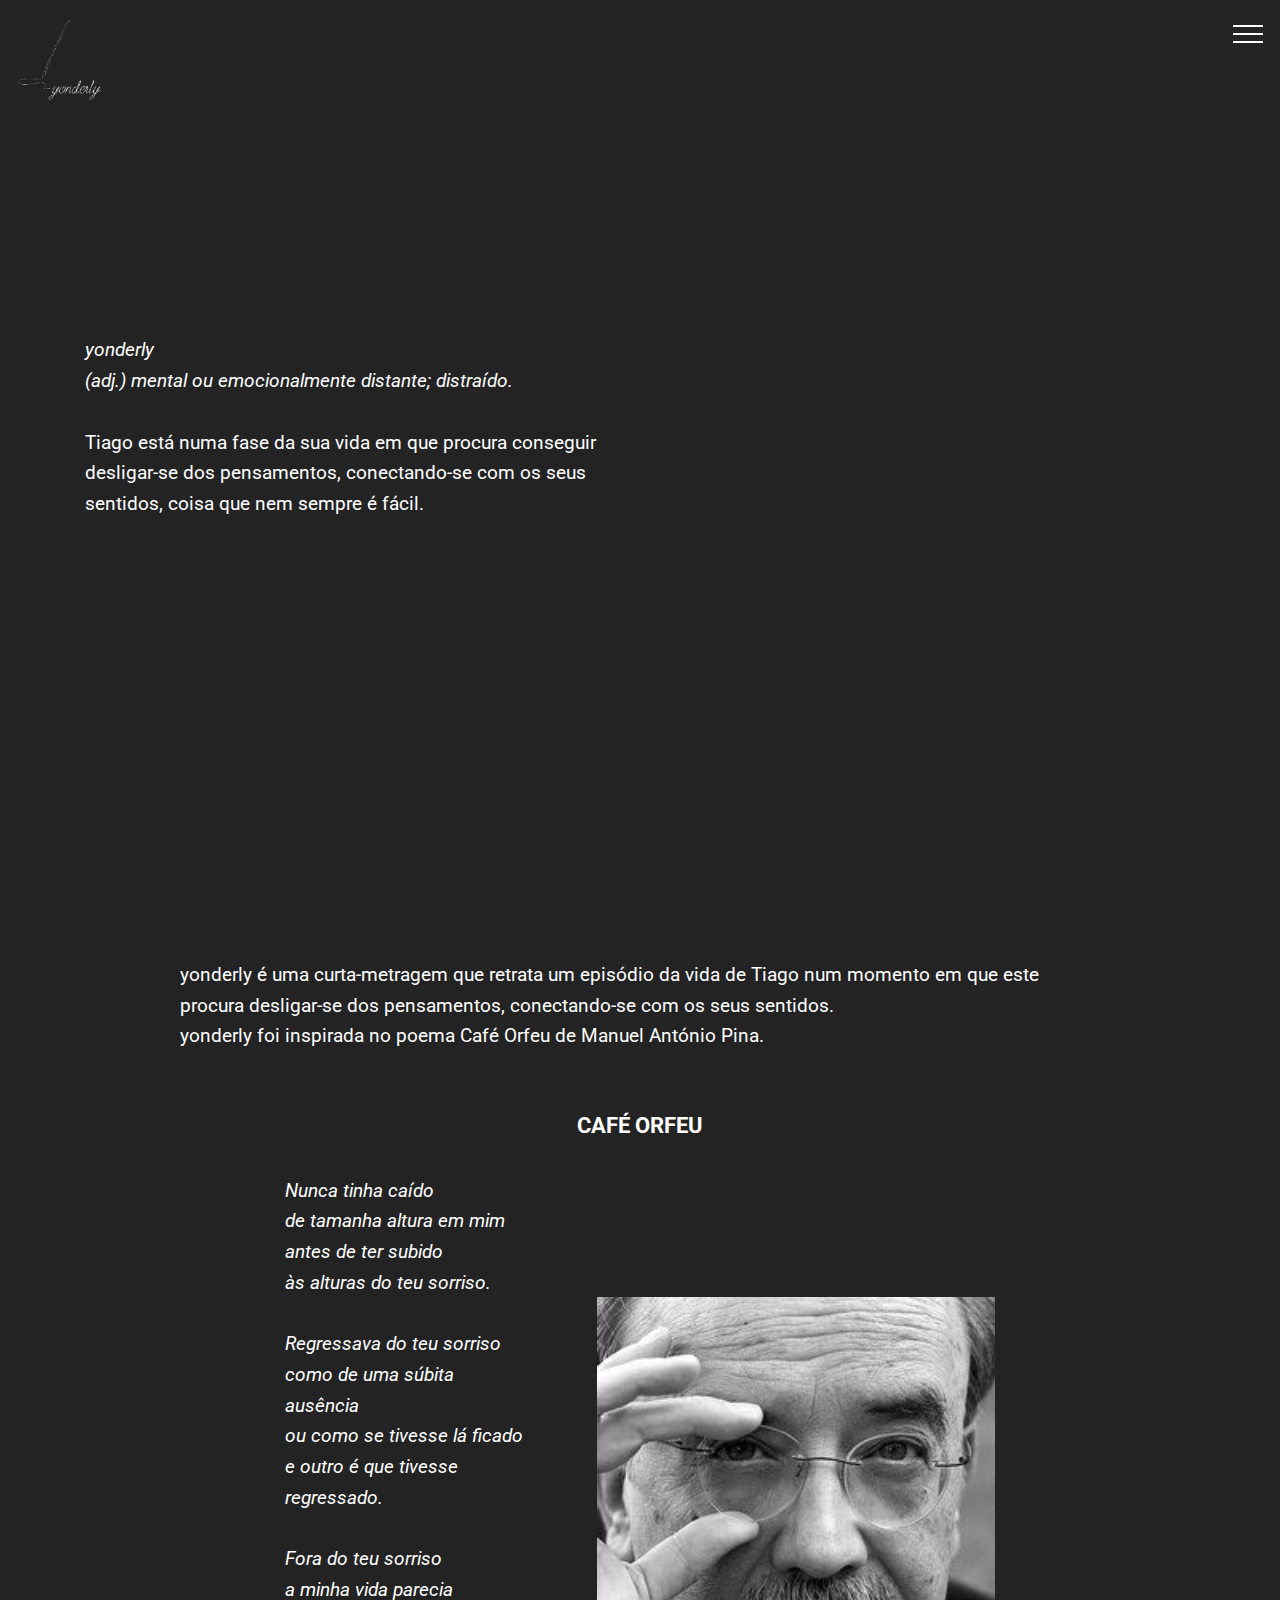
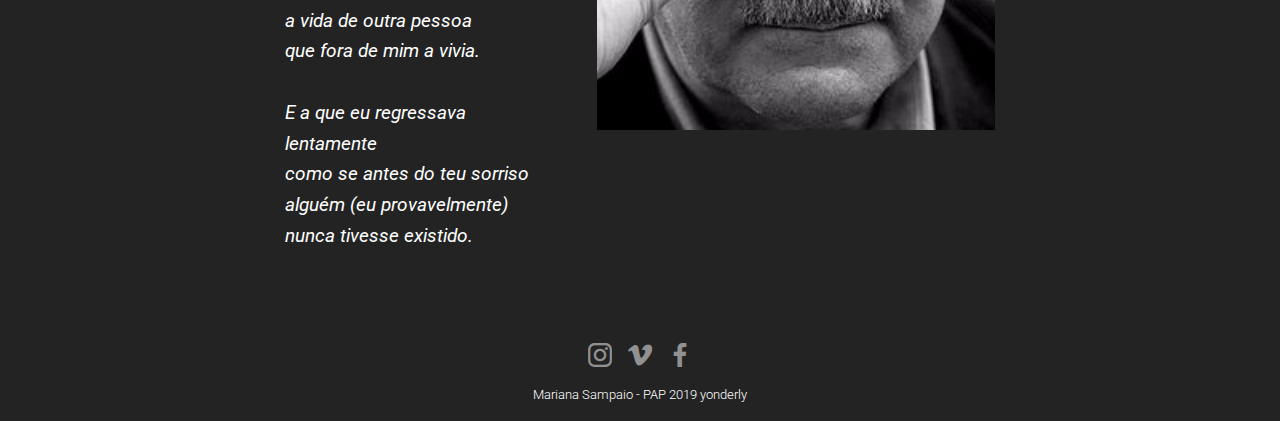
<file: index.html>
<!DOCTYPE html>
<html>
<head>
  <!-- Site made with Mobirise Website Builder v4.4.1, https://mobirise.com -->
  <meta charset="UTF-8">
  <meta http-equiv="X-UA-Compatible" content="IE=edge">
  <meta name="generator" content="Mobirise v4.4.1, mobirise.com">
  <meta name="viewport" content="width=device-width, initial-scale=1">
  <link rel="shortcut icon" href="assets/images/logo-branco-png-prancheta-1-596x842.png" type="image/x-icon">
  <meta name="description" content="">
  <title>Home</title>
  <link rel="stylesheet" href="assets/web/assets/mobirise-icons/mobirise-icons.css">
  <link rel="stylesheet" href="assets/tether/tether.min.css">
  <link rel="stylesheet" href="assets/bootstrap/css/bootstrap.min.css">
  <link rel="stylesheet" href="assets/bootstrap/css/bootstrap-grid.min.css">
  <link rel="stylesheet" href="assets/bootstrap/css/bootstrap-reboot.min.css">
  <link rel="stylesheet" href="assets/dropdown/css/style.css">
  <link rel="stylesheet" href="assets/socicon/css/styles.css">
  <link rel="stylesheet" href="assets/theme/css/style.css">
  <link rel="stylesheet" href="assets/mobirise/css/mbr-additional.css" type="text/css">
  
  
  
</head>
<body>
<section class="menu cid-qNJfAu4Q3C" once="menu" id="menu1-0" data-rv-view="244">

    

    <nav class="navbar navbar-expand beta-menu navbar-dropdown align-items-center navbar-fixed-top collapsed bg-color transparent">
        <button class="navbar-toggler navbar-toggler-right" type="button" data-toggle="collapse" data-target="#navbarSupportedContent" aria-controls="navbarSupportedContent" aria-expanded="false" aria-label="Toggle navigation">
            <div class="hamburger">
                <span></span>
                <span></span>
                <span></span>
                <span></span>
            </div>
        </button>
        <div class="menu-logo">
            <div class="navbar-brand">
                <span class="navbar-logo">
                    <a href="index.html#header7-1t">
                         <img src="assets/images/logo-branco-png-prancheta-1-596x842.png" alt="Mobirise" title="" media-simple="true" style="height: 8rem;">
                    </a>
                </span>
                
            </div>
        </div>
        <div class="collapse navbar-collapse" id="navbarSupportedContent">
            <ul class="navbar-nav nav-dropdown nav-right" data-app-modern-menu="true"><li class="nav-item">
                    <a class="nav-link link text-primary display-4" href="index.html#header7-1t">
                        
                        Home</a>
                </li><li class="nav-item"><a class="nav-link link text-primary display-4" href="index.html#header2-22">
                        
                        Sobre</a></li>
                <li class="nav-item">
                    <a class="nav-link link text-primary display-4" href="index.filme.html#content5-w">
                        
                        Filme</a>
                </li><li class="nav-item"><a class="nav-link link text-primary display-4" href="index.galeria.html#gallery2-11">
                        
                        Galeria</a></li><li class="nav-item"><a class="nav-link link text-primary display-4" href="index.contactos.html#form4-23">
                        
                        Contactos</a></li></ul>
            
        </div>
    </nav>
</section>

<section class="engine"><a href="https://mobirise.co/q">bootstrap slider</a></section><section class="header7 cid-rggSbc477L mbr-fullscreen" id="header7-1t" data-rv-view="246">

    

    

    <div class="container">
        <div class="media-container-row">

            <div class="media-content align-right">
                <h1 class="mbr-section-title mbr-white pb-3 mbr-fonts-style display-1"></h1>
                <div class="mbr-section-text mbr-white pb-3">
                    <p class="mbr-text mbr-fonts-style display-7"><em>yonderly
<br>(adj.) mental ou emocionalmente distante; distraído.<br></em><br>Tiago está numa fase da sua vida em que procura conseguir desligar-se dos pensamentos, conectando-se com os seus sentidos, coisa que nem sempre é fácil.<br></p>
                </div>
                
            </div>

            <div class="mbr-figure" style="width: 95%;"><iframe class="mbr-embedded-video" src="https://player.vimeo.com/video/315316952?autoplay=0&amp;loop=0" width="1280" height="720" frameborder="0" allowfullscreen></iframe></div>

        </div>
    </div>
</section>

<section class="cid-rgWdvjtxSi" id="header2-22" data-rv-view="249">

    

    

    <div class="container align-center">
        <div class="row justify-content-md-center">
            <div class="mbr-white col-md-10">
                
                
                <p class="mbr-text pb-3 mbr-fonts-style display-7">
                    yonderly é uma curta-metragem que retrata um episódio da vida de Tiago num momento em que este procura desligar-se dos pensamentos, conectando-se com os seus sentidos. <br>yonderly foi inspirada no poema Café Orfeu de Manuel António Pina.<br></p>
                
            </div>
        </div>
    </div>
    
</section>

<section class="mbr-section content5 cid-rgX4TigwBe" id="content5-27" data-rv-view="252">

    

    

    <div class="container">
        <div class="media-container-row">
            <div class="title col-12 col-md-8">
                <h2 class="align-center mbr-bold mbr-white pb-3 mbr-fonts-style display-5">
                    CAFÉ ORFEU</h2>
                
                
                
            </div>
        </div>
    </div>
</section>

<section class="mbr-section content7 cid-rgX4iLHGo5" id="content7-26" data-rv-view="255">
          
    

    <div class="container">
        <div class="media-container-row">
            <div class="col-12 col-md-8">
                <div class="media-container-row">
                    <div class="media-content">
                        <div class="mbr-section-text">
                            <p class="mbr-text align-right mb-0 mbr-fonts-style display-7"><em>Nunca tinha caído 
<br>de tamanha altura em mim 
<br>antes de ter subido 
<br>às alturas do teu sorriso. 
</em><br>
<br><em>Regressava do teu sorriso 
<br>como de uma súbita ausência 
<br>ou como se tivesse lá ficado 
<br>e outro é que tivesse regressado. 
</em><br>
<br><em>Fora do teu sorriso 
<br>a minha vida parecia 
<br>a vida de outra pessoa 
<br>que fora de mim a vivia.</em> 
<br>
<br><em>E a que eu regressava lentamente 
<br>como se antes do teu sorriso 
<br>alguém (eu provavelmente) 
<br>nunca tivesse existido.</em></p>
                        </div>
                    </div>
                    <div class="mbr-figure" style="width: 170%;">
                     <img src="assets/images/manuel-antonio-pina-250x296.jpg" alt="Mobirise" title="" media-simple="true">  
                    </div>
                </div>
            </div>
        </div>
    </div>
</section>

<section once="" class="cid-qNOqQypjq7" id="footer7-m" data-rv-view="257">

    

    

    <div class="container">
        <div class="media-container-row align-center mbr-white">
            
            <div class="row social-row">
                <div class="social-list align-right pb-2">
                    
                    
                    
                    
                    
                    
                <div class="soc-item">
                        <a href="https://www.instagram.com/yonderlypap/?hl=pt" target="_blank">
                            <span class="mbr-iconfont mbr-iconfont-social socicon-instagram socicon" style="color: rgb(255, 255, 255);" media-simple="true"></span>
                        </a>
                    </div><div class="soc-item">
                        <a href="https://vimeo.com/yonderlypap" target="_blank">
                            <span class="mbr-iconfont mbr-iconfont-social socicon-vimeo socicon" style="color: rgb(255, 255, 255);" media-simple="true"></span>
                        </a>
                    </div><div class="soc-item">
                        <a href="https://www.facebook.com/yonderlyPAP/?modal=admin_todo_tour" target="_blank">
                            <span class="mbr-iconfont mbr-iconfont-social socicon-facebook socicon" style="color: rgb(255, 255, 255);" media-simple="true"></span>
                        </a>
                    </div></div>
            </div>
            <div class="row row-copirayt">
                <p class="mbr-text mb-0 mbr-fonts-style mbr-white align-center display-7"></p>
            </div>
        </div>
    </div>
</section>

<section once="" class="cid-qUk933iMBi" id="footer6-13" data-rv-view="270">

    

    

    <div class="container">
        <div class="media-container-row align-center mbr-white">
            <div class="col-12">
                <p class="mbr-text mb-0 mbr-fonts-style display-1">
                    Mariana Sampaio - PAP 2019 yonderly</p>
            </div>
        </div>
    </div>
</section>


  <script src="assets/web/assets/jquery/jquery.min.js"></script>
  <script src="assets/popper/popper.min.js"></script>
  <script src="assets/tether/tether.min.js"></script>
  <script src="assets/bootstrap/js/bootstrap.min.js"></script>
  <script src="assets/smooth-scroll/smooth-scroll.js"></script>
  <script src="assets/dropdown/js/script.min.js"></script>
  <script src="assets/touch-swipe/jquery.touch-swipe.min.js"></script>
  <script src="assets/theme/js/script.js"></script>
  
  
</body>
</html>
</file>
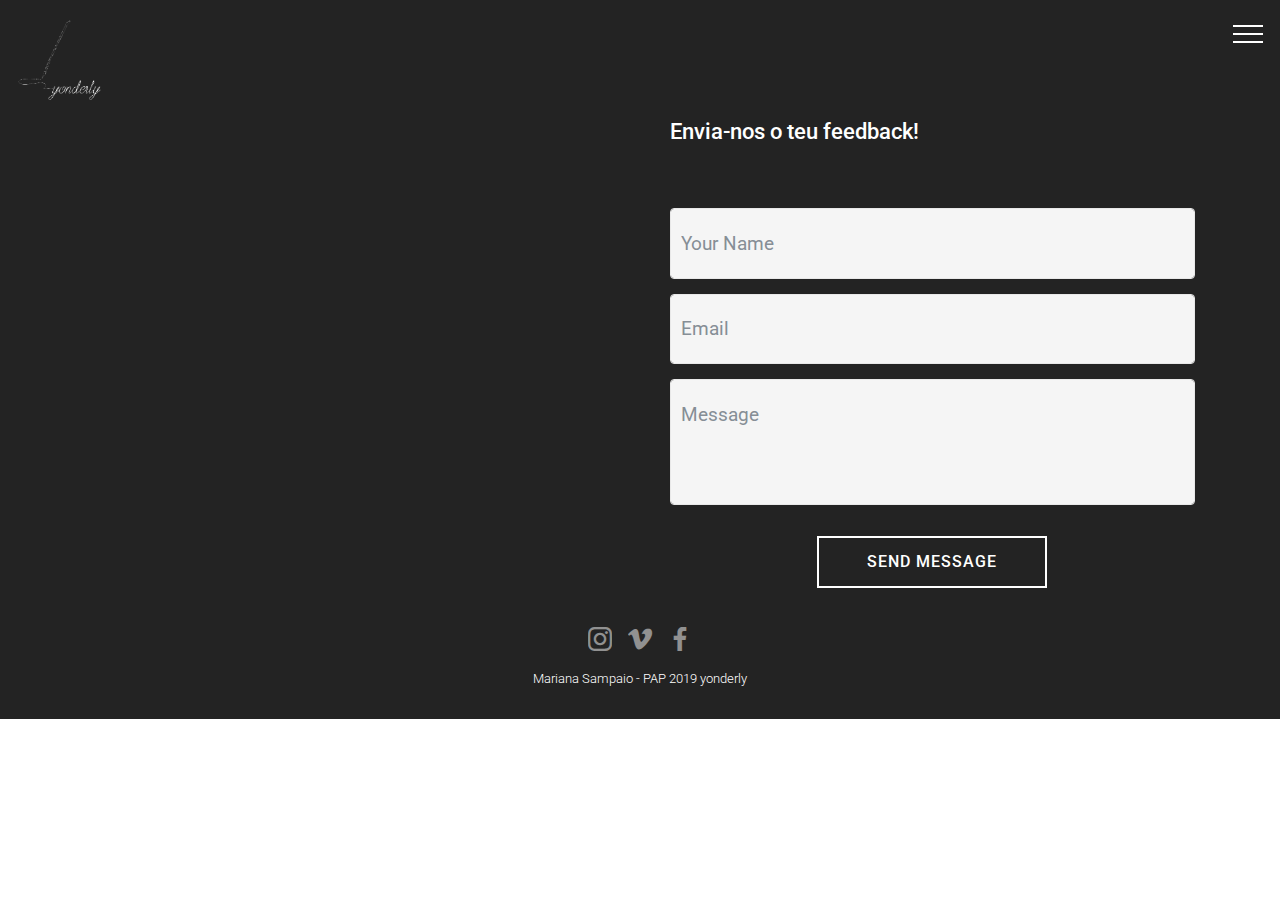
<file: index.contactos.html>
<!DOCTYPE html>
<html>
<head>
  <!-- Site made with Mobirise Website Builder v4.4.1, https://mobirise.com -->
  <meta charset="UTF-8">
  <meta http-equiv="X-UA-Compatible" content="IE=edge">
  <meta name="generator" content="Mobirise v4.4.1, mobirise.com">
  <meta name="viewport" content="width=device-width, initial-scale=1">
  <link rel="shortcut icon" href="assets/images/logo-branco-png-prancheta-1-596x842.png" type="image/x-icon">
  <meta name="description" content="">
  <title>Contactos</title>
  <link rel="stylesheet" href="assets/web/assets/mobirise-icons/mobirise-icons.css">
  <link rel="stylesheet" href="assets/tether/tether.min.css">
  <link rel="stylesheet" href="assets/bootstrap/css/bootstrap.min.css">
  <link rel="stylesheet" href="assets/bootstrap/css/bootstrap-grid.min.css">
  <link rel="stylesheet" href="assets/bootstrap/css/bootstrap-reboot.min.css">
  <link rel="stylesheet" href="assets/socicon/css/styles.css">
  <link rel="stylesheet" href="assets/dropdown/css/style.css">
  <link rel="stylesheet" href="assets/theme/css/style.css">
  <link rel="stylesheet" href="assets/mobirise/css/mbr-additional.css" type="text/css">
  
  
  
</head>
<body>
<section class="menu cid-qNJfAu4Q3C" once="menu" id="menu1-18" data-rv-view="386">

    

    <nav class="navbar navbar-expand beta-menu navbar-dropdown align-items-center navbar-fixed-top collapsed bg-color transparent">
        <button class="navbar-toggler navbar-toggler-right" type="button" data-toggle="collapse" data-target="#navbarSupportedContent" aria-controls="navbarSupportedContent" aria-expanded="false" aria-label="Toggle navigation">
            <div class="hamburger">
                <span></span>
                <span></span>
                <span></span>
                <span></span>
            </div>
        </button>
        <div class="menu-logo">
            <div class="navbar-brand">
                <span class="navbar-logo">
                    <a href="index.html#header7-1t">
                         <img src="assets/images/logo-branco-png-prancheta-1-596x842.png" alt="Mobirise" title="" media-simple="true" style="height: 8rem;">
                    </a>
                </span>
                
            </div>
        </div>
        <div class="collapse navbar-collapse" id="navbarSupportedContent">
            <ul class="navbar-nav nav-dropdown nav-right" data-app-modern-menu="true"><li class="nav-item">
                    <a class="nav-link link text-primary display-4" href="index.html#header7-1t">
                        
                        Home</a>
                </li><li class="nav-item"><a class="nav-link link text-primary display-4" href="index.html#header2-22">
                        
                        Sobre</a></li>
                <li class="nav-item">
                    <a class="nav-link link text-primary display-4" href="index.filme.html#content5-w">
                        
                        Filme</a>
                </li><li class="nav-item"><a class="nav-link link text-primary display-4" href="index.galeria.html#gallery2-11">
                        
                        Galeria</a></li><li class="nav-item"><a class="nav-link link text-primary display-4" href="index.contactos.html#form4-23">
                        
                        Contactos</a></li></ul>
            
        </div>
    </nav>
</section>

<section class="engine"><a href="https://mobirise.co/p">bootstrap navbar</a></section><section class="mbr-section form4 cid-rgWe7cxctv" id="form4-23" data-rv-view="388">

    

    
    <div class="container">
        <div class="row">
            <div class="col-md-6">
                <div class="google-map"><iframe frameborder="0" style="border:0" src="https://www.google.com/maps/embed/v1/place?key=AIzaSyA0Dx_boXQiwvdz8sJHoYeZNVTdoWONYkU&amp;q=place_id:ChIJ94Ds3B1lJA0Rsphu6YfUXtg" allowfullscreen=""></iframe></div>
            </div>
            <div class="col-md-6">
                <h2 class="pb-3 align-left mbr-fonts-style display-5">
                    Envia-nos o teu feedback!</h2>
                <div>
                    <div class="icon-block pb-3">
                        
                        
                    </div>
                    <div class="icon-contacts pb-3">
                        
                        
                    </div>
                </div>
                <div data-form-type="formoid">
                    <div data-form-alert="" hidden="">A sua mensagem foi enviada!</div>
                    <form class="block mbr-form" action="https://mobirise.com/" method="post" data-form-title="Mobirise Form"><input type="hidden" data-form-email="true" value="QWWpDTo2hQ++j1+PZY0PldI+rodAGsnuFMWIYs4blNhvdxGsri6kf+QuCzwLwuC8ygutEV0NJdM6LH5jPO8wCpwlsyliuppIZmydZ8/zVvANk/j8VrVAZPxqz5Z6Pxju">
                        <div class="row">
                            <div class="col-md-6 multi-horizontal" data-for="name">
                                <input type="text" class="form-control input" name="name" data-form-field="Name" placeholder="Your Name" required="" id="name-form4-23">
                            </div>
                            
                            <div class="col-md-12" data-for="email">
                                <input type="text" class="form-control input" name="email" data-form-field="Email" placeholder="Email" required="" id="email-form4-23">
                            </div>
                            <div class="col-md-12" data-for="message">
                                <textarea class="form-control input" name="message" rows="3" data-form-field="Message" placeholder="Message" style="resize:none" id="message-form4-23"></textarea>
                            </div>
                            <div class="input-group-btn col-md-12" style="margin-top: 10px;"><button href="" type="submit" class="btn btn-form btn-white-outline display-4">SEND MESSAGE</button></div>
                        </div>
                    </form>
                </div>
            </div>
        </div>
    </div>
</section>

<section once="" class="cid-qNOrz0CHNC" id="footer7-19" data-rv-view="391">

    

    

    <div class="container">
        <div class="media-container-row align-center mbr-white">
            
            <div class="row social-row">
                <div class="social-list align-right pb-2">
                    
                    
                    
                    
                    
                    
                <div class="soc-item">
                        <a href="https://www.instagram.com/yonderlypap/?hl=pt" target="_blank">
                            <span class="mbr-iconfont mbr-iconfont-social socicon-instagram socicon" style="color: rgb(255, 255, 255);" media-simple="true"></span>
                        </a>
                    </div><div class="soc-item">
                        <a href="https://vimeo.com/yonderlypap" target="_blank">
                            <span class="mbr-iconfont mbr-iconfont-social socicon-vimeo socicon" style="color: rgb(255, 255, 255);" media-simple="true"></span>
                        </a>
                    </div><div class="soc-item">
                        <a href="https://www.facebook.com/yonderlyPAP/?modal=admin_todo_tour" target="_blank">
                            <span class="mbr-iconfont mbr-iconfont-social socicon-facebook socicon" style="color: rgb(255, 255, 255);" media-simple="true"></span>
                        </a>
                    </div></div>
            </div>
            <div class="row row-copirayt">
                <p class="mbr-text mb-0 mbr-fonts-style mbr-white align-center display-7"></p>
            </div>
        </div>
    </div>
</section>

<section once="" class="cid-qUkafckdQs" id="footer6-1a" data-rv-view="404">

    

    

    <div class="container">
        <div class="media-container-row align-center mbr-white">
            <div class="col-12">
                <p class="mbr-text mb-0 mbr-fonts-style display-1">
                    Mariana Sampaio - PAP 2019 yonderly</p>
            </div>
        </div>
    </div>
</section>


  <script src="assets/web/assets/jquery/jquery.min.js"></script>
  <script src="assets/popper/popper.min.js"></script>
  <script src="assets/tether/tether.min.js"></script>
  <script src="assets/bootstrap/js/bootstrap.min.js"></script>
  <script src="assets/dropdown/js/script.min.js"></script>
  <script src="assets/touch-swipe/jquery.touch-swipe.min.js"></script>
  <script src="assets/smooth-scroll/smooth-scroll.js"></script>
  <script src="assets/theme/js/script.js"></script>
  <script src="assets/formoid/formoid.min.js"></script>
  
  
</body>
</html>
</file>
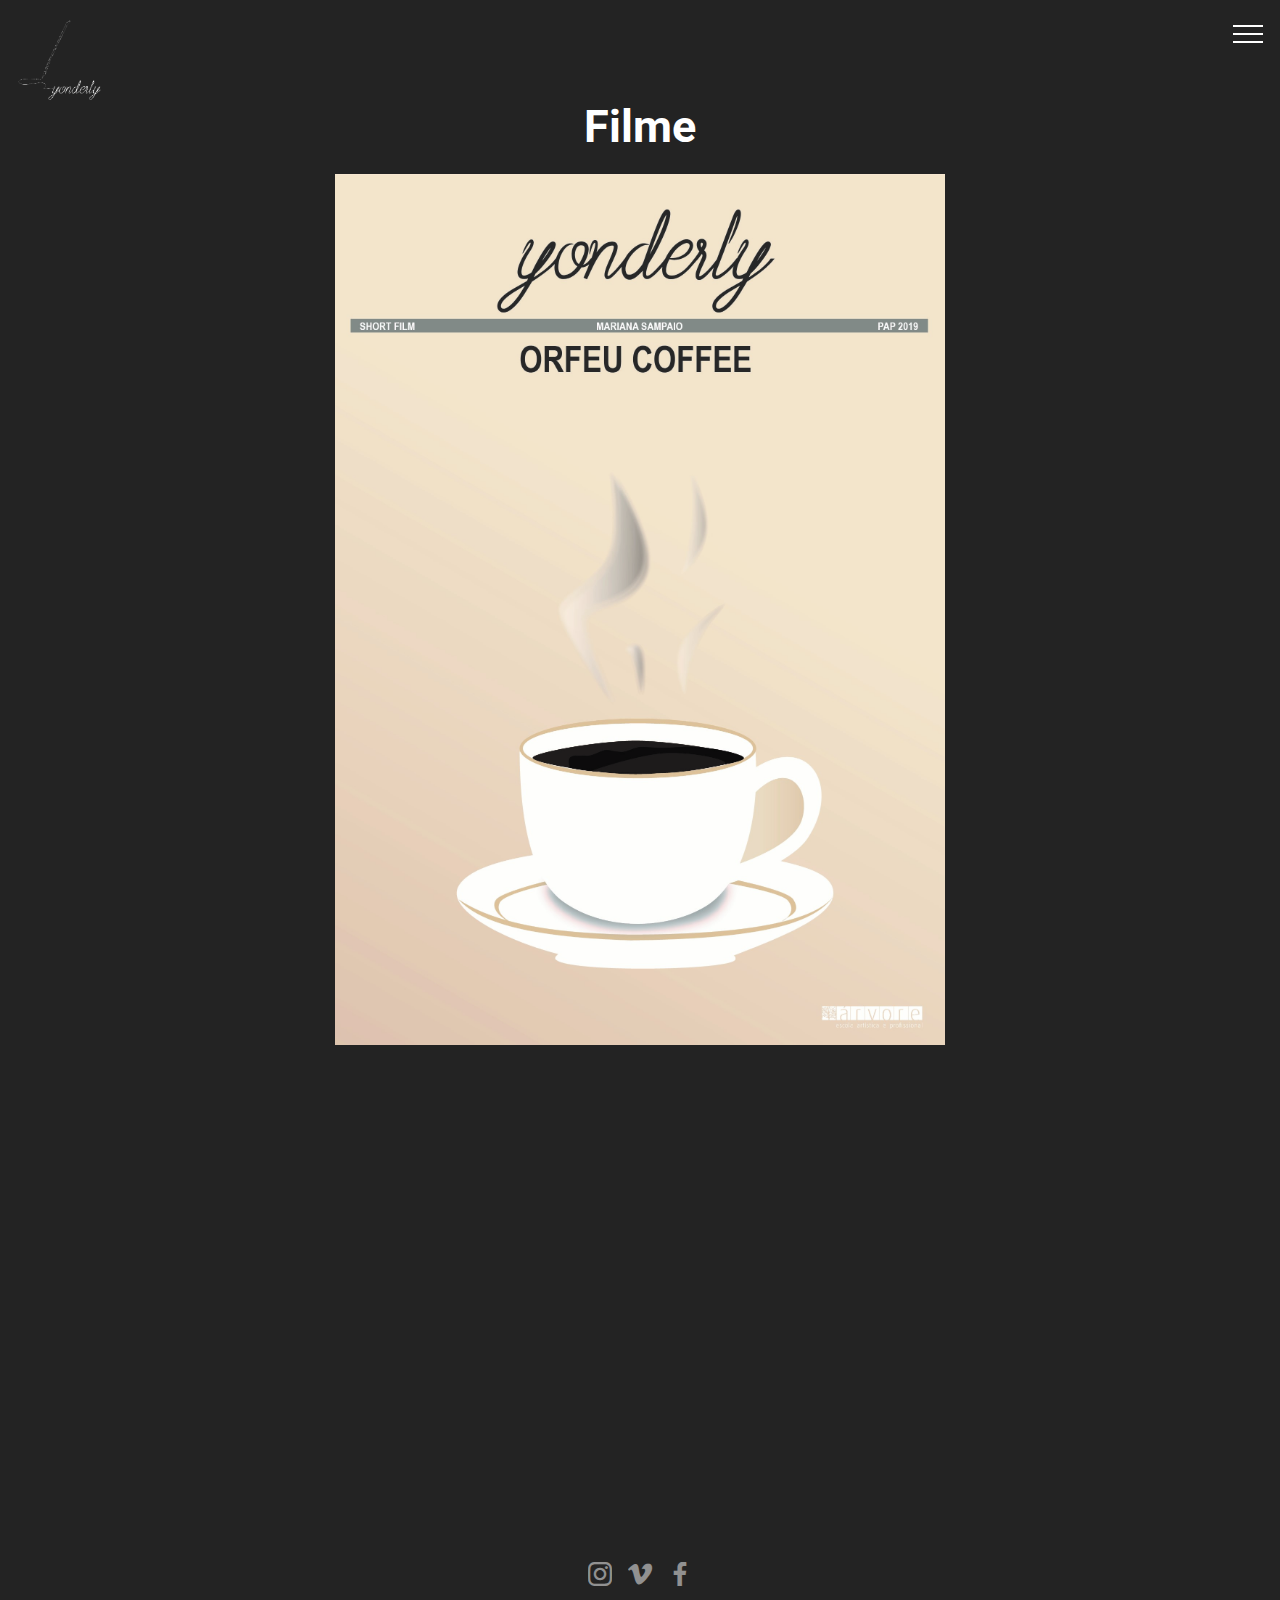
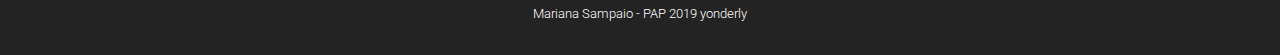
<file: index.filme.html>
<!DOCTYPE html>
<html>
<head>
  <!-- Site made with Mobirise Website Builder v4.4.1, https://mobirise.com -->
  <meta charset="UTF-8">
  <meta http-equiv="X-UA-Compatible" content="IE=edge">
  <meta name="generator" content="Mobirise v4.4.1, mobirise.com">
  <meta name="viewport" content="width=device-width, initial-scale=1">
  <link rel="shortcut icon" href="assets/images/logo-branco-png-prancheta-1-596x842.png" type="image/x-icon">
  <meta name="description" content="">
  <title>Filme</title>
  <link rel="stylesheet" href="assets/web/assets/mobirise-icons/mobirise-icons.css">
  <link rel="stylesheet" href="assets/tether/tether.min.css">
  <link rel="stylesheet" href="assets/bootstrap/css/bootstrap.min.css">
  <link rel="stylesheet" href="assets/bootstrap/css/bootstrap-grid.min.css">
  <link rel="stylesheet" href="assets/bootstrap/css/bootstrap-reboot.min.css">
  <link rel="stylesheet" href="assets/dropdown/css/style.css">
  <link rel="stylesheet" href="assets/socicon/css/styles.css">
  <link rel="stylesheet" href="assets/theme/css/style.css">
  <link rel="stylesheet" href="assets/mobirise/css/mbr-additional.css" type="text/css">
  
  
  
</head>
<body>
<section class="menu cid-qNJfAu4Q3C" once="menu" id="menu1-s" data-rv-view="273">

    

    <nav class="navbar navbar-expand beta-menu navbar-dropdown align-items-center navbar-fixed-top collapsed bg-color transparent">
        <button class="navbar-toggler navbar-toggler-right" type="button" data-toggle="collapse" data-target="#navbarSupportedContent" aria-controls="navbarSupportedContent" aria-expanded="false" aria-label="Toggle navigation">
            <div class="hamburger">
                <span></span>
                <span></span>
                <span></span>
                <span></span>
            </div>
        </button>
        <div class="menu-logo">
            <div class="navbar-brand">
                <span class="navbar-logo">
                    <a href="index.html#header7-1t">
                         <img src="assets/images/logo-branco-png-prancheta-1-596x842.png" alt="Mobirise" title="" media-simple="true" style="height: 8rem;">
                    </a>
                </span>
                
            </div>
        </div>
        <div class="collapse navbar-collapse" id="navbarSupportedContent">
            <ul class="navbar-nav nav-dropdown nav-right" data-app-modern-menu="true"><li class="nav-item">
                    <a class="nav-link link text-primary display-4" href="index.html#header7-1t">
                        
                        Home</a>
                </li><li class="nav-item"><a class="nav-link link text-primary display-4" href="index.html#header2-22">
                        
                        Sobre</a></li>
                <li class="nav-item">
                    <a class="nav-link link text-primary display-4" href="index.filme.html#content5-w">
                        
                        Filme</a>
                </li><li class="nav-item"><a class="nav-link link text-primary display-4" href="index.galeria.html#gallery2-11">
                        
                        Galeria</a></li><li class="nav-item"><a class="nav-link link text-primary display-4" href="index.contactos.html#form4-23">
                        
                        Contactos</a></li></ul>
            
        </div>
    </nav>
</section>

<section class="engine"><a href="https://mobirise.co/i">how to build a website</a></section><section class="mbr-section content5 cid-qUdBXFLk4j" id="content5-w" data-rv-view="275">

    

    

    <div class="container">
        <div class="media-container-row">
            <div class="title col-12 col-md-8">
                <h2 class="align-center mbr-bold mbr-white pb-3 mbr-fonts-style display-2">Filme</h2>
                
                
                
            </div>
        </div>
    </div>
</section>

<section class="cid-rgh529ZUrI" id="image1-1u" data-rv-view="278">

    

    <figure class="mbr-figure container">
            <div class="image-block" style="width: 55%;">
                <a href="Filme.html#video3-x"><img src="assets/images/cartaz-final-1682x2401.png" width="1400" alt="Mobirise" title="" media-simple="true"></a>
                
            </div>
    </figure>
</section>

<section class="cid-qQgavifXLy" id="video3-x" data-rv-view="280">

    
    
    <figure class="mbr-figure align-center container">
        <div class="video-block" style="width: 56%;">
            <div><iframe class="mbr-embedded-video" src="https://player.vimeo.com/video/315535381?autoplay=0&amp;loop=0" width="1280" height="720" frameborder="0" allowfullscreen></iframe></div>
        </div>
    </figure>
</section>

<section once="" class="cid-qNOqQypjq7" id="footer7-y" data-rv-view="282">

    

    

    <div class="container">
        <div class="media-container-row align-center mbr-white">
            
            <div class="row social-row">
                <div class="social-list align-right pb-2">
                    
                    
                    
                    
                    
                    
                <div class="soc-item">
                        <a href="https://www.instagram.com/yonderlypap/?hl=pt" target="_blank">
                            <span class="mbr-iconfont mbr-iconfont-social socicon-instagram socicon" style="color: rgb(255, 255, 255);" media-simple="true"></span>
                        </a>
                    </div><div class="soc-item">
                        <a href="https://vimeo.com/yonderlypap" target="_blank">
                            <span class="mbr-iconfont mbr-iconfont-social socicon-vimeo socicon" style="color: rgb(255, 255, 255);" media-simple="true"></span>
                        </a>
                    </div><div class="soc-item">
                        <a href="https://www.facebook.com/yonderlyPAP/?modal=admin_todo_tour" target="_blank">
                            <span class="mbr-iconfont mbr-iconfont-social socicon-facebook socicon" style="color: rgb(255, 255, 255);" media-simple="true"></span>
                        </a>
                    </div></div>
            </div>
            <div class="row row-copirayt">
                <p class="mbr-text mb-0 mbr-fonts-style mbr-white align-center display-7"></p>
            </div>
        </div>
    </div>
</section>

<section once="" class="cid-qUk9Mn2eZJ" id="footer6-14" data-rv-view="295">

    

    

    <div class="container">
        <div class="media-container-row align-center mbr-white">
            <div class="col-12">
                <p class="mbr-text mb-0 mbr-fonts-style display-1">
                    Mariana Sampaio - PAP 2019 yonderly</p>
            </div>
        </div>
    </div>
</section>


  <script src="assets/web/assets/jquery/jquery.min.js"></script>
  <script src="assets/popper/popper.min.js"></script>
  <script src="assets/tether/tether.min.js"></script>
  <script src="assets/bootstrap/js/bootstrap.min.js"></script>
  <script src="assets/smooth-scroll/smooth-scroll.js"></script>
  <script src="assets/dropdown/js/script.min.js"></script>
  <script src="assets/touch-swipe/jquery.touch-swipe.min.js"></script>
  <script src="assets/theme/js/script.js"></script>
  
  
</body>
</html>
</file>
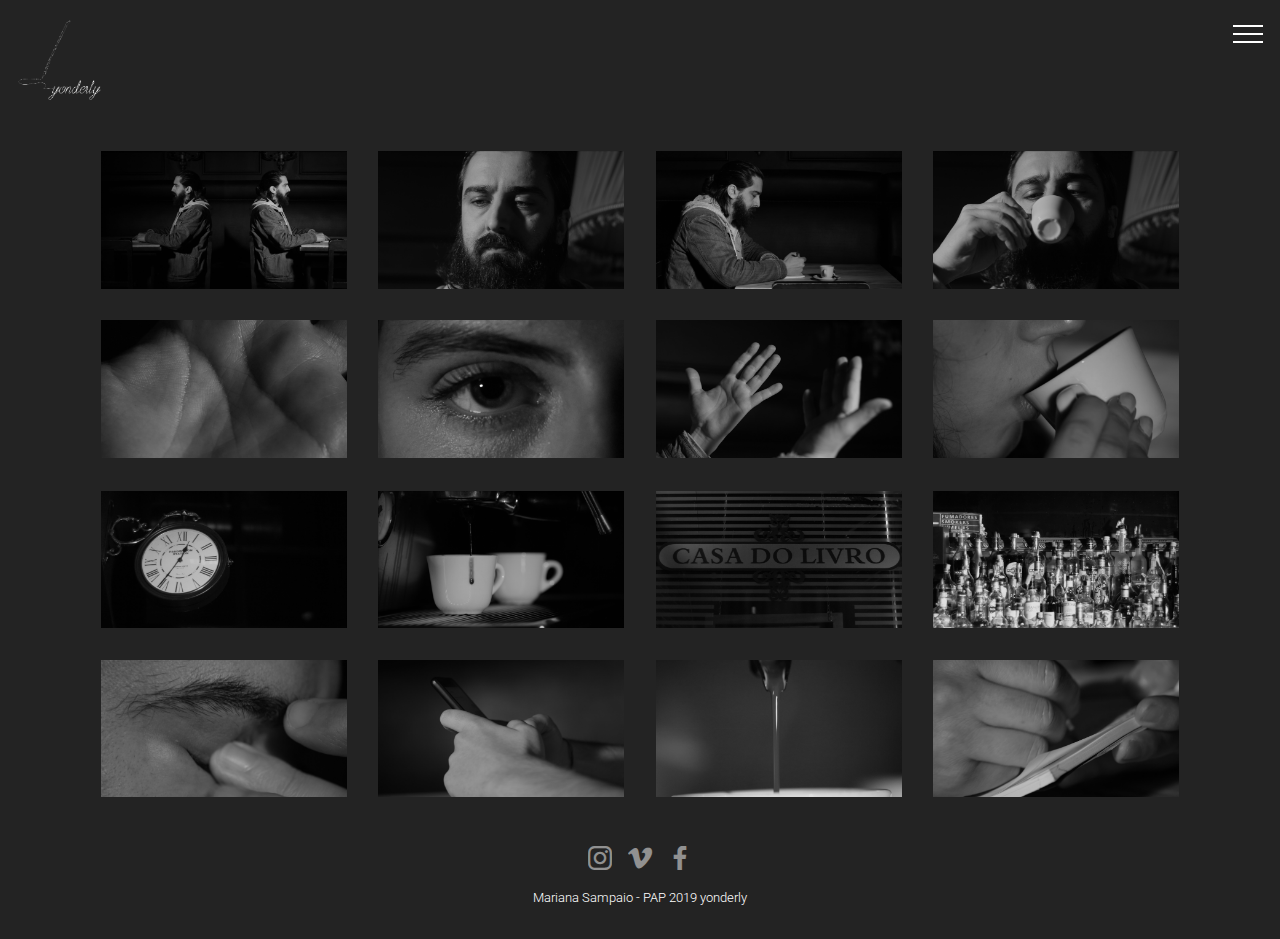
<file: index.galeria.html>
<!DOCTYPE html>
<html>
<head>
  <!-- Site made with Mobirise Website Builder v4.4.1, https://mobirise.com -->
  <meta charset="UTF-8">
  <meta http-equiv="X-UA-Compatible" content="IE=edge">
  <meta name="generator" content="Mobirise v4.4.1, mobirise.com">
  <meta name="viewport" content="width=device-width, initial-scale=1">
  <link rel="shortcut icon" href="assets/images/logo-branco-png-prancheta-1-596x842.png" type="image/x-icon">
  <meta name="description" content="">
  <title>Galeria</title>
  <link rel="stylesheet" href="assets/web/assets/mobirise-icons/mobirise-icons.css">
  <link rel="stylesheet" href="assets/tether/tether.min.css">
  <link rel="stylesheet" href="assets/bootstrap/css/bootstrap.min.css">
  <link rel="stylesheet" href="assets/bootstrap/css/bootstrap-grid.min.css">
  <link rel="stylesheet" href="assets/bootstrap/css/bootstrap-reboot.min.css">
  <link rel="stylesheet" href="assets/socicon/css/styles.css">
  <link rel="stylesheet" href="assets/dropdown/css/style.css">
  <link rel="stylesheet" href="assets/theme/css/style.css">
  <link rel="stylesheet" href="assets/mobirise-gallery/style.css">
  <link rel="stylesheet" href="assets/mobirise/css/mbr-additional.css" type="text/css">
  
  
  
</head>
<body>
<section class="menu cid-qNJfAu4Q3C" once="menu" id="menu1-2" data-rv-view="368">

    

    <nav class="navbar navbar-expand beta-menu navbar-dropdown align-items-center navbar-fixed-top collapsed bg-color transparent">
        <button class="navbar-toggler navbar-toggler-right" type="button" data-toggle="collapse" data-target="#navbarSupportedContent" aria-controls="navbarSupportedContent" aria-expanded="false" aria-label="Toggle navigation">
            <div class="hamburger">
                <span></span>
                <span></span>
                <span></span>
                <span></span>
            </div>
        </button>
        <div class="menu-logo">
            <div class="navbar-brand">
                <span class="navbar-logo">
                    <a href="index.html#header7-1t">
                         <img src="assets/images/logo-branco-png-prancheta-1-596x842.png" alt="Mobirise" title="" media-simple="true" style="height: 8rem;">
                    </a>
                </span>
                
            </div>
        </div>
        <div class="collapse navbar-collapse" id="navbarSupportedContent">
            <ul class="navbar-nav nav-dropdown nav-right" data-app-modern-menu="true"><li class="nav-item">
                    <a class="nav-link link text-primary display-4" href="index.html#header7-1t">
                        
                        Home</a>
                </li><li class="nav-item"><a class="nav-link link text-primary display-4" href="index.html#header2-22">
                        
                        Sobre</a></li>
                <li class="nav-item">
                    <a class="nav-link link text-primary display-4" href="index.filme.html#content5-w">
                        
                        Filme</a>
                </li><li class="nav-item"><a class="nav-link link text-primary display-4" href="index.galeria.html#gallery2-11">
                        
                        Galeria</a></li><li class="nav-item"><a class="nav-link link text-primary display-4" href="index.contactos.html#form4-23">
                        
                        Contactos</a></li></ul>
            
        </div>
    </nav>
</section>

<section class="engine"><a href="https://mobirise.co/g">how to create your own website</a></section><section class="mbr-gallery mbr-slider-carousel cid-qUe9FmwqaA" id="gallery2-11" data-rv-view="298">

    

    <div class="container">
        <div><!-- Filter --><!-- Gallery --><div class="mbr-gallery-row"><div class="mbr-gallery-layout-default"><div><div><div class="mbr-gallery-item mbr-gallery-item--p2" data-video-url="false" data-tags="Awesome"><div href="#lb-gallery2-11" data-slide-to="0" data-toggle="modal"><img src="assets/images/50996724-2285903001686989-1860099487779782656-n-960x539-800x449.png" alt=""><span class="icon-focus"></span></div></div><div class="mbr-gallery-item mbr-gallery-item--p2" data-video-url="false" data-tags="Responsive"><div href="#lb-gallery2-11" data-slide-to="1" data-toggle="modal"><img src="assets/images/51206933-348549135735776-4645249590117793792-n-960x539-800x449.png" alt=""><span class="icon-focus"></span></div></div><div class="mbr-gallery-item mbr-gallery-item--p2" data-video-url="false" data-tags="Creative"><div href="#lb-gallery2-11" data-slide-to="2" data-toggle="modal"><img src="assets/images/50906906-588032528286711-5001312789956919296-n-960x539-800x449.png" alt=""><span class="icon-focus"></span></div></div><div class="mbr-gallery-item mbr-gallery-item--p2" data-video-url="false" data-tags="Animated"><div href="#lb-gallery2-11" data-slide-to="3" data-toggle="modal"><img src="assets/images/50875321-1583124528498616-1447103983876308992-n-960x539-800x449.png" alt=""><span class="icon-focus"></span></div></div><div class="mbr-gallery-item mbr-gallery-item--p2" data-video-url="false" data-tags="Awesome"><div href="#lb-gallery2-11" data-slide-to="4" data-toggle="modal"><img src="assets/images/50813546-795569640835892-5927967115238703104-n-960x539-800x449.png" alt=""><span class="icon-focus"></span></div></div><div class="mbr-gallery-item mbr-gallery-item--p2" data-video-url="false" data-tags="Awesome"><div href="#lb-gallery2-11" data-slide-to="5" data-toggle="modal"><img src="assets/images/50892379-363199171181539-3517866399139627008-n-960x539-800x449.png" alt=""><span class="icon-focus"></span></div></div><div class="mbr-gallery-item mbr-gallery-item--p2" data-video-url="false" data-tags="Responsive"><div href="#lb-gallery2-11" data-slide-to="6" data-toggle="modal"><img src="assets/images/51046992-2154241131555975-4568149768898871296-n-960x539-800x449.png" alt=""><span class="icon-focus"></span></div></div><div class="mbr-gallery-item mbr-gallery-item--p2" data-video-url="false" data-tags="Animated"><div href="#lb-gallery2-11" data-slide-to="7" data-toggle="modal"><img src="assets/images/51152214-2266750173567689-5328182920991473664-n-960x539-800x449.png" alt=""><span class="icon-focus"></span></div></div></div></div><div class="clearfix"></div></div></div><!-- Lightbox --><div data-app-prevent-settings="" class="mbr-slider modal fade carousel slide" tabindex="-1" data-keyboard="true" data-interval="false" id="lb-gallery2-11"><div class="modal-dialog"><div class="modal-content"><div class="modal-body"><div class="carousel-inner"><div class="carousel-item"><img src="assets/images/50996724-2285903001686989-1860099487779782656-n-960x539.png" alt=""></div><div class="carousel-item"><img src="assets/images/51206933-348549135735776-4645249590117793792-n-960x539.png" alt=""></div><div class="carousel-item"><img src="assets/images/50906906-588032528286711-5001312789956919296-n-960x539.png" alt=""></div><div class="carousel-item"><img src="assets/images/50875321-1583124528498616-1447103983876308992-n-960x539.png" alt=""></div><div class="carousel-item active"><img src="assets/images/50813546-795569640835892-5927967115238703104-n-960x539.png" alt=""></div><div class="carousel-item"><img src="assets/images/50892379-363199171181539-3517866399139627008-n-960x539.png" alt=""></div><div class="carousel-item"><img src="assets/images/51046992-2154241131555975-4568149768898871296-n-960x539.png" alt=""></div><div class="carousel-item"><img src="assets/images/51152214-2266750173567689-5328182920991473664-n-960x539.png" alt=""></div></div><a class="carousel-control carousel-control-prev" role="button" data-slide="prev" href="#lb-gallery2-11"><span class="mbri-left mbr-iconfont" aria-hidden="true"></span><span class="sr-only">Previous</span></a><a class="carousel-control carousel-control-next" role="button" data-slide="next" href="#lb-gallery2-11"><span class="mbri-right mbr-iconfont" aria-hidden="true"></span><span class="sr-only">Next</span></a><a class="close" href="#" role="button" data-dismiss="modal"><span class="sr-only">Close</span></a></div></div></div></div></div>
    </div>

</section>

<section class="mbr-gallery mbr-slider-carousel cid-qUeb71WXHm" id="gallery2-12" data-rv-view="333">

    

    <div class="container">
        <div><!-- Filter --><!-- Gallery --><div class="mbr-gallery-row"><div class="mbr-gallery-layout-default"><div><div><div class="mbr-gallery-item mbr-gallery-item--p2" data-video-url="false" data-tags="Awesome"><div href="#lb-gallery2-12" data-slide-to="0" data-toggle="modal"><img src="assets/images/50655426-519089341932407-6548888192169279488-n-960x539-800x449.png" alt=""><span class="icon-focus"></span></div></div><div class="mbr-gallery-item mbr-gallery-item--p2" data-video-url="false" data-tags="Responsive"><div href="#lb-gallery2-12" data-slide-to="1" data-toggle="modal"><img src="assets/images/51007907-1310343579106095-7100477480351301632-n-960x539-800x449.png" alt=""><span class="icon-focus"></span></div></div><div class="mbr-gallery-item mbr-gallery-item--p2" data-video-url="false" data-tags="Creative"><div href="#lb-gallery2-12" data-slide-to="2" data-toggle="modal"><img src="assets/images/50778321-617226662058840-705899989884207104-n-960x539-800x449.png" alt=""><span class="icon-focus"></span></div></div><div class="mbr-gallery-item mbr-gallery-item--p2" data-video-url="false" data-tags="Animated"><div href="#lb-gallery2-12" data-slide-to="3" data-toggle="modal"><img src="assets/images/51400201-241408310131807-7640161548685541376-n-960x539-800x449.png" alt=""><span class="icon-focus"></span></div></div><div class="mbr-gallery-item mbr-gallery-item--p2" data-video-url="false" data-tags="Awesome"><div href="#lb-gallery2-12" data-slide-to="4" data-toggle="modal"><img src="assets/images/50618282-322521468606057-6247642914059452416-n-960x539-800x449.png" alt=""><span class="icon-focus"></span></div></div><div class="mbr-gallery-item mbr-gallery-item--p2" data-video-url="false" data-tags="Awesome"><div href="#lb-gallery2-12" data-slide-to="5" data-toggle="modal"><img src="assets/images/50879403-979372682262983-6893123245348749312-n-960x539-800x449.png" alt=""><span class="icon-focus"></span></div></div><div class="mbr-gallery-item mbr-gallery-item--p2" data-video-url="false" data-tags="Responsive"><div href="#lb-gallery2-12" data-slide-to="6" data-toggle="modal"><img src="assets/images/50921806-341423883126148-1340472281062703104-n-960x539-800x449.png" alt=""><span class="icon-focus"></span></div></div><div class="mbr-gallery-item mbr-gallery-item--p2" data-video-url="false" data-tags="Animated"><div href="#lb-gallery2-12" data-slide-to="7" data-toggle="modal"><img src="assets/images/50958893-525919011228322-4138306590056906752-n-960x539-800x449.png" alt=""><span class="icon-focus"></span></div></div></div></div><div class="clearfix"></div></div></div><!-- Lightbox --><div data-app-prevent-settings="" class="mbr-slider modal fade carousel slide" tabindex="-1" data-keyboard="true" data-interval="false" id="lb-gallery2-12"><div class="modal-dialog"><div class="modal-content"><div class="modal-body"><div class="carousel-inner"><div class="carousel-item"><img src="assets/images/50655426-519089341932407-6548888192169279488-n-960x539.png" alt=""></div><div class="carousel-item"><img src="assets/images/51007907-1310343579106095-7100477480351301632-n-960x539.png" alt=""></div><div class="carousel-item"><img src="assets/images/50778321-617226662058840-705899989884207104-n-960x539.png" alt=""></div><div class="carousel-item"><img src="assets/images/51400201-241408310131807-7640161548685541376-n-960x539.png" alt=""></div><div class="carousel-item"><img src="assets/images/50618282-322521468606057-6247642914059452416-n-960x539.png" alt=""></div><div class="carousel-item"><img src="assets/images/50879403-979372682262983-6893123245348749312-n-960x539.png" alt=""></div><div class="carousel-item"><img src="assets/images/50921806-341423883126148-1340472281062703104-n-960x539.png" alt=""></div><div class="carousel-item active"><img src="assets/images/50958893-525919011228322-4138306590056906752-n-960x539.png" alt=""></div></div><a class="carousel-control carousel-control-prev" role="button" data-slide="prev" href="#lb-gallery2-12"><span class="mbri-left mbr-iconfont" aria-hidden="true"></span><span class="sr-only">Previous</span></a><a class="carousel-control carousel-control-next" role="button" data-slide="next" href="#lb-gallery2-12"><span class="mbri-right mbr-iconfont" aria-hidden="true"></span><span class="sr-only">Next</span></a><a class="close" href="#" role="button" data-dismiss="modal"><span class="sr-only">Close</span></a></div></div></div></div></div>
    </div>

</section>

<section once="" class="cid-qNOrz0CHNC" id="footer7-o" data-rv-view="370">

    

    

    <div class="container">
        <div class="media-container-row align-center mbr-white">
            
            <div class="row social-row">
                <div class="social-list align-right pb-2">
                    
                    
                    
                    
                    
                    
                <div class="soc-item">
                        <a href="https://www.instagram.com/yonderlypap/?hl=pt" target="_blank">
                            <span class="mbr-iconfont mbr-iconfont-social socicon-instagram socicon" style="color: rgb(255, 255, 255);" media-simple="true"></span>
                        </a>
                    </div><div class="soc-item">
                        <a href="https://vimeo.com/yonderlypap" target="_blank">
                            <span class="mbr-iconfont mbr-iconfont-social socicon-vimeo socicon" style="color: rgb(255, 255, 255);" media-simple="true"></span>
                        </a>
                    </div><div class="soc-item">
                        <a href="https://www.facebook.com/yonderlyPAP/?modal=admin_todo_tour" target="_blank">
                            <span class="mbr-iconfont mbr-iconfont-social socicon-facebook socicon" style="color: rgb(255, 255, 255);" media-simple="true"></span>
                        </a>
                    </div></div>
            </div>
            <div class="row row-copirayt">
                <p class="mbr-text mb-0 mbr-fonts-style mbr-white align-center display-7"></p>
            </div>
        </div>
    </div>
</section>

<section once="" class="cid-qUkafckdQs" id="footer6-15" data-rv-view="383">

    

    

    <div class="container">
        <div class="media-container-row align-center mbr-white">
            <div class="col-12">
                <p class="mbr-text mb-0 mbr-fonts-style display-1">
                    Mariana Sampaio - PAP 2019 yonderly</p>
            </div>
        </div>
    </div>
</section>


  <script src="assets/web/assets/jquery/jquery.min.js"></script>
  <script src="assets/popper/popper.min.js"></script>
  <script src="assets/tether/tether.min.js"></script>
  <script src="assets/bootstrap/js/bootstrap.min.js"></script>
  <script src="assets/smooth-scroll/smooth-scroll.js"></script>
  <script src="assets/masonry/masonry.pkgd.min.js"></script>
  <script src="assets/imagesloaded/imagesloaded.pkgd.min.js"></script>
  <script src="assets/touch-swipe/jquery.touch-swipe.min.js"></script>
  <script src="assets/jquery-mb-vimeo_player/jquery.mb.vimeo_player.js"></script>
  <script src="assets/dropdown/js/script.min.js"></script>
  <script src="assets/bootstrap-carousel-swipe/bootstrap-carousel-swipe.js"></script>
  <script src="assets/theme/js/script.js"></script>
  <script src="assets/mobirise-slider-video/script.js"></script>
  <script src="assets/mobirise-gallery/player.min.js"></script>
  <script src="assets/mobirise-gallery/script.js"></script>
  
  
</body>
</html>
</file>
<file: assets/web/assets/mobirise-icons/mobirise-icons.css>
@font-face {
  font-family: 'MobiriseIcons';
  src:  url('mobirise-icons.eot?spat4u');
  src:  url('mobirise-icons.eot?spat4u#iefix') format('embedded-opentype'),
    url('mobirise-icons.ttf?spat4u') format('truetype'),
    url('mobirise-icons.woff?spat4u') format('woff'),
    url('mobirise-icons.svg?spat4u#MobiriseIcons') format('svg');
  font-weight: normal;
  font-style: normal;
}

[class^="mbri-"], [class*=" mbri-"] {
  /* use !important to prevent issues with browser extensions that change fonts */
  font-family: MobiriseIcons !important;
  speak: none;
  font-style: normal;
  font-weight: normal;
  font-variant: normal;
  text-transform: none;
  line-height: 1;

  /* Better Font Rendering =========== */
  -webkit-font-smoothing: antialiased;
  -moz-osx-font-smoothing: grayscale;
}

.mbri-add-submenu:before {
  content: "\e900";
}
.mbri-alert:before {
  content: "\e901";
}
.mbri-align-center:before {
  content: "\e902";
}
.mbri-align-justify:before {
  content: "\e903";
}
.mbri-align-left:before {
  content: "\e904";
}
.mbri-align-right:before {
  content: "\e905";
}
.mbri-android:before {
  content: "\e906";
}
.mbri-apple:before {
  content: "\e907";
}
.mbri-arrow-down:before {
  content: "\e908";
}
.mbri-arrow-next:before {
  content: "\e909";
}
.mbri-arrow-prev:before {
  content: "\e90a";
}
.mbri-arrow-up:before {
  content: "\e90b";
}
.mbri-bold:before {
  content: "\e90c";
}
.mbri-bookmark:before {
  content: "\e90d";
}
.mbri-bootstrap:before {
  content: "\e90e";
}
.mbri-briefcase:before {
  content: "\e90f";
}
.mbri-browse:before {
  content: "\e910";
}
.mbri-bulleted-list:before {
  content: "\e911";
}
.mbri-calendar:before {
  content: "\e912";
}
.mbri-camera:before {
  content: "\e913";
}
.mbri-cart-add:before {
  content: "\e914";
}
.mbri-cart-full:before {
  content: "\e915";
}
.mbri-cash:before {
  content: "\e916";
}
.mbri-change-style:before {
  content: "\e917";
}
.mbri-chat:before {
  content: "\e918";
}
.mbri-clock:before {
  content: "\e919";
}
.mbri-close:before {
  content: "\e91a";
}
.mbri-cloud:before {
  content: "\e91b";
}
.mbri-code:before {
  content: "\e91c";
}
.mbri-contact-form:before {
  content: "\e91d";
}
.mbri-credit-card:before {
  content: "\e91e";
}
.mbri-cursor-click:before {
  content: "\e91f";
}
.mbri-cust-feedback:before {
  content: "\e920";
}
.mbri-database:before {
  content: "\e921";
}
.mbri-delivery:before {
  content: "\e922";
}
.mbri-desktop:before {
  content: "\e923";
}
.mbri-devices:before {
  content: "\e924";
}
.mbri-down:before {
  content: "\e925";
}
.mbri-download:before {
  content: "\e989";
}
.mbri-drag-n-drop:before {
  content: "\e927";
}
.mbri-drag-n-drop2:before {
  content: "\e928";
}
.mbri-edit:before {
  content: "\e929";
}
.mbri-edit2:before {
  content: "\e92a";
}
.mbri-error:before {
  content: "\e92b";
}
.mbri-extension:before {
  content: "\e92c";
}
.mbri-features:before {
  content: "\e92d";
}
.mbri-file:before {
  content: "\e92e";
}
.mbri-flag:before {
  content: "\e92f";
}
.mbri-folder:before {
  content: "\e930";
}
.mbri-gift:before {
  content: "\e931";
}
.mbri-github:before {
  content: "\e932";
}
.mbri-globe:before {
  content: "\e933";
}
.mbri-globe-2:before {
  content: "\e934";
}
.mbri-growing-chart:before {
  content: "\e935";
}
.mbri-hearth:before {
  content: "\e936";
}
.mbri-help:before {
  content: "\e937";
}
.mbri-home:before {
  content: "\e938";
}
.mbri-hot-cup:before {
  content: "\e939";
}
.mbri-idea:before {
  content: "\e93a";
}
.mbri-image-gallery:before {
  content: "\e93b";
}
.mbri-image-slider:before {
  content: "\e93c";
}
.mbri-info:before {
  content: "\e93d";
}
.mbri-italic:before {
  content: "\e93e";
}
.mbri-key:before {
  content: "\e93f";
}
.mbri-laptop:before {
  content: "\e940";
}
.mbri-layers:before {
  content: "\e941";
}
.mbri-left-right:before {
  content: "\e942";
}
.mbri-left:before {
  content: "\e943";
}
.mbri-letter:before {
  content: "\e944";
}
.mbri-like:before {
  content: "\e945";
}
.mbri-link:before {
  content: "\e946";
}
.mbri-lock:before {
  content: "\e947";
}
.mbri-login:before {
  content: "\e948";
}
.mbri-logout:before {
  content: "\e949";
}
.mbri-magic-stick:before {
  content: "\e94a";
}
.mbri-map-pin:before {
  content: "\e94b";
}
.mbri-menu:before {
  content: "\e94c";
}
.mbri-mobile:before {
  content: "\e94d";
}
.mbri-mobile2:before {
  content: "\e94e";
}
.mbri-mobirise:before {
  content: "\e94f";
}
.mbri-more-horizontal:before {
  content: "\e950";
}
.mbri-more-vertical:before {
  content: "\e951";
}
.mbri-music:before {
  content: "\e952";
}
.mbri-new-file:before {
  content: "\e953";
}
.mbri-numbered-list:before {
  content: "\e954";
}
.mbri-opened-folder:before {
  content: "\e955";
}
.mbri-pages:before {
  content: "\e956";
}
.mbri-paper-plane:before {
  content: "\e957";
}
.mbri-paperclip:before {
  content: "\e958";
}
.mbri-photo:before {
  content: "\e959";
}
.mbri-photos:before {
  content: "\e95a";
}
.mbri-pin:before {
  content: "\e95b";
}
.mbri-play:before {
  content: "\e95c";
}
.mbri-plus:before {
  content: "\e95d";
}
.mbri-preview:before {
  content: "\e95e";
}
.mbri-print:before {
  content: "\e95f";
}
.mbri-protect:before {
  content: "\e960";
}
.mbri-question:before {
  content: "\e961";
}
.mbri-quote-left:before {
  content: "\e962";
}
.mbri-quote-right:before {
  content: "\e963";
}
.mbri-refresh:before {
  content: "\e964";
}
.mbri-responsive:before {
  content: "\e965";
}
.mbri-right:before {
  content: "\e966";
}
.mbri-rocket:before {
  content: "\e967";
}
.mbri-sad-face:before {
  content: "\e968";
}
.mbri-sale:before {
  content: "\e969";
}
.mbri-save:before {
  content: "\e96a";
}
.mbri-search:before {
  content: "\e96b";
}
.mbri-setting:before {
  content: "\e96c";
}
.mbri-setting2:before {
  content: "\e96d";
}
.mbri-setting3:before {
  content: "\e96e";
}
.mbri-share:before {
  content: "\e96f";
}
.mbri-shopping-bag:before {
  content: "\e970";
}
.mbri-shopping-basket:before {
  content: "\e971";
}
.mbri-shopping-cart:before {
  content: "\e972";
}
.mbri-sites:before {
  content: "\e973";
}
.mbri-smile-face:before {
  content: "\e974";
}
.mbri-speed:before {
  content: "\e975";
}
.mbri-star:before {
  content: "\e976";
}
.mbri-success:before {
  content: "\e977";
}
.mbri-sun:before {
  content: "\e978";
}
.mbri-sun2:before {
  content: "\e979";
}
.mbri-tablet:before {
  content: "\e97a";
}
.mbri-tablet-vertical:before {
  content: "\e97b";
}
.mbri-target:before {
  content: "\e97c";
}
.mbri-timer:before {
  content: "\e97d";
}
.mbri-to-ftp:before {
  content: "\e97e";
}
.mbri-to-local-drive:before {
  content: "\e97f";
}
.mbri-touch-swipe:before {
  content: "\e980";
}
.mbri-touch:before {
  content: "\e981";
}
.mbri-trash:before {
  content: "\e982";
}
.mbri-underline:before {
  content: "\e983";
}
.mbri-unlink:before {
  content: "\e984";
}
.mbri-unlock:before {
  content: "\e985";
}
.mbri-up-down:before {
  content: "\e986";
}
.mbri-up:before {
  content: "\e987";
}
.mbri-update:before {
  content: "\e988";
}
.mbri-upload:before {
 content: "\e926"; 
}
.mbri-user:before {
  content: "\e98a";
}
.mbri-user2:before {
  content: "\e98b";
}
.mbri-users:before {
  content: "\e98c";
}
.mbri-video:before {
  content: "\e98d";
}
.mbri-video-play:before {
  content: "\e98e";
}
.mbri-watch:before {
  content: "\e98f";
}
.mbri-website-theme:before {
  content: "\e990";
}
.mbri-wifi:before {
  content: "\e991";
}
.mbri-windows:before {
  content: "\e992";
}
.mbri-zoom-out:before {
  content: "\e993";
}
.mbri-redo:before {
  content: "\e994";
}
.mbri-undo:before {
  content: "\e995";
}
</file>
<file: assets/dropdown/css/style.css>
.navbar-dropdown {
  left: 0;
  padding: 0;
  position: absolute;
  right: 0;
  top: 0;
  transition: all 0.45s ease;
  z-index: 1030;
  background: #282828; }
  .navbar-dropdown .navbar-logo {
    margin-right: 0.8rem;
    transition: margin 0.3s ease-in-out;
    vertical-align: middle; }
    .navbar-dropdown .navbar-logo img {
      height: 3.125rem;
      transition: all 0.3s ease-in-out; }
    .navbar-dropdown .navbar-logo.mbr-iconfont {
      font-size: 3.125rem;
      line-height: 3.125rem; }
  .navbar-dropdown .navbar-caption {
    font-weight: 700;
    white-space: normal;
    vertical-align: -4px;
    line-height: 3.125rem !important; }
    .navbar-dropdown .navbar-caption, .navbar-dropdown .navbar-caption:hover {
      color: inherit;
      text-decoration: none; }
  .navbar-dropdown .mbr-iconfont + .navbar-caption {
    vertical-align: -1px; }
  .navbar-dropdown.navbar-fixed-top {
    position: fixed; }
  .navbar-dropdown .navbar-brand span {
    vertical-align: -4px; }
  .navbar-dropdown.bg-color.transparent {
    background: none; }
  .navbar-dropdown.navbar-short .navbar-brand {
    padding: 0.625rem 0; }
    .navbar-dropdown.navbar-short .navbar-brand span {
      vertical-align: -1px; }
  .navbar-dropdown.navbar-short .navbar-caption {
    line-height: 2.375rem !important;
    vertical-align: -2px; }
  .navbar-dropdown.navbar-short .navbar-logo {
    margin-right: 0.5rem; }
    .navbar-dropdown.navbar-short .navbar-logo img {
      height: 2.375rem; }
    .navbar-dropdown.navbar-short .navbar-logo.mbr-iconfont {
      font-size: 2.375rem;
      line-height: 2.375rem; }
  .navbar-dropdown.navbar-short .mbr-table-cell {
    height: 3.625rem; }
  .navbar-dropdown .navbar-close {
    left: 0.6875rem;
    position: fixed;
    top: 0.75rem;
    z-index: 1000; }
  .navbar-dropdown .hamburger-icon {
    content: "";
    display: inline-block;
    vertical-align: middle;
    width: 16px;
    -webkit-box-shadow: 0 -6px 0 1px #282828,0 0 0 1px #282828,0 6px 0 1px #282828;
    -moz-box-shadow: 0 -6px 0 1px #282828,0 0 0 1px #282828,0 6px 0 1px #282828;
    box-shadow: 0 -6px 0 1px #282828,0 0 0 1px #282828,0 6px 0 1px #282828; }

.dropdown-menu .dropdown-toggle[data-toggle="dropdown-submenu"]::after {
  border-bottom: 0.35em solid transparent;
  border-left: 0.35em solid;
  border-right: 0;
  border-top: 0.35em solid transparent;
  margin-left: 0.3rem; }

.dropdown-menu .dropdown-item:focus {
  outline: 0; }

.nav-dropdown {
  font-size: 0.75rem;
  font-weight: 500;
  height: auto !important; }
  .nav-dropdown .nav-btn {
    padding-left: 1rem; }
  .nav-dropdown .link {
    margin: .667em 1.667em;
    font-weight: 500;
    padding: 0;
    transition: color .2s ease-in-out; }
    .nav-dropdown .link.dropdown-toggle {
      margin-right: 2.583em; }
      .nav-dropdown .link.dropdown-toggle::after {
        margin-left: .25rem;
        border-top: 0.35em solid;
        border-right: 0.35em solid transparent;
        border-left: 0.35em solid transparent;
        border-bottom: 0; }
      .nav-dropdown .link.dropdown-toggle[aria-expanded="true"] {
        margin: 0;
        padding: 0.667em 3.263em  0.667em 1.667em; }
  .nav-dropdown .link::after,
  .nav-dropdown .dropdown-item::after {
    color: inherit; }
  .nav-dropdown .btn {
    font-size: 0.75rem;
    font-weight: 700;
    letter-spacing: 0;
    margin-bottom: 0;
    padding-left: 1.25rem;
    padding-right: 1.25rem; }
  .nav-dropdown .dropdown-menu {
    border-radius: 0;
    border: 0;
    left: 0;
    margin: 0;
    padding-bottom: 1.25rem;
    padding-top: 1.25rem;
    position: relative; }
  .nav-dropdown .dropdown-submenu {
    margin-left: 0.125rem;
    top: 0; }
  .nav-dropdown .dropdown-item {
    font-weight: 500;
    line-height: 2;
    padding: 0.3846em 4.615em 0.3846em 1.5385em;
    position: relative;
    transition: color .2s ease-in-out, background-color .2s ease-in-out; }
    .nav-dropdown .dropdown-item::after {
      margin-top: -0.3077em;
      position: absolute;
      right: 1.1538em;
      top: 50%; }
    .nav-dropdown .dropdown-item:focus, .nav-dropdown .dropdown-item:hover {
      background: none; }

@media (max-width: 767px) {
  .nav-dropdown.navbar-toggleable-sm {
    bottom: 0;
    display: none;
    left: 0;
    overflow-x: hidden;
    position: fixed;
    top: 0;
    transform: translateX(-100%);
    -ms-transform: translateX(-100%);
    -webkit-transform: translateX(-100%);
    width: 18.75rem;
    z-index: 999; } }
.nav-dropdown.navbar-toggleable-xl {
  bottom: 0;
  display: none;
  left: 0;
  overflow-x: hidden;
  position: fixed;
  top: 0;
  transform: translateX(-100%);
  -ms-transform: translateX(-100%);
  -webkit-transform: translateX(-100%);
  width: 18.75rem;
  z-index: 999; }

.nav-dropdown-sm {
  display: block !important;
  overflow-x: hidden;
  overflow: auto;
  padding-top: 3.875rem; }
  .nav-dropdown-sm::after {
    content: "";
    display: block;
    height: 3rem;
    width: 100%; }
  .nav-dropdown-sm.collapse.in ~ .navbar-close {
    display: block !important; }
  .nav-dropdown-sm.collapsing, .nav-dropdown-sm.collapse.in {
    transform: translateX(0);
    -ms-transform: translateX(0);
    -webkit-transform: translateX(0);
    transition: all 0.25s ease-out;
    -webkit-transition: all 0.25s ease-out;
    background: #282828; }
  .nav-dropdown-sm.collapsing[aria-expanded="false"] {
    transform: translateX(-100%);
    -ms-transform: translateX(-100%);
    -webkit-transform: translateX(-100%); }
  .nav-dropdown-sm .nav-item {
    display: block;
    margin-left: 0 !important;
    padding-left: 0; }
  .nav-dropdown-sm .link,
  .nav-dropdown-sm .dropdown-item {
    border-top: 1px dotted rgba(255, 255, 255, 0.1);
    font-size: 0.8125rem;
    line-height: 1.6;
    margin: 0 !important;
    padding: 0.875rem 2.4rem 0.875rem 1.5625rem !important;
    position: relative;
    white-space: normal; }
    .nav-dropdown-sm .link:focus, .nav-dropdown-sm .link:hover,
    .nav-dropdown-sm .dropdown-item:focus,
    .nav-dropdown-sm .dropdown-item:hover {
      background: rgba(0, 0, 0, 0.2) !important;
      color: #c0a375; }
  .nav-dropdown-sm .nav-btn {
    position: relative;
    padding: 1.5625rem 1.5625rem 0 1.5625rem; }
    .nav-dropdown-sm .nav-btn::before {
      border-top: 1px dotted rgba(255, 255, 255, 0.1);
      content: "";
      left: 0;
      position: absolute;
      top: 0;
      width: 100%; }
    .nav-dropdown-sm .nav-btn + .nav-btn {
      padding-top: 0.625rem; }
      .nav-dropdown-sm .nav-btn + .nav-btn::before {
        display: none; }
  .nav-dropdown-sm .btn {
    padding: 0.625rem 0; }
  .nav-dropdown-sm .dropdown-toggle[data-toggle="dropdown-submenu"]::after {
    margin-left: .25rem;
    border-top: 0.35em solid;
    border-right: 0.35em solid transparent;
    border-left: 0.35em solid transparent;
    border-bottom: 0; }
  .nav-dropdown-sm .dropdown-toggle[data-toggle="dropdown-submenu"][aria-expanded="true"]::after {
    border-top: 0;
    border-right: 0.35em solid transparent;
    border-left: 0.35em solid transparent;
    border-bottom: 0.35em solid; }
  .nav-dropdown-sm .dropdown-menu {
    margin: 0;
    padding: 0;
    position: relative;
    top: 0;
    left: 0;
    width: 100%;
    border: 0;
    float: none;
    border-radius: 0;
    background: none; }
  .nav-dropdown-sm .dropdown-submenu {
    left: 100%;
    margin-left: 0.125rem;
    margin-top: -1.25rem;
    top: 0; }

.navbar-toggleable-sm .nav-dropdown .dropdown-menu {
  position: absolute; }

.navbar-toggleable-sm .nav-dropdown .dropdown-submenu {
  left: 100%;
  margin-left: 0.125rem;
  margin-top: -1.25rem;
  top: 0; }

.navbar-toggleable-sm.opened .nav-dropdown .dropdown-menu {
  position: relative; }

.navbar-toggleable-sm.opened .nav-dropdown .dropdown-submenu {
  left: 0;
  margin-left: 00rem;
  margin-top: 0rem;
  top: 0; }

.is-builder .nav-dropdown.collapsing {
  transition: none !important; }

/*# sourceMappingURL=style.css.map */
</file>
<file: assets/socicon/css/styles.css>
@charset "UTF-8";

@font-face {
  font-family: "socicon";
  src:url("../fonts/socicon.eot");
  src:url("../fonts/socicon.eot?#iefix") format("embedded-opentype"),
    url("../fonts/socicon.woff") format("woff"),
    url("../fonts/socicon.ttf") format("truetype"),
    url("../fonts/socicon.svg#socicon") format("svg");
  font-weight: normal;
  font-style: normal;

}

[data-icon]:before {
  font-family: "socicon" !important;
  content: attr(data-icon);
  font-style: normal !important;
  font-weight: normal !important;
  font-variant: normal !important;
  text-transform: none !important;
  speak: none;
  line-height: 1;
  -webkit-font-smoothing: antialiased;
  -moz-osx-font-smoothing: grayscale;
}

[class^="socicon-"]:before,
[class*=" socicon-"]:before {
  font-family: "socicon" !important;
  font-style: normal !important;
  font-weight: normal !important;
  font-variant: normal !important;
  text-transform: none !important;
  speak: none;
  line-height: 1;
  -webkit-font-smoothing: antialiased;
  -moz-osx-font-smoothing: grayscale;
}

.socicon-modelmayhem:before {
  content: "\e000";
}
.socicon-mixcloud:before {
  content: "\e001";
}
.socicon-drupal:before {
  content: "\e002";
}
.socicon-swarm:before {
  content: "\e003";
}
.socicon-istock:before {
  content: "\e004";
}
.socicon-yammer:before {
  content: "\e005";
}
.socicon-ello:before {
  content: "\e006";
}
.socicon-stackoverflow:before {
  content: "\e007";
}
.socicon-persona:before {
  content: "\e008";
}
.socicon-triplej:before {
  content: "\e009";
}
.socicon-houzz:before {
  content: "\e00a";
}
.socicon-rss:before {
  content: "\e00b";
}
.socicon-paypal:before {
  content: "\e00c";
}
.socicon-odnoklassniki:before {
  content: "\e00d";
}
.socicon-airbnb:before {
  content: "\e00e";
}
.socicon-periscope:before {
  content: "\e00f";
}
.socicon-outlook:before {
  content: "\e010";
}
.socicon-coderwall:before {
  content: "\e011";
}
.socicon-tripadvisor:before {
  content: "\e012";
}
.socicon-appnet:before {
  content: "\e013";
}
.socicon-goodreads:before {
  content: "\e014";
}
.socicon-tripit:before {
  content: "\e015";
}
.socicon-lanyrd:before {
  content: "\e016";
}
.socicon-slideshare:before {
  content: "\e017";
}
.socicon-buffer:before {
  content: "\e018";
}
.socicon-disqus:before {
  content: "\e019";
}
.socicon-vkontakte:before {
  content: "\e01a";
}
.socicon-whatsapp:before {
  content: "\e01b";
}
.socicon-patreon:before {
  content: "\e01c";
}
.socicon-storehouse:before {
  content: "\e01d";
}
.socicon-pocket:before {
  content: "\e01e";
}
.socicon-mail:before {
  content: "\e01f";
}
.socicon-blogger:before {
  content: "\e020";
}
.socicon-technorati:before {
  content: "\e021";
}
.socicon-reddit:before {
  content: "\e022";
}
.socicon-dribbble:before {
  content: "\e023";
}
.socicon-stumbleupon:before {
  content: "\e024";
}
.socicon-digg:before {
  content: "\e025";
}
.socicon-envato:before {
  content: "\e026";
}
.socicon-behance:before {
  content: "\e027";
}
.socicon-delicious:before {
  content: "\e028";
}
.socicon-deviantart:before {
  content: "\e029";
}
.socicon-forrst:before {
  content: "\e02a";
}
.socicon-play:before {
  content: "\e02b";
}
.socicon-zerply:before {
  content: "\e02c";
}
.socicon-wikipedia:before {
  content: "\e02d";
}
.socicon-apple:before {
  content: "\e02e";
}
.socicon-flattr:before {
  content: "\e02f";
}
.socicon-github:before {
  content: "\e030";
}
.socicon-renren:before {
  content: "\e031";
}
.socicon-friendfeed:before {
  content: "\e032";
}
.socicon-newsvine:before {
  content: "\e033";
}
.socicon-identica:before {
  content: "\e034";
}
.socicon-bebo:before {
  content: "\e035";
}
.socicon-zynga:before {
  content: "\e036";
}
.socicon-steam:before {
  content: "\e037";
}
.socicon-xbox:before {
  content: "\e038";
}
.socicon-windows:before {
  content: "\e039";
}
.socicon-qq:before {
  content: "\e03a";
}
.socicon-douban:before {
  content: "\e03b";
}
.socicon-meetup:before {
  content: "\e03c";
}
.socicon-playstation:before {
  content: "\e03d";
}
.socicon-android:before {
  content: "\e03e";
}
.socicon-snapchat:before {
  content: "\e03f";
}
.socicon-twitter:before {
  content: "\e040";
}
.socicon-facebook:before {
  content: "\e041";
}
.socicon-googleplus:before {
  content: "\e042";
}
.socicon-pinterest:before {
  content: "\e043";
}
.socicon-foursquare:before {
  content: "\e044";
}
.socicon-yahoo:before {
  content: "\e045";
}
.socicon-skype:before {
  content: "\e046";
}
.socicon-yelp:before {
  content: "\e047";
}
.socicon-feedburner:before {
  content: "\e048";
}
.socicon-linkedin:before {
  content: "\e049";
}
.socicon-viadeo:before {
  content: "\e04a";
}
.socicon-xing:before {
  content: "\e04b";
}
.socicon-myspace:before {
  content: "\e04c";
}
.socicon-soundcloud:before {
  content: "\e04d";
}
.socicon-spotify:before {
  content: "\e04e";
}
.socicon-grooveshark:before {
  content: "\e04f";
}
.socicon-lastfm:before {
  content: "\e050";
}
.socicon-youtube:before {
  content: "\e051";
}
.socicon-vimeo:before {
  content: "\e052";
}
.socicon-dailymotion:before {
  content: "\e053";
}
.socicon-vine:before {
  content: "\e054";
}
.socicon-flickr:before {
  content: "\e055";
}
.socicon-500px:before {
  content: "\e056";
}
.socicon-wordpress:before {
  content: "\e058";
}
.socicon-tumblr:before {
  content: "\e059";
}
.socicon-twitch:before {
  content: "\e05a";
}
.socicon-8tracks:before {
  content: "\e05b";
}
.socicon-amazon:before {
  content: "\e05c";
}
.socicon-icq:before {
  content: "\e05d";
}
.socicon-smugmug:before {
  content: "\e05e";
}
.socicon-ravelry:before {
  content: "\e05f";
}
.socicon-weibo:before {
  content: "\e060";
}
.socicon-baidu:before {
  content: "\e061";
}
.socicon-angellist:before {
  content: "\e062";
}
.socicon-ebay:before {
  content: "\e063";
}
.socicon-imdb:before {
  content: "\e064";
}
.socicon-stayfriends:before {
  content: "\e065";
}
.socicon-residentadvisor:before {
  content: "\e066";
}
.socicon-google:before {
  content: "\e067";
}
.socicon-yandex:before {
  content: "\e068";
}
.socicon-sharethis:before {
  content: "\e069";
}
.socicon-bandcamp:before {
  content: "\e06a";
}
.socicon-itunes:before {
  content: "\e06b";
}
.socicon-deezer:before {
  content: "\e06c";
}
.socicon-telegram:before {
  content: "\e06e";
}
.socicon-openid:before {
  content: "\e06f";
}
.socicon-amplement:before {
  content: "\e070";
}
.socicon-viber:before {
  content: "\e071";
}
.socicon-zomato:before {
  content: "\e072";
}
.socicon-draugiem:before {
  content: "\e074";
}
.socicon-endomodo:before {
  content: "\e075";
}
.socicon-filmweb:before {
  content: "\e076";
}
.socicon-stackexchange:before {
  content: "\e077";
}
.socicon-wykop:before {
  content: "\e078";
}
.socicon-teamspeak:before {
  content: "\e079";
}
.socicon-teamviewer:before {
  content: "\e07a";
}
.socicon-ventrilo:before {
  content: "\e07b";
}
.socicon-younow:before {
  content: "\e07c";
}
.socicon-raidcall:before {
  content: "\e07d";
}
.socicon-mumble:before {
  content: "\e07e";
}
.socicon-medium:before {
  content: "\e06d";
}
.socicon-bebee:before {
  content: "\e07f";
}
.socicon-hitbox:before {
  content: "\e080";
}
.socicon-reverbnation:before {
  content: "\e081";
}
.socicon-formulr:before {
  content: "\e082";
}
.socicon-instagram:before {
  content: "\e057";
}
.socicon-battlenet:before {
  content: "\e083";
}
.socicon-chrome:before {
  content: "\e084";
}
.socicon-discord:before {
  content: "\e086";
}
.socicon-issuu:before {
  content: "\e087";
}
.socicon-macos:before {
  content: "\e088";
}
.socicon-firefox:before {
  content: "\e089";
}
.socicon-opera:before {
  content: "\e08d";
}
.socicon-keybase:before {
  content: "\e090";
}
.socicon-alliance:before {
  content: "\e091";
}
.socicon-livejournal:before {
  content: "\e092";
}
.socicon-googlephotos:before {
  content: "\e093";
}
.socicon-horde:before {
  content: "\e094";
}
.socicon-etsy:before {
  content: "\e095";
}
.socicon-zapier:before {
  content: "\e096";
}
.socicon-google-scholar:before {
  content: "\e097";
}
.socicon-researchgate:before {
  content: "\e098";
}
.socicon-wechat:before {
  content: "\e099";
}
.socicon-strava:before {
  content: "\e09a";
}
.socicon-line:before {
  content: "\e09b";
}
.socicon-lyft:before {
  content: "\e09c";
}
.socicon-uber:before {
  content: "\e09d";
}
.socicon-songkick:before {
  content: "\e09e";
}
.socicon-viewbug:before {
  content: "\e09f";
}
.socicon-googlegroups:before {
  content: "\e0a0";
}
.socicon-quora:before {
  content: "\e073";
}
.socicon-diablo:before {
  content: "\e085";
}
.socicon-blizzard:before {
  content: "\e0a1";
}
.socicon-hearthstone:before {
  content: "\e08b";
}
.socicon-heroes:before {
  content: "\e08a";
}
.socicon-overwatch:before {
  content: "\e08c";
}
.socicon-warcraft:before {
  content: "\e08e";
}
.socicon-starcraft:before {
  content: "\e08f";
}
.socicon-beam:before {
  content: "\e0a2";
}
.socicon-curse:before {
  content: "\e0a3";
}
.socicon-player:before {
  content: "\e0a4";
}
.socicon-streamjar:before {
  content: "\e0a5";
}
.socicon-nintendo:before {
  content: "\e0a6";
}
.socicon-hellocoton:before {
  content: "\e0a7";
}
</file>
<file: assets/theme/css/style.css>
/*!
 * Mobirise v4 theme (https://mobirise.com/)
 * Copyright 2017 Mobirise
 */
section {
  background-color: #eeeeee; }

section,
.container,
.container-fluid {
  position: relative;
  word-wrap: break-word; }

a.mbr-iconfont:hover {
  text-decoration: none; }

.article .lead p, .article .lead ul, .article .lead ol, .article .lead pre, .article .lead blockquote {
  margin-bottom: 0; }

a {
  font-style: normal;
  font-weight: 400;
  cursor: pointer; }
  a, a:hover {
    text-decoration: none; }

figure {
  margin-bottom: 0; }

body {
  color: #232323; }

h1, h2, h3, h4, h5, h6,
.h1, .h2, .h3, .h4, .h5, .h6,
.display-1, .display-2, .display-3, .display-4 {
  line-height: 1;
  word-break: break-word;
  word-wrap: break-word; }

b, strong {
  font-weight: bold; }

blockquote {
  padding: 10px 0 10px 20px;
  position: relative;
  border-left: 2px solid;
  border-color: #ff3366; }

input:-webkit-autofill, input:-webkit-autofill:hover, input:-webkit-autofill:focus, input:-webkit-autofill:active {
  transition-delay: 9999s;
  transition-property: background-color, color; }

textarea[type="hidden"] {
  display: none; }

body {
  position: relative; }

section {
  background-position: 50% 50%;
  background-repeat: no-repeat;
  background-size: cover; }
  section .mbr-background-video,
  section .mbr-background-video-preview {
    position: absolute;
    bottom: 0;
    left: 0;
    right: 0;
    top: 0; }

.hidden {
  visibility: hidden; }

.mbr-z-index20 {
  z-index: 20; }

/*! Base colors */
.mbr-white {
  color: #ffffff; }

.mbr-black {
  color: #000000; }

.mbr-bg-white {
  background-color: #ffffff; }

.mbr-bg-black {
  background-color: #000000; }

/*! Text-aligns */
.align-left {
  text-align: left; }

.align-center {
  text-align: center; }

.align-right {
  text-align: right; }

@media (max-width: 767px) {
  .align-left, .align-center, .align-right, .mbr-section-btn, .mbr-section-title {
    text-align: center; } }
/*! Font-weight  */
.mbr-light {
  font-weight: 300; }

.mbr-regular {
  font-weight: 400; }

.mbr-semibold {
  font-weight: 500; }

.mbr-bold {
  font-weight: 700; }

/*! Media  */
.media-size-item {
  -webkit-flex: 1 1 auto;
  -moz-flex: 1 1 auto;
  -ms-flex: 1 1 auto;
  -o-flex: 1 1 auto;
  flex: 1 1 auto; }

.media-content {
  -webkit-flex-basis: 100%;
  flex-basis: 100%; }

.media-container-row {
  display: -ms-flexbox;
  display: -webkit-flex;
  display: flex;
  -webkit-flex-direction: row;
  -ms-flex-direction: row;
  flex-direction: row;
  -webkit-flex-wrap: wrap;
  -ms-flex-wrap: wrap;
  flex-wrap: wrap;
  -webkit-justify-content: center;
  -ms-flex-pack: center;
  justify-content: center;
  -webkit-align-content: center;
  -ms-flex-line-pack: center;
  align-content: center;
  -webkit-align-items: start;
  -ms-flex-align: start;
  align-items: start; }
  .media-container-row .media-size-item {
    width: 400px; }

.media-container-column {
  display: -ms-flexbox;
  display: -webkit-flex;
  display: flex;
  -webkit-flex-direction: column;
  -ms-flex-direction: column;
  flex-direction: column;
  -webkit-flex-wrap: wrap;
  -ms-flex-wrap: wrap;
  flex-wrap: wrap;
  -webkit-justify-content: center;
  -ms-flex-pack: center;
  justify-content: center;
  -webkit-align-content: center;
  -ms-flex-line-pack: center;
  align-content: center;
  -webkit-align-items: stretch;
  -ms-flex-align: stretch;
  align-items: stretch; }
  .media-container-column > * {
    width: 100%; }

@media (min-width: 992px) {
  .media-container-row {
    -webkit-flex-wrap: nowrap;
    -ms-flex-wrap: nowrap;
    flex-wrap: nowrap; } }
figure {
  overflow: hidden; }

figure[mbr-media-size] {
  transition: width 0.1s; }

.mbr-figure img, .mbr-figure iframe {
  display: block;
  width: 100%; }

.card {
  background-color: transparent;
  border: none; }

.card-img {
  text-align: center;
  flex-shrink: 0; }

.media {
  max-width: 100%;
  margin: 0 auto; }

.mbr-figure {
  -ms-flex-item-align: center;
  -ms-grid-row-align: center;
  -webkit-align-self: center;
  align-self: center; }

.media-container > div {
  max-width: 100%; }

.mbr-figure img, .card-img img {
  width: 100%; }

@media (max-width: 991px) {
  .media-size-item {
    width: auto !important; }

  .media {
    width: auto; }

  .mbr-figure {
    width: 100% !important; } }
/*! Buttons */
.mbr-section-btn {
  margin-left: -.25rem;
  margin-right: -.25rem;
  font-size: 0; }

nav .mbr-section-btn {
  margin-left: 0rem;
  margin-right: 0rem; }

/*! Btn icon margin */
.btn .mbr-iconfont, .btn.btn-sm .mbr-iconfont {
  cursor: pointer;
  margin-right: 0.5rem; }

.btn.btn-md .mbr-iconfont, .btn.btn-md .mbr-iconfont {
  margin-right: 0.8rem; }

.mbr-regular {
  font-weight: 400; }

.mbr-semibold {
  font-weight: 500; }

.mbr-bold {
  font-weight: 700; }

[type="submit"] {
  -webkit-appearance: none; }

/*! Full-screen */
.mbr-fullscreen .mbr-overlay {
  min-height: 100vh; }

.mbr-fullscreen {
  display: flex;
  display: -webkit-flex;
  display: -moz-flex;
  display: -ms-flex;
  display: -o-flex;
  align-items: center;
  -webkit-align-items: center;
  min-height: 100vh;
  padding-top: 3rem;
  padding-bottom: 3rem; }

/*! Map */
.map {
  height: 25rem;
  position: relative; }
  .map iframe {
    width: 100%;
    height: 100%; }

/* Form */
.form-asterisk {
  font-family: initial;
  position: absolute;
  top: -2px;
  font-weight: normal; }

/*! Scroll to top arrow */
.mbr-arrow-up {
  bottom: 25px;
  right: 90px;
  position: fixed;
  text-align: right;
  z-index: 5000;
  color: #ffffff;
  font-size: 32px;
  transform: rotate(180deg);
  -webkit-transform: rotate(180deg); }

.mbr-arrow-up a {
  background: rgba(0, 0, 0, 0.2);
  border-radius: 3px;
  color: #fff;
  display: inline-block;
  height: 60px;
  width: 60px;
  outline-style: none !important;
  position: relative;
  text-decoration: none;
  transition: all .3s ease-in-out;
  cursor: pointer;
  text-align: center; }
  .mbr-arrow-up a:hover {
    background-color: rgba(0, 0, 0, 0.4); }
  .mbr-arrow-up a i {
    line-height: 60px; }

.mbr-arrow-up-icon {
  display: block;
  color: #fff; }

.mbr-arrow-up-icon::before {
  content: "\203a";
  display: inline-block;
  font-family: serif;
  font-size: 32px;
  line-height: 1;
  font-style: normal;
  position: relative;
  top: 6px;
  left: -4px;
  -webkit-transform: rotate(-90deg);
  transform: rotate(-90deg); }

/*! Arrow Down */
.mbr-arrow {
  position: absolute;
  bottom: 45px;
  left: 50%;
  width: 60px;
  height: 60px;
  cursor: pointer;
  background-color: rgba(80, 80, 80, 0.5);
  border-radius: 50%;
  -webkit-transform: translateX(-50%);
  transform: translateX(-50%); }
  .mbr-arrow > a {
    display: inline-block;
    text-decoration: none;
    outline-style: none;
    -webkit-animation: arrowdown 1.7s ease-in-out infinite;
    animation: arrowdown 1.7s ease-in-out infinite; }
    .mbr-arrow > a > i {
      position: absolute;
      top: -2px;
      left: 15px;
      font-size: 2rem; }

@keyframes arrowdown {
  0% {
    transform: translateY(0px);
    -webkit-transform: translateY(0px); }
  50% {
    transform: translateY(-5px);
    -webkit-transform: translateY(-5px); }
  100% {
    transform: translateY(0px);
    -webkit-transform: translateY(0px); } }
@-webkit-keyframes arrowdown {
  0% {
    transform: translateY(0px);
    -webkit-transform: translateY(0px); }
  50% {
    transform: translateY(-5px);
    -webkit-transform: translateY(-5px); }
  100% {
    transform: translateY(0px);
    -webkit-transform: translateY(0px); } }
@media (max-width: 500px) {
  .mbr-arrow-up {
    left: 50%;
    right: auto;
    transform: translateX(-50%) rotate(180deg);
    -webkit-transform: translateX(-50%) rotate(180deg); } }
/*Gradients animation*/
@keyframes gradient-animation {
  from {
    background-position: 0% 100%;
    animation-timing-function: ease-in-out; }
  to {
    background-position: 100% 0%;
    animation-timing-function: ease-in-out; } }
@-webkit-keyframes gradient-animation {
  from {
    background-position: 0% 100%;
    animation-timing-function: ease-in-out; }
  to {
    background-position: 100% 0%;
    animation-timing-function: ease-in-out; } }
.bg-gradient {
  background-size: 200% 200%;
  animation: gradient-animation 5s infinite alternate;
  -webkit-animation: gradient-animation 5s infinite alternate; }

.menu .navbar-brand {
  display: -webkit-flex; }
  .menu .navbar-brand span {
    display: flex;
    display: -webkit-flex; }
  .menu .navbar-brand .navbar-caption-wrap {
    display: -webkit-flex; }
  .menu .navbar-brand .navbar-logo img {
    display: -webkit-flex; }
@media (min-width: 768px) and (max-width: 991px) {
  .menu .navbar-toggleable-sm .navbar-nav {
    display: -webkit-box;
    display: -webkit-flex;
    display: -ms-flexbox; } }
@media (min-width: 992px) {
  .menu .navbar-nav.nav-dropdown {
    display: -webkit-flex; }
  .menu .navbar-toggleable-sm .navbar-collapse {
    display: -webkit-flex !important; } }

/*# sourceMappingURL=style.css.map */
.engine {
	position: absolute;
	text-indent: -2400px;
	text-align: center;
	padding: 0;
	top: 0;
	left: -2400px;
}
</file>
<file: assets/mobirise/css/mbr-additional.css>
@import url(https://fonts.googleapis.com/css?family=Roboto:100,100i,300,300i,400,400i,500,500i,700,700i,900,900i);





body {
  font-style: normal;
  line-height: 1.5;
}
.mbr-section-title {
  font-style: normal;
  line-height: 1.2;
}
.mbr-section-subtitle {
  line-height: 1.3;
}
.mbr-text {
  font-style: normal;
  line-height: 1.6;
}
.display-1 {
  font-family: 'Roboto', sans-serif;
  font-size: 0.8rem;
}
.display-1 > .mbr-iconfont {
  font-size: 1.28rem;
}
.display-2 {
  font-family: 'Roboto', sans-serif;
  font-size: 2.8rem;
}
.display-2 > .mbr-iconfont {
  font-size: 4.48rem;
}
.display-4 {
  font-family: 'Roboto', sans-serif;
  font-size: 1rem;
}
.display-4 > .mbr-iconfont {
  font-size: 1.6rem;
}
.display-5 {
  font-family: 'Roboto', sans-serif;
  font-size: 1.4rem;
}
.display-5 > .mbr-iconfont {
  font-size: 2.24rem;
}
.display-7 {
  font-family: 'Roboto', sans-serif;
  font-size: 1.2rem;
}
.display-7 > .mbr-iconfont {
  font-size: 1.92rem;
}
/* ---- Fluid typography for mobile devices ---- */
/* 1.4 - font scale ratio ( bootstrap == 1.42857 ) */
/* 100vw - current viewport width */
/* (48 - 20)  48 == 48rem == 768px, 20 == 20rem == 320px(minimal supported viewport) */
/* 0.65 - min scale variable, may vary */
@media (max-width: 768px) {
  .display-1 {
    font-size: 0.64rem;
    font-size: calc( 0.93rem + (0.8 - 0.93) * ((100vw - 20rem) / (48 - 20)));
    line-height: calc( 1.4 * (0.93rem + (0.8 - 0.93) * ((100vw - 20rem) / (48 - 20))));
  }
  .display-2 {
    font-size: 2.24rem;
    font-size: calc( 1.63rem + (2.8 - 1.63) * ((100vw - 20rem) / (48 - 20)));
    line-height: calc( 1.4 * (1.63rem + (2.8 - 1.63) * ((100vw - 20rem) / (48 - 20))));
  }
  .display-4 {
    font-size: 0.8rem;
    font-size: calc( 1rem + (1 - 1) * ((100vw - 20rem) / (48 - 20)));
    line-height: calc( 1.4 * (1rem + (1 - 1) * ((100vw - 20rem) / (48 - 20))));
  }
  .display-5 {
    font-size: 1.12rem;
    font-size: calc( 1.14rem + (1.4 - 1.14) * ((100vw - 20rem) / (48 - 20)));
    line-height: calc( 1.4 * (1.14rem + (1.4 - 1.14) * ((100vw - 20rem) / (48 - 20))));
  }
}
/* Buttons */
.btn {
  font-weight: 500;
  border-width: 2px;
  font-style: normal;
  letter-spacing: 1px;
  margin: .4rem .8rem;
  white-space: normal;
  -webkit-transition: all 0.3s ease-in-out;
  -moz-transition: all 0.3s ease-in-out;
  transition: all 0.3s ease-in-out;
  padding: 1rem 3rem;
  border-radius: 3px;
  display: inline-flex;
  align-items: center;
  justify-content: center;
  word-break: break-word;
}
.btn-sm {
  font-weight: 500;
  letter-spacing: 1px;
  -webkit-transition: all 0.3s ease-in-out;
  -moz-transition: all 0.3s ease-in-out;
  transition: all 0.3s ease-in-out;
  padding: 0.6rem 1.5rem;
  border-radius: 3px;
}
.btn-md {
  font-weight: 500;
  letter-spacing: 1px;
  margin: .4rem .8rem !important;
  -webkit-transition: all 0.3s ease-in-out;
  -moz-transition: all 0.3s ease-in-out;
  transition: all 0.3s ease-in-out;
  padding: 1rem 3rem;
  border-radius: 3px;
}
.btn-lg {
  font-weight: 500;
  letter-spacing: 1px;
  margin: .4rem .8rem !important;
  -webkit-transition: all 0.3s ease-in-out;
  -moz-transition: all 0.3s ease-in-out;
  transition: all 0.3s ease-in-out;
  padding: 1.2rem 3.2rem;
  border-radius: 3px;
}
.bg-primary {
  background-color: #ffffff !important;
}
.bg-success {
  background-color: #f7ed4a !important;
}
.bg-info {
  background-color: #82786e !important;
}
.bg-warning {
  background-color: #879a9f !important;
}
.bg-danger {
  background-color: #b1a374 !important;
}
.btn-primary,
.btn-primary:active {
  background-color: #ffffff;
  border-color: #ffffff;
  color: #ffffff;
}
.btn-primary:hover,
.btn-primary:focus,
.btn-primary.focus,
.btn-primary.active {
  color: #ffffff;
  background-color: #d4d4d4;
  border-color: #d4d4d4;
}
.btn-primary.disabled,
.btn-primary:disabled {
  color: #ffffff !important;
  background-color: #d4d4d4 !important;
  border-color: #d4d4d4 !important;
}
.btn-secondary,
.btn-secondary:active {
  background-color: #ff3366;
  border-color: #ff3366;
  color: #ffffff;
}
.btn-secondary:hover,
.btn-secondary:focus,
.btn-secondary.focus,
.btn-secondary.active {
  color: #ffffff;
  background-color: #e50039;
  border-color: #e50039;
}
.btn-secondary.disabled,
.btn-secondary:disabled {
  color: #ffffff !important;
  background-color: #e50039 !important;
  border-color: #e50039 !important;
}
.btn-info,
.btn-info:active {
  background-color: #82786e;
  border-color: #82786e;
  color: #ffffff;
}
.btn-info:hover,
.btn-info:focus,
.btn-info.focus,
.btn-info.active {
  color: #ffffff;
  background-color: #59524b;
  border-color: #59524b;
}
.btn-info.disabled,
.btn-info:disabled {
  color: #ffffff !important;
  background-color: #59524b !important;
  border-color: #59524b !important;
}
.btn-success,
.btn-success:active {
  background-color: #f7ed4a;
  border-color: #f7ed4a;
  color: #ffffff;
}
.btn-success:hover,
.btn-success:focus,
.btn-success.focus,
.btn-success.active {
  color: #ffffff;
  background-color: #eadd0a;
  border-color: #eadd0a;
}
.btn-success.disabled,
.btn-success:disabled {
  color: #ffffff !important;
  background-color: #eadd0a !important;
  border-color: #eadd0a !important;
}
.btn-warning,
.btn-warning:active {
  background-color: #879a9f;
  border-color: #879a9f;
  color: #ffffff;
}
.btn-warning:hover,
.btn-warning:focus,
.btn-warning.focus,
.btn-warning.active {
  color: #ffffff;
  background-color: #617479;
  border-color: #617479;
}
.btn-warning.disabled,
.btn-warning:disabled {
  color: #ffffff !important;
  background-color: #617479 !important;
  border-color: #617479 !important;
}
.btn-danger,
.btn-danger:active {
  background-color: #b1a374;
  border-color: #b1a374;
  color: #ffffff;
}
.btn-danger:hover,
.btn-danger:focus,
.btn-danger.focus,
.btn-danger.active {
  color: #ffffff;
  background-color: #8b7d4e;
  border-color: #8b7d4e;
}
.btn-danger.disabled,
.btn-danger:disabled {
  color: #ffffff !important;
  background-color: #8b7d4e !important;
  border-color: #8b7d4e !important;
}
.btn-white {
  color: #333333 !important;
}
.btn-white,
.btn-white:active {
  background-color: #ffffff;
  border-color: #ffffff;
  color: #ffffff;
}
.btn-white:hover,
.btn-white:focus,
.btn-white.focus,
.btn-white.active {
  color: #ffffff;
  background-color: #d4d4d4;
  border-color: #d4d4d4;
}
.btn-white.disabled,
.btn-white:disabled {
  color: #ffffff !important;
  background-color: #d4d4d4 !important;
  border-color: #d4d4d4 !important;
}
.btn-black,
.btn-black:active {
  background-color: #333333;
  border-color: #333333;
  color: #ffffff;
}
.btn-black:hover,
.btn-black:focus,
.btn-black.focus,
.btn-black.active {
  color: #ffffff;
  background-color: #0d0d0d;
  border-color: #0d0d0d;
}
.btn-black.disabled,
.btn-black:disabled {
  color: #ffffff !important;
  background-color: #0d0d0d !important;
  border-color: #0d0d0d !important;
}
.btn-primary-outline,
.btn-primary-outline:active {
  background: none;
  border-color: #ffffff;
  color: #ffffff;
}
.btn-primary-outline:hover,
.btn-primary-outline:focus,
.btn-primary-outline.focus,
.btn-primary-outline.active {
  color: #ffffff;
  background-color: #ffffff;
  border-color: #ffffff;
}
.btn-primary-outline.disabled,
.btn-primary-outline:disabled {
  color: #ffffff !important;
  background-color: #ffffff !important;
  border-color: #ffffff !important;
}
.btn-secondary-outline,
.btn-secondary-outline:active {
  background: none;
  border-color: #cc0033;
  color: #cc0033;
}
.btn-secondary-outline:hover,
.btn-secondary-outline:focus,
.btn-secondary-outline.focus,
.btn-secondary-outline.active {
  color: #ffffff;
  background-color: #ff3366;
  border-color: #ff3366;
}
.btn-secondary-outline.disabled,
.btn-secondary-outline:disabled {
  color: #ffffff !important;
  background-color: #ff3366 !important;
  border-color: #ff3366 !important;
}
.btn-info-outline,
.btn-info-outline:active {
  background: none;
  border-color: #4b453f;
  color: #4b453f;
}
.btn-info-outline:hover,
.btn-info-outline:focus,
.btn-info-outline.focus,
.btn-info-outline.active {
  color: #ffffff;
  background-color: #82786e;
  border-color: #82786e;
}
.btn-info-outline.disabled,
.btn-info-outline:disabled {
  color: #ffffff !important;
  background-color: #82786e !important;
  border-color: #82786e !important;
}
.btn-success-outline,
.btn-success-outline:active {
  background: none;
  border-color: #d2c609;
  color: #d2c609;
}
.btn-success-outline:hover,
.btn-success-outline:focus,
.btn-success-outline.focus,
.btn-success-outline.active {
  color: #ffffff;
  background-color: #f7ed4a;
  border-color: #f7ed4a;
}
.btn-success-outline.disabled,
.btn-success-outline:disabled {
  color: #ffffff !important;
  background-color: #f7ed4a !important;
  border-color: #f7ed4a !important;
}
.btn-warning-outline,
.btn-warning-outline:active {
  background: none;
  border-color: #55666b;
  color: #55666b;
}
.btn-warning-outline:hover,
.btn-warning-outline:focus,
.btn-warning-outline.focus,
.btn-warning-outline.active {
  color: #ffffff;
  background-color: #879a9f;
  border-color: #879a9f;
}
.btn-warning-outline.disabled,
.btn-warning-outline:disabled {
  color: #ffffff !important;
  background-color: #879a9f !important;
  border-color: #879a9f !important;
}
.btn-danger-outline,
.btn-danger-outline:active {
  background: none;
  border-color: #7a6e45;
  color: #7a6e45;
}
.btn-danger-outline:hover,
.btn-danger-outline:focus,
.btn-danger-outline.focus,
.btn-danger-outline.active {
  color: #ffffff;
  background-color: #b1a374;
  border-color: #b1a374;
}
.btn-danger-outline.disabled,
.btn-danger-outline:disabled {
  color: #ffffff !important;
  background-color: #b1a374 !important;
  border-color: #b1a374 !important;
}
.btn-black-outline,
.btn-black-outline:active {
  background: none;
  border-color: #000000;
  color: #000000;
}
.btn-black-outline:hover,
.btn-black-outline:focus,
.btn-black-outline.focus,
.btn-black-outline.active {
  color: #ffffff;
  background-color: #333333;
  border-color: #333333;
}
.btn-black-outline.disabled,
.btn-black-outline:disabled {
  color: #ffffff !important;
  background-color: #333333 !important;
  border-color: #333333 !important;
}
.btn-white-outline,
.btn-white-outline:active,
.btn-white-outline.active {
  background: none;
  border-color: #ffffff;
  color: #ffffff;
}
.btn-white-outline:hover,
.btn-white-outline:focus,
.btn-white-outline.focus {
  color: #333333;
  background-color: #ffffff;
  border-color: #ffffff;
}
.text-primary {
  color: #ffffff !important;
}
.text-secondary {
  color: #ff3366 !important;
}
.text-success {
  color: #f7ed4a !important;
}
.text-info {
  color: #82786e !important;
}
.text-warning {
  color: #879a9f !important;
}
.text-danger {
  color: #b1a374 !important;
}
.text-white {
  color: #ffffff !important;
}
.text-black {
  color: #000000 !important;
}
a.text-primary:hover,
a.text-primary:focus {
  color: #cccccc !important;
}
a.text-secondary:hover,
a.text-secondary:focus {
  color: #cc0033 !important;
}
a.text-success:hover,
a.text-success:focus {
  color: #d2c609 !important;
}
a.text-info:hover,
a.text-info:focus {
  color: #4b453f !important;
}
a.text-warning:hover,
a.text-warning:focus {
  color: #55666b !important;
}
a.text-danger:hover,
a.text-danger:focus {
  color: #7a6e45 !important;
}
a.text-white:hover,
a.text-white:focus {
  color: #b3b3b3 !important;
}
a.text-black:hover,
a.text-black:focus {
  color: #4d4d4d !important;
}
.alert-success {
  background-color: #70c770;
}
.alert-info {
  background-color: #82786e;
}
.alert-warning {
  background-color: #879a9f;
}
.alert-danger {
  background-color: #b1a374;
}
.mbr-gallery-filter li.active .btn {
  background-color: #ffffff;
  border-color: #ffffff;
  color: #8c8c8c;
}
.mbr-gallery-filter li.active .btn:focus {
  box-shadow: none;
}
.btn-form {
  border-radius: 0;
}
.btn-form:hover {
  cursor: pointer;
}
a,
a:hover {
  color: #ffffff;
}
.mbr-plan-header.bg-primary .mbr-plan-subtitle,
.mbr-plan-header.bg-primary .mbr-plan-price-desc {
  color: #ffffff;
}
.mbr-plan-header.bg-success .mbr-plan-subtitle,
.mbr-plan-header.bg-success .mbr-plan-price-desc {
  color: #ffffff;
}
.mbr-plan-header.bg-info .mbr-plan-subtitle,
.mbr-plan-header.bg-info .mbr-plan-price-desc {
  color: #beb8b2;
}
.mbr-plan-header.bg-warning .mbr-plan-subtitle,
.mbr-plan-header.bg-warning .mbr-plan-price-desc {
  color: #ced6d8;
}
.mbr-plan-header.bg-danger .mbr-plan-subtitle,
.mbr-plan-header.bg-danger .mbr-plan-price-desc {
  color: #dfd9c6;
}
/* Scroll to top button*/
.scrollToTop_wraper {
  opacity: 0 !important;
}
/* Others*/
.note-check a[data-value=Rubik] {
  font-style: normal;
}
.mbr-arrow a {
  color: #ffffff;
}
.form-control-label {
  position: relative;
  cursor: pointer;
  margin-bottom: .357em;
  padding: 0;
}
.alert {
  color: #ffffff;
  border-radius: 0;
  border: 0;
  font-size: .875rem;
  line-height: 1.5;
  margin-bottom: 1.875rem;
  padding: 1.25rem;
  position: relative;
}
.alert.alert-form::after {
  background-color: inherit;
  bottom: -7px;
  content: "";
  display: block;
  height: 14px;
  left: 50%;
  margin-left: -7px;
  position: absolute;
  transform: rotate(45deg);
  width: 14px;
}
.form-control {
  background-color: #f5f5f5;
  box-shadow: none;
  color: #565656;
  font-family: 'Roboto', sans-serif;
  font-size: 1.2rem;
  line-height: 1.43;
  min-height: 3.5em;
  padding: 1.07em .5em;
}
.form-control > .mbr-iconfont {
  font-size: 1.92rem;
}
.form-control,
.form-control:focus {
  border: 1px solid #e8e8e8;
}
.form-active .form-control:invalid {
  border-color: red;
}
.mbr-overlay {
  background-color: #000;
  bottom: 0;
  left: 0;
  opacity: .5;
  position: absolute;
  right: 0;
  top: 0;
  z-index: 0;
}
blockquote {
  font-style: italic;
  padding: 10px 0 10px 20px;
  font-size: 1.09rem;
  position: relative;
  border-color: #ffffff;
  border-width: 3px;
}
ul,
ol,
pre,
blockquote {
  margin-bottom: 2.3125rem;
}
pre {
  background: #f4f4f4;
  padding: 10px 24px;
  white-space: pre-wrap;
}
.inactive {
  -webkit-user-select: none;
  -moz-user-select: none;
  -ms-user-select: none;
  user-select: none;
  pointer-events: none;
  -webkit-user-drag: none;
  user-drag: none;
}
.mbr-section__comments .row {
  justify-content: center;
}
/* Forms */
.mbr-form .btn {
  margin: .4rem 0;
}
@media (max-width: 767px) {
  .btn {
    font-size: .75rem !important;
  }
  .btn .mbr-iconfont {
    font-size: 1rem !important;
  }
}
/* Social block */
.btn-social {
  font-size: 20px;
  border-radius: 50%;
  padding: 0;
  width: 44px;
  height: 44px;
  line-height: 44px;
  text-align: center;
  position: relative;
  border: 2px solid #c0a375;
  border-color: #ffffff;
  color: #232323;
  cursor: pointer;
}
.btn-social i {
  top: 0;
  line-height: 44px;
  width: 44px;
}
.btn-social:hover {
  color: #fff;
  background: #ffffff;
}
.btn-social + .btn {
  margin-left: .1rem;
}
/* Footer */
.mbr-footer-content li::before,
.mbr-footer .mbr-contacts li::before {
  background: #ffffff;
}
.mbr-footer-content li a:hover,
.mbr-footer .mbr-contacts li a:hover {
  color: #ffffff;
}
/* Headers*/
.offset-1 {
  margin-left: 8.33333%;
}
.offset-2 {
  margin-left: 16.66667%;
}
.offset-3 {
  margin-left: 25%;
}
.offset-4 {
  margin-left: 33.33333%;
}
.offset-5 {
  margin-left: 41.66667%;
}
.offset-6 {
  margin-left: 50%;
}
.offset-7 {
  margin-left: 58.33333%;
}
.offset-8 {
  margin-left: 66.66667%;
}
.offset-9 {
  margin-left: 75%;
}
.offset-10 {
  margin-left: 83.33333%;
}
.offset-11 {
  margin-left: 91.66667%;
}
@media (min-width: 576px) {
  .offset-sm-0 {
    margin-left: 0%;
  }
  .offset-sm-1 {
    margin-left: 8.33333%;
  }
  .offset-sm-2 {
    margin-left: 16.66667%;
  }
  .offset-sm-3 {
    margin-left: 25%;
  }
  .offset-sm-4 {
    margin-left: 33.33333%;
  }
  .offset-sm-5 {
    margin-left: 41.66667%;
  }
  .offset-sm-6 {
    margin-left: 50%;
  }
  .offset-sm-7 {
    margin-left: 58.33333%;
  }
  .offset-sm-8 {
    margin-left: 66.66667%;
  }
  .offset-sm-9 {
    margin-left: 75%;
  }
  .offset-sm-10 {
    margin-left: 83.33333%;
  }
  .offset-sm-11 {
    margin-left: 91.66667%;
  }
}
@media (min-width: 768px) {
  .offset-md-0 {
    margin-left: 0%;
  }
  .offset-md-1 {
    margin-left: 8.33333%;
  }
  .offset-md-2 {
    margin-left: 16.66667%;
  }
  .offset-md-3 {
    margin-left: 25%;
  }
  .offset-md-4 {
    margin-left: 33.33333%;
  }
  .offset-md-5 {
    margin-left: 41.66667%;
  }
  .offset-md-6 {
    margin-left: 50%;
  }
  .offset-md-7 {
    margin-left: 58.33333%;
  }
  .offset-md-8 {
    margin-left: 66.66667%;
  }
  .offset-md-9 {
    margin-left: 75%;
  }
  .offset-md-10 {
    margin-left: 83.33333%;
  }
  .offset-md-11 {
    margin-left: 91.66667%;
  }
}
@media (min-width: 992px) {
  .offset-lg-0 {
    margin-left: 0%;
  }
  .offset-lg-1 {
    margin-left: 8.33333%;
  }
  .offset-lg-2 {
    margin-left: 16.66667%;
  }
  .offset-lg-3 {
    margin-left: 25%;
  }
  .offset-lg-4 {
    margin-left: 33.33333%;
  }
  .offset-lg-5 {
    margin-left: 41.66667%;
  }
  .offset-lg-6 {
    margin-left: 50%;
  }
  .offset-lg-7 {
    margin-left: 58.33333%;
  }
  .offset-lg-8 {
    margin-left: 66.66667%;
  }
  .offset-lg-9 {
    margin-left: 75%;
  }
  .offset-lg-10 {
    margin-left: 83.33333%;
  }
  .offset-lg-11 {
    margin-left: 91.66667%;
  }
}
@media (min-width: 1200px) {
  .offset-xl-0 {
    margin-left: 0%;
  }
  .offset-xl-1 {
    margin-left: 8.33333%;
  }
  .offset-xl-2 {
    margin-left: 16.66667%;
  }
  .offset-xl-3 {
    margin-left: 25%;
  }
  .offset-xl-4 {
    margin-left: 33.33333%;
  }
  .offset-xl-5 {
    margin-left: 41.66667%;
  }
  .offset-xl-6 {
    margin-left: 50%;
  }
  .offset-xl-7 {
    margin-left: 58.33333%;
  }
  .offset-xl-8 {
    margin-left: 66.66667%;
  }
  .offset-xl-9 {
    margin-left: 75%;
  }
  .offset-xl-10 {
    margin-left: 83.33333%;
  }
  .offset-xl-11 {
    margin-left: 91.66667%;
  }
}
.navbar-toggler {
  -webkit-align-self: flex-start;
  -ms-flex-item-align: start;
  align-self: flex-start;
  padding: 0.25rem 0.75rem;
  font-size: 1.25rem;
  line-height: 1;
  background: transparent;
  border: 1px solid transparent;
  -webkit-border-radius: 0.25rem;
  border-radius: 0.25rem;
}
.navbar-toggler:focus,
.navbar-toggler:hover {
  text-decoration: none;
}
.navbar-toggler-icon {
  display: inline-block;
  width: 1.5em;
  height: 1.5em;
  vertical-align: middle;
  content: "";
  background: no-repeat center center;
  -webkit-background-size: 100% 100%;
  -o-background-size: 100% 100%;
  background-size: 100% 100%;
}
.navbar-toggler-left {
  position: absolute;
  left: 1rem;
}
.navbar-toggler-right {
  position: absolute;
  right: 1rem;
}
@media (max-width: 575px) {
  .navbar-toggleable .navbar-nav .dropdown-menu {
    position: static;
    float: none;
  }
  .navbar-toggleable > .container {
    padding-right: 0;
    padding-left: 0;
  }
}
@media (min-width: 576px) {
  .navbar-toggleable {
    -webkit-box-orient: horizontal;
    -webkit-box-direction: normal;
    -webkit-flex-direction: row;
    -ms-flex-direction: row;
    flex-direction: row;
    -webkit-flex-wrap: nowrap;
    -ms-flex-wrap: nowrap;
    flex-wrap: nowrap;
    -webkit-box-align: center;
    -webkit-align-items: center;
    -ms-flex-align: center;
    align-items: center;
  }
  .navbar-toggleable .navbar-nav {
    -webkit-box-orient: horizontal;
    -webkit-box-direction: normal;
    -webkit-flex-direction: row;
    -ms-flex-direction: row;
    flex-direction: row;
  }
  .navbar-toggleable .navbar-nav .nav-link {
    padding-right: .5rem;
    padding-left: .5rem;
  }
  .navbar-toggleable > .container {
    display: -webkit-box;
    display: -webkit-flex;
    display: -ms-flexbox;
    display: flex;
    -webkit-flex-wrap: nowrap;
    -ms-flex-wrap: nowrap;
    flex-wrap: nowrap;
    -webkit-box-align: center;
    -webkit-align-items: center;
    -ms-flex-align: center;
    align-items: center;
  }
  .navbar-toggleable .navbar-collapse {
    display: -webkit-box !important;
    display: -webkit-flex !important;
    display: -ms-flexbox !important;
    display: flex !important;
    width: 100%;
  }
  .navbar-toggleable .navbar-toggler {
    display: none;
  }
}
@media (max-width: 767px) {
  .navbar-toggleable-sm .navbar-nav .dropdown-menu {
    position: static;
    float: none;
  }
  .navbar-toggleable-sm > .container {
    padding-right: 0;
    padding-left: 0;
  }
}
@media (min-width: 768px) {
  .navbar-toggleable-sm {
    -webkit-box-orient: horizontal;
    -webkit-box-direction: normal;
    -webkit-flex-direction: row;
    -ms-flex-direction: row;
    flex-direction: row;
    -webkit-flex-wrap: nowrap;
    -ms-flex-wrap: nowrap;
    flex-wrap: nowrap;
    -webkit-box-align: center;
    -webkit-align-items: center;
    -ms-flex-align: center;
    align-items: center;
  }
  .navbar-toggleable-sm .navbar-nav {
    -webkit-box-orient: horizontal;
    -webkit-box-direction: normal;
    -webkit-flex-direction: row;
    -ms-flex-direction: row;
    flex-direction: row;
  }
  .navbar-toggleable-sm .navbar-nav .nav-link {
    padding-right: .5rem;
    padding-left: .5rem;
  }
  .navbar-toggleable-sm > .container {
    display: -webkit-box;
    display: -webkit-flex;
    display: -ms-flexbox;
    display: flex;
    -webkit-flex-wrap: nowrap;
    -ms-flex-wrap: nowrap;
    flex-wrap: nowrap;
    -webkit-box-align: center;
    -webkit-align-items: center;
    -ms-flex-align: center;
    align-items: center;
  }
  .navbar-toggleable-sm .navbar-collapse {
    display: -webkit-box !important;
    display: -webkit-flex !important;
    display: -ms-flexbox !important;
    display: flex !important;
    width: 100%;
  }
  .navbar-toggleable-sm .navbar-toggler {
    display: none;
  }
}
@media (max-width: 991px) {
  .navbar-toggleable-md .navbar-nav .dropdown-menu {
    position: static;
    float: none;
  }
  .navbar-toggleable-md > .container {
    padding-right: 0;
    padding-left: 0;
  }
}
@media (min-width: 992px) {
  .navbar-toggleable-md {
    -webkit-box-orient: horizontal;
    -webkit-box-direction: normal;
    -webkit-flex-direction: row;
    -ms-flex-direction: row;
    flex-direction: row;
    -webkit-flex-wrap: nowrap;
    -ms-flex-wrap: nowrap;
    flex-wrap: nowrap;
    -webkit-box-align: center;
    -webkit-align-items: center;
    -ms-flex-align: center;
    align-items: center;
  }
  .navbar-toggleable-md .navbar-nav {
    -webkit-box-orient: horizontal;
    -webkit-box-direction: normal;
    -webkit-flex-direction: row;
    -ms-flex-direction: row;
    flex-direction: row;
  }
  .navbar-toggleable-md .navbar-nav .nav-link {
    padding-right: .5rem;
    padding-left: .5rem;
  }
  .navbar-toggleable-md > .container {
    display: -webkit-box;
    display: -webkit-flex;
    display: -ms-flexbox;
    display: flex;
    -webkit-flex-wrap: nowrap;
    -ms-flex-wrap: nowrap;
    flex-wrap: nowrap;
    -webkit-box-align: center;
    -webkit-align-items: center;
    -ms-flex-align: center;
    align-items: center;
  }
  .navbar-toggleable-md .navbar-collapse {
    display: -webkit-box !important;
    display: -webkit-flex !important;
    display: -ms-flexbox !important;
    display: flex !important;
    width: 100%;
  }
  .navbar-toggleable-md .navbar-toggler {
    display: none;
  }
}
@media (max-width: 1199px) {
  .navbar-toggleable-lg .navbar-nav .dropdown-menu {
    position: static;
    float: none;
  }
  .navbar-toggleable-lg > .container {
    padding-right: 0;
    padding-left: 0;
  }
}
@media (min-width: 1200px) {
  .navbar-toggleable-lg {
    -webkit-box-orient: horizontal;
    -webkit-box-direction: normal;
    -webkit-flex-direction: row;
    -ms-flex-direction: row;
    flex-direction: row;
    -webkit-flex-wrap: nowrap;
    -ms-flex-wrap: nowrap;
    flex-wrap: nowrap;
    -webkit-box-align: center;
    -webkit-align-items: center;
    -ms-flex-align: center;
    align-items: center;
  }
  .navbar-toggleable-lg .navbar-nav {
    -webkit-box-orient: horizontal;
    -webkit-box-direction: normal;
    -webkit-flex-direction: row;
    -ms-flex-direction: row;
    flex-direction: row;
  }
  .navbar-toggleable-lg .navbar-nav .nav-link {
    padding-right: .5rem;
    padding-left: .5rem;
  }
  .navbar-toggleable-lg > .container {
    display: -webkit-box;
    display: -webkit-flex;
    display: -ms-flexbox;
    display: flex;
    -webkit-flex-wrap: nowrap;
    -ms-flex-wrap: nowrap;
    flex-wrap: nowrap;
    -webkit-box-align: center;
    -webkit-align-items: center;
    -ms-flex-align: center;
    align-items: center;
  }
  .navbar-toggleable-lg .navbar-collapse {
    display: -webkit-box !important;
    display: -webkit-flex !important;
    display: -ms-flexbox !important;
    display: flex !important;
    width: 100%;
  }
  .navbar-toggleable-lg .navbar-toggler {
    display: none;
  }
}
.navbar-toggleable-xl {
  -webkit-box-orient: horizontal;
  -webkit-box-direction: normal;
  -webkit-flex-direction: row;
  -ms-flex-direction: row;
  flex-direction: row;
  -webkit-flex-wrap: nowrap;
  -ms-flex-wrap: nowrap;
  flex-wrap: nowrap;
  -webkit-box-align: center;
  -webkit-align-items: center;
  -ms-flex-align: center;
  align-items: center;
}
.navbar-toggleable-xl .navbar-nav .dropdown-menu {
  position: static;
  float: none;
}
.navbar-toggleable-xl > .container {
  padding-right: 0;
  padding-left: 0;
}
.navbar-toggleable-xl .navbar-nav {
  -webkit-box-orient: horizontal;
  -webkit-box-direction: normal;
  -webkit-flex-direction: row;
  -ms-flex-direction: row;
  flex-direction: row;
}
.navbar-toggleable-xl .navbar-nav .nav-link {
  padding-right: .5rem;
  padding-left: .5rem;
}
.navbar-toggleable-xl > .container {
  display: -webkit-box;
  display: -webkit-flex;
  display: -ms-flexbox;
  display: flex;
  -webkit-flex-wrap: nowrap;
  -ms-flex-wrap: nowrap;
  flex-wrap: nowrap;
  -webkit-box-align: center;
  -webkit-align-items: center;
  -ms-flex-align: center;
  align-items: center;
}
.navbar-toggleable-xl .navbar-collapse {
  display: -webkit-box !important;
  display: -webkit-flex !important;
  display: -ms-flexbox !important;
  display: flex !important;
  width: 100%;
}
.navbar-toggleable-xl .navbar-toggler {
  display: none;
}
.card-img {
  width: auto;
}
.menu .navbar.collapsed:not(.beta-menu) {
  flex-direction: column;
}
.carousel-item.active,
.carousel-item-next,
.carousel-item-prev {
  display: -webkit-box;
  display: -webkit-flex;
  display: -ms-flexbox;
  display: flex;
}
.note-air-layout .dropup .dropdown-menu,
.note-air-layout .navbar-fixed-bottom .dropdown .dropdown-menu {
  bottom: initial !important;
}
html,
body {
  height: auto;
  min-height: 100vh;
}
.cid-qNJfAu4Q3C .navbar {
  padding: .5rem 0;
  background: #232323;
  transition: none;
  min-height: 77px;
}
.cid-qNJfAu4Q3C .navbar-dropdown.bg-color.transparent.opened {
  background: #232323;
}
.cid-qNJfAu4Q3C a {
  font-style: normal;
}
.cid-qNJfAu4Q3C .nav-item span {
  padding-right: 0.4em;
  line-height: 0.5em;
  vertical-align: text-bottom;
  position: relative;
  text-decoration: none;
}
.cid-qNJfAu4Q3C .nav-item a {
  display: flex;
  align-items: center;
  justify-content: center;
  padding: 0.7rem 0 !important;
  margin: 0rem .65rem !important;
}
.cid-qNJfAu4Q3C .nav-item:focus,
.cid-qNJfAu4Q3C .nav-link:focus {
  outline: none;
}
.cid-qNJfAu4Q3C .btn {
  padding: 0.4rem 1.5rem;
  display: inline-flex;
  align-items: center;
}
.cid-qNJfAu4Q3C .btn .mbr-iconfont {
  font-size: 1.6rem;
}
.cid-qNJfAu4Q3C .menu-logo {
  margin-right: auto;
}
.cid-qNJfAu4Q3C .menu-logo .navbar-brand {
  display: flex;
  margin-left: 5rem;
  padding: 0;
  transition: padding .2s;
  min-height: 3.8rem;
  align-items: center;
}
.cid-qNJfAu4Q3C .menu-logo .navbar-brand .navbar-caption-wrap {
  display: -webkit-flex;
  -webkit-align-items: center;
  align-items: center;
  word-break: break-word;
  min-width: 7rem;
  margin: .3rem 0;
}
.cid-qNJfAu4Q3C .menu-logo .navbar-brand .navbar-caption-wrap .navbar-caption {
  line-height: 1.2rem !important;
  padding-right: 2rem;
}
.cid-qNJfAu4Q3C .menu-logo .navbar-brand .navbar-logo {
  font-size: 4rem;
  transition: font-size 0.25s;
}
.cid-qNJfAu4Q3C .menu-logo .navbar-brand .navbar-logo img {
  display: flex;
}
.cid-qNJfAu4Q3C .menu-logo .navbar-brand .navbar-logo .mbr-iconfont {
  transition: font-size 0.25s;
}
.cid-qNJfAu4Q3C .navbar-toggleable-sm .navbar-collapse {
  justify-content: flex-end;
  -webkit-justify-content: flex-end;
  padding-right: 5rem;
  width: auto;
}
.cid-qNJfAu4Q3C .navbar-toggleable-sm .navbar-collapse .navbar-nav {
  flex-wrap: wrap;
  -webkit-flex-wrap: wrap;
  padding-left: 0;
}
.cid-qNJfAu4Q3C .navbar-toggleable-sm .navbar-collapse .navbar-nav .nav-item {
  -webkit-align-self: center;
  align-self: center;
}
.cid-qNJfAu4Q3C .navbar-toggleable-sm .navbar-collapse .navbar-buttons {
  padding-left: 0;
  padding-bottom: 0;
}
.cid-qNJfAu4Q3C .dropdown .dropdown-menu {
  background: #232323;
  display: none;
  position: absolute;
  min-width: 5rem;
  padding-top: 1.4rem;
  padding-bottom: 1.4rem;
  text-align: left;
}
.cid-qNJfAu4Q3C .dropdown .dropdown-menu .dropdown-item {
  width: auto;
  padding: 0.235em 1.5385em 0.235em 1.5385em !important;
}
.cid-qNJfAu4Q3C .dropdown .dropdown-menu .dropdown-item::after {
  right: 0.5rem;
}
.cid-qNJfAu4Q3C .dropdown .dropdown-menu .dropdown-submenu {
  margin: 0;
}
.cid-qNJfAu4Q3C .dropdown.open > .dropdown-menu {
  display: block;
}
.cid-qNJfAu4Q3C .navbar-toggleable-sm.opened:after {
  position: absolute;
  width: 100vw;
  height: 100vh;
  content: '';
  background-color: rgba(0, 0, 0, 0.1);
  left: 0;
  bottom: 0;
  transform: translateY(100%);
  -webkit-transform: translateY(100%);
  z-index: 1000;
}
.cid-qNJfAu4Q3C .navbar.navbar-short {
  min-height: 60px;
  transition: all .2s;
}
.cid-qNJfAu4Q3C .navbar.navbar-short .navbar-toggler-right {
  top: 20px;
}
.cid-qNJfAu4Q3C .navbar.navbar-short .navbar-logo a {
  font-size: 2.5rem !important;
  line-height: 2.5rem;
  transition: font-size 0.25s;
}
.cid-qNJfAu4Q3C .navbar.navbar-short .navbar-logo a .mbr-iconfont {
  font-size: 2.5rem !important;
}
.cid-qNJfAu4Q3C .navbar.navbar-short .navbar-logo a img {
  height: 3rem !important;
}
.cid-qNJfAu4Q3C .navbar.navbar-short .navbar-brand {
  min-height: 3rem;
}
.cid-qNJfAu4Q3C button.navbar-toggler {
  width: 31px;
  height: 18px;
  cursor: pointer;
  transition: all .2s;
  top: 1.5rem;
  right: 1rem;
}
.cid-qNJfAu4Q3C button.navbar-toggler:focus {
  outline: none;
}
.cid-qNJfAu4Q3C button.navbar-toggler .hamburger span {
  position: absolute;
  right: 0;
  width: 30px;
  height: 2px;
  border-right: 5px;
  background-color: #ffffff;
}
.cid-qNJfAu4Q3C button.navbar-toggler .hamburger span:nth-child(1) {
  top: 0;
  transition: all .2s;
}
.cid-qNJfAu4Q3C button.navbar-toggler .hamburger span:nth-child(2) {
  top: 8px;
  transition: all .15s;
}
.cid-qNJfAu4Q3C button.navbar-toggler .hamburger span:nth-child(3) {
  top: 8px;
  transition: all .15s;
}
.cid-qNJfAu4Q3C button.navbar-toggler .hamburger span:nth-child(4) {
  top: 16px;
  transition: all .2s;
}
.cid-qNJfAu4Q3C nav.opened .hamburger span:nth-child(1) {
  top: 8px;
  width: 0;
  opacity: 0;
  right: 50%;
  transition: all .2s;
}
.cid-qNJfAu4Q3C nav.opened .hamburger span:nth-child(2) {
  -webkit-transform: rotate(45deg);
  transform: rotate(45deg);
  transition: all .25s;
}
.cid-qNJfAu4Q3C nav.opened .hamburger span:nth-child(3) {
  -webkit-transform: rotate(-45deg);
  transform: rotate(-45deg);
  transition: all .25s;
}
.cid-qNJfAu4Q3C nav.opened .hamburger span:nth-child(4) {
  top: 8px;
  width: 0;
  opacity: 0;
  right: 50%;
  transition: all .2s;
}
.cid-qNJfAu4Q3C .collapsed.navbar-expand {
  flex-direction: column;
}
.cid-qNJfAu4Q3C .collapsed .btn {
  display: flex;
}
.cid-qNJfAu4Q3C .collapsed .navbar-collapse {
  display: none !important;
  padding-right: 0 !important;
}
.cid-qNJfAu4Q3C .collapsed .navbar-collapse.collapsing,
.cid-qNJfAu4Q3C .collapsed .navbar-collapse.show {
  display: block !important;
}
.cid-qNJfAu4Q3C .collapsed .navbar-collapse.collapsing .navbar-nav,
.cid-qNJfAu4Q3C .collapsed .navbar-collapse.show .navbar-nav {
  display: block;
  text-align: center;
}
.cid-qNJfAu4Q3C .collapsed .navbar-collapse.collapsing .navbar-nav .nav-item,
.cid-qNJfAu4Q3C .collapsed .navbar-collapse.show .navbar-nav .nav-item {
  clear: both;
}
.cid-qNJfAu4Q3C .collapsed .navbar-collapse.collapsing .navbar-nav .nav-item:last-child,
.cid-qNJfAu4Q3C .collapsed .navbar-collapse.show .navbar-nav .nav-item:last-child {
  margin-bottom: 1rem;
}
.cid-qNJfAu4Q3C .collapsed .navbar-collapse.collapsing .navbar-buttons,
.cid-qNJfAu4Q3C .collapsed .navbar-collapse.show .navbar-buttons {
  text-align: center;
}
.cid-qNJfAu4Q3C .collapsed .navbar-collapse.collapsing .navbar-buttons:last-child,
.cid-qNJfAu4Q3C .collapsed .navbar-collapse.show .navbar-buttons:last-child {
  margin-bottom: 1rem;
}
.cid-qNJfAu4Q3C .collapsed button.navbar-toggler {
  display: block;
}
.cid-qNJfAu4Q3C .collapsed .navbar-brand {
  margin-left: 1rem !important;
}
.cid-qNJfAu4Q3C .collapsed .navbar-toggleable-sm {
  flex-direction: column;
  -webkit-flex-direction: column;
}
.cid-qNJfAu4Q3C .collapsed .dropdown .dropdown-menu {
  width: 100%;
  text-align: center;
  position: relative;
  opacity: 0;
  display: block;
  height: 0;
  visibility: hidden;
  padding: 0;
  transition-duration: .5s;
  transition-property: opacity,padding,height;
}
.cid-qNJfAu4Q3C .collapsed .dropdown.open > .dropdown-menu {
  position: relative;
  opacity: 1;
  height: auto;
  padding: 1.4rem 0;
  visibility: visible;
}
.cid-qNJfAu4Q3C .collapsed .dropdown .dropdown-submenu {
  left: 0;
  text-align: center;
  width: 100%;
}
.cid-qNJfAu4Q3C .collapsed .dropdown .dropdown-toggle[data-toggle="dropdown-submenu"]::after {
  margin-top: 0;
  position: inherit;
  right: 0;
  top: 50%;
  display: inline-block;
  width: 0;
  height: 0;
  margin-left: .3em;
  vertical-align: middle;
  content: "";
  border-top: .30em solid;
  border-right: .30em solid transparent;
  border-left: .30em solid transparent;
}
@media (max-width: 991px) {
  .cid-qNJfAu4Q3C .navbar-expand {
    flex-direction: column;
  }
  .cid-qNJfAu4Q3C img {
    height: 3.8rem !important;
  }
  .cid-qNJfAu4Q3C .btn {
    display: flex;
  }
  .cid-qNJfAu4Q3C button.navbar-toggler {
    display: block;
  }
  .cid-qNJfAu4Q3C .navbar-brand {
    margin-left: 1rem !important;
  }
  .cid-qNJfAu4Q3C .navbar-toggleable-sm {
    flex-direction: column;
    -webkit-flex-direction: column;
  }
  .cid-qNJfAu4Q3C .navbar-collapse {
    display: none !important;
    padding-right: 0 !important;
  }
  .cid-qNJfAu4Q3C .navbar-collapse.collapsing,
  .cid-qNJfAu4Q3C .navbar-collapse.show {
    display: block !important;
  }
  .cid-qNJfAu4Q3C .navbar-collapse.collapsing .navbar-nav,
  .cid-qNJfAu4Q3C .navbar-collapse.show .navbar-nav {
    display: block;
    text-align: center;
  }
  .cid-qNJfAu4Q3C .navbar-collapse.collapsing .navbar-nav .nav-item,
  .cid-qNJfAu4Q3C .navbar-collapse.show .navbar-nav .nav-item {
    clear: both;
  }
  .cid-qNJfAu4Q3C .navbar-collapse.collapsing .navbar-nav .nav-item:last-child,
  .cid-qNJfAu4Q3C .navbar-collapse.show .navbar-nav .nav-item:last-child {
    margin-bottom: 1rem;
  }
  .cid-qNJfAu4Q3C .navbar-collapse.collapsing .navbar-buttons,
  .cid-qNJfAu4Q3C .navbar-collapse.show .navbar-buttons {
    text-align: center;
  }
  .cid-qNJfAu4Q3C .navbar-collapse.collapsing .navbar-buttons:last-child,
  .cid-qNJfAu4Q3C .navbar-collapse.show .navbar-buttons:last-child {
    margin-bottom: 1rem;
  }
  .cid-qNJfAu4Q3C .dropdown .dropdown-menu {
    width: 100%;
    text-align: center;
    position: relative;
    opacity: 0;
    display: block;
    height: 0;
    visibility: hidden;
    padding: 0;
    transition-duration: .5s;
    transition-property: opacity,padding,height;
  }
  .cid-qNJfAu4Q3C .dropdown.open > .dropdown-menu {
    position: relative;
    opacity: 1;
    height: auto;
    padding: 1.4rem 0;
    visibility: visible;
  }
  .cid-qNJfAu4Q3C .dropdown .dropdown-submenu {
    left: 0;
    text-align: center;
    width: 100%;
  }
  .cid-qNJfAu4Q3C .dropdown .dropdown-toggle[data-toggle="dropdown-submenu"]::after {
    margin-top: 0;
    position: inherit;
    right: 0;
    top: 50%;
    display: inline-block;
    width: 0;
    height: 0;
    margin-left: .3em;
    vertical-align: middle;
    content: "";
    border-top: .30em solid;
    border-right: .30em solid transparent;
    border-left: .30em solid transparent;
  }
}
@media (min-width: 767px) {
  .cid-qNJfAu4Q3C .menu-logo {
    flex-shrink: 0;
  }
}
.cid-qNJfAu4Q3C .navbar-collapse {
  flex-basis: auto;
}
.cid-rggSbc477L {
  background: linear-gradient(45deg, #232323, #232323);
}
@media (min-width: 992px) {
  .cid-rggSbc477L .mbr-figure {
    padding-left: 4rem;
  }
}
@media (max-width: 991px) {
  .cid-rggSbc477L .mbr-figure {
    padding-top: 3rem;
  }
}
.cid-rggSbc477L .mbr-text,
.cid-rggSbc477L .mbr-section-btn {
  text-align: left;
}
.cid-rgWdvjtxSi {
  padding-top: 60px;
  padding-bottom: 30px;
  background-color: #232323;
}
.cid-rgWdvjtxSi .mbr-text,
.cid-rgWdvjtxSi .mbr-section-btn {
  text-align: left;
}
.cid-rgX4TigwBe {
  padding-top: 0px;
  padding-bottom: 15px;
  background-color: #232323;
}
.cid-rgX4iLHGo5 {
  padding-top: 0px;
  padding-bottom: 60px;
  background-color: #232323;
}
@media (min-width: 992px) {
  .cid-rgX4iLHGo5 .mbr-figure {
    padding-left: 4rem;
  }
}
@media (max-width: 992px) {
  .cid-rgX4iLHGo5 .mbr-figure {
    padding-top: 1rem;
  }
}
.cid-rgX4iLHGo5 .mbr-text {
  color: #ffffff;
  text-align: left;
}
.cid-qNOqQypjq7 {
  padding-top: 30px;
  padding-bottom: 0px;
  background-color: #232323;
}
.cid-qNOqQypjq7 .row-links {
  width: 100%;
  justify-content: center;
}
.cid-qNOqQypjq7 .social-row {
  width: 100%;
  justify-content: center;
}
.cid-qNOqQypjq7 .media-container-row {
  flex-direction: column;
  justify-content: center;
  align-items: center;
}
.cid-qNOqQypjq7 .media-container-row .foot-menu {
  list-style: none;
  display: flex;
  justify-content: center;
  flex-wrap: wrap;
  padding: 0;
  margin-bottom: 0;
}
.cid-qNOqQypjq7 .media-container-row .foot-menu li {
  padding: 0 1rem 1rem 1rem;
}
.cid-qNOqQypjq7 .media-container-row .foot-menu li p {
  margin: 0;
}
.cid-qNOqQypjq7 .media-container-row .social-list {
  padding-left: 0;
  margin-bottom: 0;
  list-style: none;
  display: flex;
  flex-wrap: wrap;
  justify-content: flex-end;
  -webkit-justify-content: flex-end;
}
.cid-qNOqQypjq7 .media-container-row .social-list .mbr-iconfont-social {
  font-size: 1.5rem;
  color: #ffffff;
}
.cid-qNOqQypjq7 .media-container-row .social-list .soc-item {
  margin: 0 .5rem;
}
.cid-qNOqQypjq7 .media-container-row .social-list a {
  margin: 0;
  opacity: .5;
  -webkit-transition: .2s linear;
  transition: .2s linear;
}
.cid-qNOqQypjq7 .media-container-row .social-list a:hover {
  opacity: 1;
}
@media (max-width: 767px) {
  .cid-qNOqQypjq7 .media-container-row .social-list {
    justify-content: center;
    -webkit-justify-content: center;
  }
}
.cid-qNOqQypjq7 .media-container-row .row-copirayt {
  word-break: break-word;
  width: 100%;
}
.cid-qNOqQypjq7 .media-container-row .row-copirayt p {
  width: 100%;
}
.cid-qUk933iMBi {
  padding-top: 0px;
  padding-bottom: 15px;
  background-color: #232323;
}
.cid-qUk933iMBi .media-container-row .mbr-text {
  color: #ffffff;
}
.cid-qNJfAu4Q3C .navbar {
  padding: .5rem 0;
  background: #232323;
  transition: none;
  min-height: 77px;
}
.cid-qNJfAu4Q3C .navbar-dropdown.bg-color.transparent.opened {
  background: #232323;
}
.cid-qNJfAu4Q3C a {
  font-style: normal;
}
.cid-qNJfAu4Q3C .nav-item span {
  padding-right: 0.4em;
  line-height: 0.5em;
  vertical-align: text-bottom;
  position: relative;
  text-decoration: none;
}
.cid-qNJfAu4Q3C .nav-item a {
  display: flex;
  align-items: center;
  justify-content: center;
  padding: 0.7rem 0 !important;
  margin: 0rem .65rem !important;
}
.cid-qNJfAu4Q3C .nav-item:focus,
.cid-qNJfAu4Q3C .nav-link:focus {
  outline: none;
}
.cid-qNJfAu4Q3C .btn {
  padding: 0.4rem 1.5rem;
  display: inline-flex;
  align-items: center;
}
.cid-qNJfAu4Q3C .btn .mbr-iconfont {
  font-size: 1.6rem;
}
.cid-qNJfAu4Q3C .menu-logo {
  margin-right: auto;
}
.cid-qNJfAu4Q3C .menu-logo .navbar-brand {
  display: flex;
  margin-left: 5rem;
  padding: 0;
  transition: padding .2s;
  min-height: 3.8rem;
  align-items: center;
}
.cid-qNJfAu4Q3C .menu-logo .navbar-brand .navbar-caption-wrap {
  display: -webkit-flex;
  -webkit-align-items: center;
  align-items: center;
  word-break: break-word;
  min-width: 7rem;
  margin: .3rem 0;
}
.cid-qNJfAu4Q3C .menu-logo .navbar-brand .navbar-caption-wrap .navbar-caption {
  line-height: 1.2rem !important;
  padding-right: 2rem;
}
.cid-qNJfAu4Q3C .menu-logo .navbar-brand .navbar-logo {
  font-size: 4rem;
  transition: font-size 0.25s;
}
.cid-qNJfAu4Q3C .menu-logo .navbar-brand .navbar-logo img {
  display: flex;
}
.cid-qNJfAu4Q3C .menu-logo .navbar-brand .navbar-logo .mbr-iconfont {
  transition: font-size 0.25s;
}
.cid-qNJfAu4Q3C .navbar-toggleable-sm .navbar-collapse {
  justify-content: flex-end;
  -webkit-justify-content: flex-end;
  padding-right: 5rem;
  width: auto;
}
.cid-qNJfAu4Q3C .navbar-toggleable-sm .navbar-collapse .navbar-nav {
  flex-wrap: wrap;
  -webkit-flex-wrap: wrap;
  padding-left: 0;
}
.cid-qNJfAu4Q3C .navbar-toggleable-sm .navbar-collapse .navbar-nav .nav-item {
  -webkit-align-self: center;
  align-self: center;
}
.cid-qNJfAu4Q3C .navbar-toggleable-sm .navbar-collapse .navbar-buttons {
  padding-left: 0;
  padding-bottom: 0;
}
.cid-qNJfAu4Q3C .dropdown .dropdown-menu {
  background: #232323;
  display: none;
  position: absolute;
  min-width: 5rem;
  padding-top: 1.4rem;
  padding-bottom: 1.4rem;
  text-align: left;
}
.cid-qNJfAu4Q3C .dropdown .dropdown-menu .dropdown-item {
  width: auto;
  padding: 0.235em 1.5385em 0.235em 1.5385em !important;
}
.cid-qNJfAu4Q3C .dropdown .dropdown-menu .dropdown-item::after {
  right: 0.5rem;
}
.cid-qNJfAu4Q3C .dropdown .dropdown-menu .dropdown-submenu {
  margin: 0;
}
.cid-qNJfAu4Q3C .dropdown.open > .dropdown-menu {
  display: block;
}
.cid-qNJfAu4Q3C .navbar-toggleable-sm.opened:after {
  position: absolute;
  width: 100vw;
  height: 100vh;
  content: '';
  background-color: rgba(0, 0, 0, 0.1);
  left: 0;
  bottom: 0;
  transform: translateY(100%);
  -webkit-transform: translateY(100%);
  z-index: 1000;
}
.cid-qNJfAu4Q3C .navbar.navbar-short {
  min-height: 60px;
  transition: all .2s;
}
.cid-qNJfAu4Q3C .navbar.navbar-short .navbar-toggler-right {
  top: 20px;
}
.cid-qNJfAu4Q3C .navbar.navbar-short .navbar-logo a {
  font-size: 2.5rem !important;
  line-height: 2.5rem;
  transition: font-size 0.25s;
}
.cid-qNJfAu4Q3C .navbar.navbar-short .navbar-logo a .mbr-iconfont {
  font-size: 2.5rem !important;
}
.cid-qNJfAu4Q3C .navbar.navbar-short .navbar-logo a img {
  height: 3rem !important;
}
.cid-qNJfAu4Q3C .navbar.navbar-short .navbar-brand {
  min-height: 3rem;
}
.cid-qNJfAu4Q3C button.navbar-toggler {
  width: 31px;
  height: 18px;
  cursor: pointer;
  transition: all .2s;
  top: 1.5rem;
  right: 1rem;
}
.cid-qNJfAu4Q3C button.navbar-toggler:focus {
  outline: none;
}
.cid-qNJfAu4Q3C button.navbar-toggler .hamburger span {
  position: absolute;
  right: 0;
  width: 30px;
  height: 2px;
  border-right: 5px;
  background-color: #ffffff;
}
.cid-qNJfAu4Q3C button.navbar-toggler .hamburger span:nth-child(1) {
  top: 0;
  transition: all .2s;
}
.cid-qNJfAu4Q3C button.navbar-toggler .hamburger span:nth-child(2) {
  top: 8px;
  transition: all .15s;
}
.cid-qNJfAu4Q3C button.navbar-toggler .hamburger span:nth-child(3) {
  top: 8px;
  transition: all .15s;
}
.cid-qNJfAu4Q3C button.navbar-toggler .hamburger span:nth-child(4) {
  top: 16px;
  transition: all .2s;
}
.cid-qNJfAu4Q3C nav.opened .hamburger span:nth-child(1) {
  top: 8px;
  width: 0;
  opacity: 0;
  right: 50%;
  transition: all .2s;
}
.cid-qNJfAu4Q3C nav.opened .hamburger span:nth-child(2) {
  -webkit-transform: rotate(45deg);
  transform: rotate(45deg);
  transition: all .25s;
}
.cid-qNJfAu4Q3C nav.opened .hamburger span:nth-child(3) {
  -webkit-transform: rotate(-45deg);
  transform: rotate(-45deg);
  transition: all .25s;
}
.cid-qNJfAu4Q3C nav.opened .hamburger span:nth-child(4) {
  top: 8px;
  width: 0;
  opacity: 0;
  right: 50%;
  transition: all .2s;
}
.cid-qNJfAu4Q3C .collapsed.navbar-expand {
  flex-direction: column;
}
.cid-qNJfAu4Q3C .collapsed .btn {
  display: flex;
}
.cid-qNJfAu4Q3C .collapsed .navbar-collapse {
  display: none !important;
  padding-right: 0 !important;
}
.cid-qNJfAu4Q3C .collapsed .navbar-collapse.collapsing,
.cid-qNJfAu4Q3C .collapsed .navbar-collapse.show {
  display: block !important;
}
.cid-qNJfAu4Q3C .collapsed .navbar-collapse.collapsing .navbar-nav,
.cid-qNJfAu4Q3C .collapsed .navbar-collapse.show .navbar-nav {
  display: block;
  text-align: center;
}
.cid-qNJfAu4Q3C .collapsed .navbar-collapse.collapsing .navbar-nav .nav-item,
.cid-qNJfAu4Q3C .collapsed .navbar-collapse.show .navbar-nav .nav-item {
  clear: both;
}
.cid-qNJfAu4Q3C .collapsed .navbar-collapse.collapsing .navbar-nav .nav-item:last-child,
.cid-qNJfAu4Q3C .collapsed .navbar-collapse.show .navbar-nav .nav-item:last-child {
  margin-bottom: 1rem;
}
.cid-qNJfAu4Q3C .collapsed .navbar-collapse.collapsing .navbar-buttons,
.cid-qNJfAu4Q3C .collapsed .navbar-collapse.show .navbar-buttons {
  text-align: center;
}
.cid-qNJfAu4Q3C .collapsed .navbar-collapse.collapsing .navbar-buttons:last-child,
.cid-qNJfAu4Q3C .collapsed .navbar-collapse.show .navbar-buttons:last-child {
  margin-bottom: 1rem;
}
.cid-qNJfAu4Q3C .collapsed button.navbar-toggler {
  display: block;
}
.cid-qNJfAu4Q3C .collapsed .navbar-brand {
  margin-left: 1rem !important;
}
.cid-qNJfAu4Q3C .collapsed .navbar-toggleable-sm {
  flex-direction: column;
  -webkit-flex-direction: column;
}
.cid-qNJfAu4Q3C .collapsed .dropdown .dropdown-menu {
  width: 100%;
  text-align: center;
  position: relative;
  opacity: 0;
  display: block;
  height: 0;
  visibility: hidden;
  padding: 0;
  transition-duration: .5s;
  transition-property: opacity,padding,height;
}
.cid-qNJfAu4Q3C .collapsed .dropdown.open > .dropdown-menu {
  position: relative;
  opacity: 1;
  height: auto;
  padding: 1.4rem 0;
  visibility: visible;
}
.cid-qNJfAu4Q3C .collapsed .dropdown .dropdown-submenu {
  left: 0;
  text-align: center;
  width: 100%;
}
.cid-qNJfAu4Q3C .collapsed .dropdown .dropdown-toggle[data-toggle="dropdown-submenu"]::after {
  margin-top: 0;
  position: inherit;
  right: 0;
  top: 50%;
  display: inline-block;
  width: 0;
  height: 0;
  margin-left: .3em;
  vertical-align: middle;
  content: "";
  border-top: .30em solid;
  border-right: .30em solid transparent;
  border-left: .30em solid transparent;
}
@media (max-width: 991px) {
  .cid-qNJfAu4Q3C .navbar-expand {
    flex-direction: column;
  }
  .cid-qNJfAu4Q3C img {
    height: 3.8rem !important;
  }
  .cid-qNJfAu4Q3C .btn {
    display: flex;
  }
  .cid-qNJfAu4Q3C button.navbar-toggler {
    display: block;
  }
  .cid-qNJfAu4Q3C .navbar-brand {
    margin-left: 1rem !important;
  }
  .cid-qNJfAu4Q3C .navbar-toggleable-sm {
    flex-direction: column;
    -webkit-flex-direction: column;
  }
  .cid-qNJfAu4Q3C .navbar-collapse {
    display: none !important;
    padding-right: 0 !important;
  }
  .cid-qNJfAu4Q3C .navbar-collapse.collapsing,
  .cid-qNJfAu4Q3C .navbar-collapse.show {
    display: block !important;
  }
  .cid-qNJfAu4Q3C .navbar-collapse.collapsing .navbar-nav,
  .cid-qNJfAu4Q3C .navbar-collapse.show .navbar-nav {
    display: block;
    text-align: center;
  }
  .cid-qNJfAu4Q3C .navbar-collapse.collapsing .navbar-nav .nav-item,
  .cid-qNJfAu4Q3C .navbar-collapse.show .navbar-nav .nav-item {
    clear: both;
  }
  .cid-qNJfAu4Q3C .navbar-collapse.collapsing .navbar-nav .nav-item:last-child,
  .cid-qNJfAu4Q3C .navbar-collapse.show .navbar-nav .nav-item:last-child {
    margin-bottom: 1rem;
  }
  .cid-qNJfAu4Q3C .navbar-collapse.collapsing .navbar-buttons,
  .cid-qNJfAu4Q3C .navbar-collapse.show .navbar-buttons {
    text-align: center;
  }
  .cid-qNJfAu4Q3C .navbar-collapse.collapsing .navbar-buttons:last-child,
  .cid-qNJfAu4Q3C .navbar-collapse.show .navbar-buttons:last-child {
    margin-bottom: 1rem;
  }
  .cid-qNJfAu4Q3C .dropdown .dropdown-menu {
    width: 100%;
    text-align: center;
    position: relative;
    opacity: 0;
    display: block;
    height: 0;
    visibility: hidden;
    padding: 0;
    transition-duration: .5s;
    transition-property: opacity,padding,height;
  }
  .cid-qNJfAu4Q3C .dropdown.open > .dropdown-menu {
    position: relative;
    opacity: 1;
    height: auto;
    padding: 1.4rem 0;
    visibility: visible;
  }
  .cid-qNJfAu4Q3C .dropdown .dropdown-submenu {
    left: 0;
    text-align: center;
    width: 100%;
  }
  .cid-qNJfAu4Q3C .dropdown .dropdown-toggle[data-toggle="dropdown-submenu"]::after {
    margin-top: 0;
    position: inherit;
    right: 0;
    top: 50%;
    display: inline-block;
    width: 0;
    height: 0;
    margin-left: .3em;
    vertical-align: middle;
    content: "";
    border-top: .30em solid;
    border-right: .30em solid transparent;
    border-left: .30em solid transparent;
  }
}
@media (min-width: 767px) {
  .cid-qNJfAu4Q3C .menu-logo {
    flex-shrink: 0;
  }
}
.cid-qNJfAu4Q3C .navbar-collapse {
  flex-basis: auto;
}
.cid-qUdBXFLk4j {
  padding-top: 105px;
  padding-bottom: 0px;
  background-color: #232323;
}
.cid-qUdBXFLk4j H2 {
  color: #ffffff;
}
.cid-rgh529ZUrI {
  padding-top: 0px;
  padding-bottom: 60px;
  background: #232323;
}
.cid-rgh529ZUrI .image-block {
  margin: auto;
}
.cid-rgh529ZUrI figcaption {
  position: relative;
}
.cid-rgh529ZUrI figcaption div {
  position: absolute;
  bottom: 0;
  width: 100%;
}
@media (max-width: 768px) {
  .cid-rgh529ZUrI .image-block {
    width: 100% !important;
  }
}
.cid-qQgavifXLy {
  padding-top: 0px;
  padding-bottom: 75px;
  background: #232323;
}
.cid-qQgavifXLy .video-block {
  margin: auto;
}
@media (max-width: 768px) {
  .cid-qQgavifXLy .video-block {
    width: 100% !important;
  }
}
.cid-qNOqQypjq7 {
  padding-top: 30px;
  padding-bottom: 0px;
  background-color: #232323;
}
.cid-qNOqQypjq7 .row-links {
  width: 100%;
  justify-content: center;
}
.cid-qNOqQypjq7 .social-row {
  width: 100%;
  justify-content: center;
}
.cid-qNOqQypjq7 .media-container-row {
  flex-direction: column;
  justify-content: center;
  align-items: center;
}
.cid-qNOqQypjq7 .media-container-row .foot-menu {
  list-style: none;
  display: flex;
  justify-content: center;
  flex-wrap: wrap;
  padding: 0;
  margin-bottom: 0;
}
.cid-qNOqQypjq7 .media-container-row .foot-menu li {
  padding: 0 1rem 1rem 1rem;
}
.cid-qNOqQypjq7 .media-container-row .foot-menu li p {
  margin: 0;
}
.cid-qNOqQypjq7 .media-container-row .social-list {
  padding-left: 0;
  margin-bottom: 0;
  list-style: none;
  display: flex;
  flex-wrap: wrap;
  justify-content: flex-end;
  -webkit-justify-content: flex-end;
}
.cid-qNOqQypjq7 .media-container-row .social-list .mbr-iconfont-social {
  font-size: 1.5rem;
  color: #ffffff;
}
.cid-qNOqQypjq7 .media-container-row .social-list .soc-item {
  margin: 0 .5rem;
}
.cid-qNOqQypjq7 .media-container-row .social-list a {
  margin: 0;
  opacity: .5;
  -webkit-transition: .2s linear;
  transition: .2s linear;
}
.cid-qNOqQypjq7 .media-container-row .social-list a:hover {
  opacity: 1;
}
@media (max-width: 767px) {
  .cid-qNOqQypjq7 .media-container-row .social-list {
    justify-content: center;
    -webkit-justify-content: center;
  }
}
.cid-qNOqQypjq7 .media-container-row .row-copirayt {
  word-break: break-word;
  width: 100%;
}
.cid-qNOqQypjq7 .media-container-row .row-copirayt p {
  width: 100%;
}
.cid-qUk9Mn2eZJ {
  padding-top: 0px;
  padding-bottom: 30px;
  background-color: #232323;
}
.cid-qUk9Mn2eZJ .media-container-row .mbr-text {
  color: #ffffff;
}
.cid-qUe9FmwqaA {
  padding-top: 135px;
  padding-bottom: 0px;
  background-color: #232323;
}
.cid-qUe9FmwqaA .mbr-slider .carousel-control {
  background: #1b1b1b;
}
.cid-qUe9FmwqaA .mbr-slider .carousel-control-prev {
  left: 0;
  margin-left: 2.5rem;
}
.cid-qUe9FmwqaA .mbr-slider .carousel-control-next {
  right: 0;
  margin-right: 2.5rem;
}
.cid-qUe9FmwqaA .mbr-slider .modal-body .close {
  background: #1b1b1b;
}
.cid-qUe9FmwqaA .mbr-gallery-item > div::before {
  content: '';
  position: absolute;
  left: 0;
  top: 0;
  width: 100%;
  height: 100%;
  background: linear-gradient(to left, #554346, #45505b) !important;
  opacity: 0;
  -webkit-transition: 0.2s opacity ease-in-out;
  transition: 0.2s opacity ease-in-out;
}
.cid-qUe9FmwqaA .mbr-gallery-title {
  font-size: .9em;
  position: absolute;
  display: block;
  width: 100%;
  bottom: 0;
  padding: 1rem;
  color: #fff;
  background: linear-gradient(to left, rgba(85, 67, 70, 0.85), rgba(69, 80, 91, 0.85)) !important;
  -webkit-transition: 0.2s background ease-in-out;
  transition: 0.2s background ease-in-out;
}
.cid-qUeb71WXHm {
  padding-top: 0px;
  padding-bottom: 0px;
  background-color: #232323;
}
.cid-qUeb71WXHm .mbr-slider .carousel-control {
  background: #1b1b1b;
}
.cid-qUeb71WXHm .mbr-slider .carousel-control-prev {
  left: 0;
  margin-left: 2.5rem;
}
.cid-qUeb71WXHm .mbr-slider .carousel-control-next {
  right: 0;
  margin-right: 2.5rem;
}
.cid-qUeb71WXHm .mbr-slider .modal-body .close {
  background: #1b1b1b;
}
.cid-qUeb71WXHm .mbr-gallery-item > div::before {
  content: '';
  position: absolute;
  left: 0;
  top: 0;
  width: 100%;
  height: 100%;
  background: linear-gradient(to left, #554346, #45505b) !important;
  opacity: 0;
  -webkit-transition: 0.2s opacity ease-in-out;
  transition: 0.2s opacity ease-in-out;
}
.cid-qUeb71WXHm .mbr-gallery-title {
  font-size: .9em;
  position: absolute;
  display: block;
  width: 100%;
  bottom: 0;
  padding: 1rem;
  color: #fff;
  background: linear-gradient(to left, rgba(85, 67, 70, 0.85), rgba(69, 80, 91, 0.85)) !important;
  -webkit-transition: 0.2s background ease-in-out;
  transition: 0.2s background ease-in-out;
}
.cid-qNJfAu4Q3C .navbar {
  padding: .5rem 0;
  background: #232323;
  transition: none;
  min-height: 77px;
}
.cid-qNJfAu4Q3C .navbar-dropdown.bg-color.transparent.opened {
  background: #232323;
}
.cid-qNJfAu4Q3C a {
  font-style: normal;
}
.cid-qNJfAu4Q3C .nav-item span {
  padding-right: 0.4em;
  line-height: 0.5em;
  vertical-align: text-bottom;
  position: relative;
  text-decoration: none;
}
.cid-qNJfAu4Q3C .nav-item a {
  display: flex;
  align-items: center;
  justify-content: center;
  padding: 0.7rem 0 !important;
  margin: 0rem .65rem !important;
}
.cid-qNJfAu4Q3C .nav-item:focus,
.cid-qNJfAu4Q3C .nav-link:focus {
  outline: none;
}
.cid-qNJfAu4Q3C .btn {
  padding: 0.4rem 1.5rem;
  display: inline-flex;
  align-items: center;
}
.cid-qNJfAu4Q3C .btn .mbr-iconfont {
  font-size: 1.6rem;
}
.cid-qNJfAu4Q3C .menu-logo {
  margin-right: auto;
}
.cid-qNJfAu4Q3C .menu-logo .navbar-brand {
  display: flex;
  margin-left: 5rem;
  padding: 0;
  transition: padding .2s;
  min-height: 3.8rem;
  align-items: center;
}
.cid-qNJfAu4Q3C .menu-logo .navbar-brand .navbar-caption-wrap {
  display: -webkit-flex;
  -webkit-align-items: center;
  align-items: center;
  word-break: break-word;
  min-width: 7rem;
  margin: .3rem 0;
}
.cid-qNJfAu4Q3C .menu-logo .navbar-brand .navbar-caption-wrap .navbar-caption {
  line-height: 1.2rem !important;
  padding-right: 2rem;
}
.cid-qNJfAu4Q3C .menu-logo .navbar-brand .navbar-logo {
  font-size: 4rem;
  transition: font-size 0.25s;
}
.cid-qNJfAu4Q3C .menu-logo .navbar-brand .navbar-logo img {
  display: flex;
}
.cid-qNJfAu4Q3C .menu-logo .navbar-brand .navbar-logo .mbr-iconfont {
  transition: font-size 0.25s;
}
.cid-qNJfAu4Q3C .navbar-toggleable-sm .navbar-collapse {
  justify-content: flex-end;
  -webkit-justify-content: flex-end;
  padding-right: 5rem;
  width: auto;
}
.cid-qNJfAu4Q3C .navbar-toggleable-sm .navbar-collapse .navbar-nav {
  flex-wrap: wrap;
  -webkit-flex-wrap: wrap;
  padding-left: 0;
}
.cid-qNJfAu4Q3C .navbar-toggleable-sm .navbar-collapse .navbar-nav .nav-item {
  -webkit-align-self: center;
  align-self: center;
}
.cid-qNJfAu4Q3C .navbar-toggleable-sm .navbar-collapse .navbar-buttons {
  padding-left: 0;
  padding-bottom: 0;
}
.cid-qNJfAu4Q3C .dropdown .dropdown-menu {
  background: #232323;
  display: none;
  position: absolute;
  min-width: 5rem;
  padding-top: 1.4rem;
  padding-bottom: 1.4rem;
  text-align: left;
}
.cid-qNJfAu4Q3C .dropdown .dropdown-menu .dropdown-item {
  width: auto;
  padding: 0.235em 1.5385em 0.235em 1.5385em !important;
}
.cid-qNJfAu4Q3C .dropdown .dropdown-menu .dropdown-item::after {
  right: 0.5rem;
}
.cid-qNJfAu4Q3C .dropdown .dropdown-menu .dropdown-submenu {
  margin: 0;
}
.cid-qNJfAu4Q3C .dropdown.open > .dropdown-menu {
  display: block;
}
.cid-qNJfAu4Q3C .navbar-toggleable-sm.opened:after {
  position: absolute;
  width: 100vw;
  height: 100vh;
  content: '';
  background-color: rgba(0, 0, 0, 0.1);
  left: 0;
  bottom: 0;
  transform: translateY(100%);
  -webkit-transform: translateY(100%);
  z-index: 1000;
}
.cid-qNJfAu4Q3C .navbar.navbar-short {
  min-height: 60px;
  transition: all .2s;
}
.cid-qNJfAu4Q3C .navbar.navbar-short .navbar-toggler-right {
  top: 20px;
}
.cid-qNJfAu4Q3C .navbar.navbar-short .navbar-logo a {
  font-size: 2.5rem !important;
  line-height: 2.5rem;
  transition: font-size 0.25s;
}
.cid-qNJfAu4Q3C .navbar.navbar-short .navbar-logo a .mbr-iconfont {
  font-size: 2.5rem !important;
}
.cid-qNJfAu4Q3C .navbar.navbar-short .navbar-logo a img {
  height: 3rem !important;
}
.cid-qNJfAu4Q3C .navbar.navbar-short .navbar-brand {
  min-height: 3rem;
}
.cid-qNJfAu4Q3C button.navbar-toggler {
  width: 31px;
  height: 18px;
  cursor: pointer;
  transition: all .2s;
  top: 1.5rem;
  right: 1rem;
}
.cid-qNJfAu4Q3C button.navbar-toggler:focus {
  outline: none;
}
.cid-qNJfAu4Q3C button.navbar-toggler .hamburger span {
  position: absolute;
  right: 0;
  width: 30px;
  height: 2px;
  border-right: 5px;
  background-color: #ffffff;
}
.cid-qNJfAu4Q3C button.navbar-toggler .hamburger span:nth-child(1) {
  top: 0;
  transition: all .2s;
}
.cid-qNJfAu4Q3C button.navbar-toggler .hamburger span:nth-child(2) {
  top: 8px;
  transition: all .15s;
}
.cid-qNJfAu4Q3C button.navbar-toggler .hamburger span:nth-child(3) {
  top: 8px;
  transition: all .15s;
}
.cid-qNJfAu4Q3C button.navbar-toggler .hamburger span:nth-child(4) {
  top: 16px;
  transition: all .2s;
}
.cid-qNJfAu4Q3C nav.opened .hamburger span:nth-child(1) {
  top: 8px;
  width: 0;
  opacity: 0;
  right: 50%;
  transition: all .2s;
}
.cid-qNJfAu4Q3C nav.opened .hamburger span:nth-child(2) {
  -webkit-transform: rotate(45deg);
  transform: rotate(45deg);
  transition: all .25s;
}
.cid-qNJfAu4Q3C nav.opened .hamburger span:nth-child(3) {
  -webkit-transform: rotate(-45deg);
  transform: rotate(-45deg);
  transition: all .25s;
}
.cid-qNJfAu4Q3C nav.opened .hamburger span:nth-child(4) {
  top: 8px;
  width: 0;
  opacity: 0;
  right: 50%;
  transition: all .2s;
}
.cid-qNJfAu4Q3C .collapsed.navbar-expand {
  flex-direction: column;
}
.cid-qNJfAu4Q3C .collapsed .btn {
  display: flex;
}
.cid-qNJfAu4Q3C .collapsed .navbar-collapse {
  display: none !important;
  padding-right: 0 !important;
}
.cid-qNJfAu4Q3C .collapsed .navbar-collapse.collapsing,
.cid-qNJfAu4Q3C .collapsed .navbar-collapse.show {
  display: block !important;
}
.cid-qNJfAu4Q3C .collapsed .navbar-collapse.collapsing .navbar-nav,
.cid-qNJfAu4Q3C .collapsed .navbar-collapse.show .navbar-nav {
  display: block;
  text-align: center;
}
.cid-qNJfAu4Q3C .collapsed .navbar-collapse.collapsing .navbar-nav .nav-item,
.cid-qNJfAu4Q3C .collapsed .navbar-collapse.show .navbar-nav .nav-item {
  clear: both;
}
.cid-qNJfAu4Q3C .collapsed .navbar-collapse.collapsing .navbar-nav .nav-item:last-child,
.cid-qNJfAu4Q3C .collapsed .navbar-collapse.show .navbar-nav .nav-item:last-child {
  margin-bottom: 1rem;
}
.cid-qNJfAu4Q3C .collapsed .navbar-collapse.collapsing .navbar-buttons,
.cid-qNJfAu4Q3C .collapsed .navbar-collapse.show .navbar-buttons {
  text-align: center;
}
.cid-qNJfAu4Q3C .collapsed .navbar-collapse.collapsing .navbar-buttons:last-child,
.cid-qNJfAu4Q3C .collapsed .navbar-collapse.show .navbar-buttons:last-child {
  margin-bottom: 1rem;
}
.cid-qNJfAu4Q3C .collapsed button.navbar-toggler {
  display: block;
}
.cid-qNJfAu4Q3C .collapsed .navbar-brand {
  margin-left: 1rem !important;
}
.cid-qNJfAu4Q3C .collapsed .navbar-toggleable-sm {
  flex-direction: column;
  -webkit-flex-direction: column;
}
.cid-qNJfAu4Q3C .collapsed .dropdown .dropdown-menu {
  width: 100%;
  text-align: center;
  position: relative;
  opacity: 0;
  display: block;
  height: 0;
  visibility: hidden;
  padding: 0;
  transition-duration: .5s;
  transition-property: opacity,padding,height;
}
.cid-qNJfAu4Q3C .collapsed .dropdown.open > .dropdown-menu {
  position: relative;
  opacity: 1;
  height: auto;
  padding: 1.4rem 0;
  visibility: visible;
}
.cid-qNJfAu4Q3C .collapsed .dropdown .dropdown-submenu {
  left: 0;
  text-align: center;
  width: 100%;
}
.cid-qNJfAu4Q3C .collapsed .dropdown .dropdown-toggle[data-toggle="dropdown-submenu"]::after {
  margin-top: 0;
  position: inherit;
  right: 0;
  top: 50%;
  display: inline-block;
  width: 0;
  height: 0;
  margin-left: .3em;
  vertical-align: middle;
  content: "";
  border-top: .30em solid;
  border-right: .30em solid transparent;
  border-left: .30em solid transparent;
}
@media (max-width: 991px) {
  .cid-qNJfAu4Q3C .navbar-expand {
    flex-direction: column;
  }
  .cid-qNJfAu4Q3C img {
    height: 3.8rem !important;
  }
  .cid-qNJfAu4Q3C .btn {
    display: flex;
  }
  .cid-qNJfAu4Q3C button.navbar-toggler {
    display: block;
  }
  .cid-qNJfAu4Q3C .navbar-brand {
    margin-left: 1rem !important;
  }
  .cid-qNJfAu4Q3C .navbar-toggleable-sm {
    flex-direction: column;
    -webkit-flex-direction: column;
  }
  .cid-qNJfAu4Q3C .navbar-collapse {
    display: none !important;
    padding-right: 0 !important;
  }
  .cid-qNJfAu4Q3C .navbar-collapse.collapsing,
  .cid-qNJfAu4Q3C .navbar-collapse.show {
    display: block !important;
  }
  .cid-qNJfAu4Q3C .navbar-collapse.collapsing .navbar-nav,
  .cid-qNJfAu4Q3C .navbar-collapse.show .navbar-nav {
    display: block;
    text-align: center;
  }
  .cid-qNJfAu4Q3C .navbar-collapse.collapsing .navbar-nav .nav-item,
  .cid-qNJfAu4Q3C .navbar-collapse.show .navbar-nav .nav-item {
    clear: both;
  }
  .cid-qNJfAu4Q3C .navbar-collapse.collapsing .navbar-nav .nav-item:last-child,
  .cid-qNJfAu4Q3C .navbar-collapse.show .navbar-nav .nav-item:last-child {
    margin-bottom: 1rem;
  }
  .cid-qNJfAu4Q3C .navbar-collapse.collapsing .navbar-buttons,
  .cid-qNJfAu4Q3C .navbar-collapse.show .navbar-buttons {
    text-align: center;
  }
  .cid-qNJfAu4Q3C .navbar-collapse.collapsing .navbar-buttons:last-child,
  .cid-qNJfAu4Q3C .navbar-collapse.show .navbar-buttons:last-child {
    margin-bottom: 1rem;
  }
  .cid-qNJfAu4Q3C .dropdown .dropdown-menu {
    width: 100%;
    text-align: center;
    position: relative;
    opacity: 0;
    display: block;
    height: 0;
    visibility: hidden;
    padding: 0;
    transition-duration: .5s;
    transition-property: opacity,padding,height;
  }
  .cid-qNJfAu4Q3C .dropdown.open > .dropdown-menu {
    position: relative;
    opacity: 1;
    height: auto;
    padding: 1.4rem 0;
    visibility: visible;
  }
  .cid-qNJfAu4Q3C .dropdown .dropdown-submenu {
    left: 0;
    text-align: center;
    width: 100%;
  }
  .cid-qNJfAu4Q3C .dropdown .dropdown-toggle[data-toggle="dropdown-submenu"]::after {
    margin-top: 0;
    position: inherit;
    right: 0;
    top: 50%;
    display: inline-block;
    width: 0;
    height: 0;
    margin-left: .3em;
    vertical-align: middle;
    content: "";
    border-top: .30em solid;
    border-right: .30em solid transparent;
    border-left: .30em solid transparent;
  }
}
@media (min-width: 767px) {
  .cid-qNJfAu4Q3C .menu-logo {
    flex-shrink: 0;
  }
}
.cid-qNJfAu4Q3C .navbar-collapse {
  flex-basis: auto;
}
.cid-qNOrz0CHNC {
  padding-top: 30px;
  padding-bottom: 0px;
  background-color: #232323;
}
.cid-qNOrz0CHNC .row-links {
  width: 100%;
  justify-content: center;
}
.cid-qNOrz0CHNC .social-row {
  width: 100%;
  justify-content: center;
}
.cid-qNOrz0CHNC .media-container-row {
  flex-direction: column;
  justify-content: center;
  align-items: center;
}
.cid-qNOrz0CHNC .media-container-row .foot-menu {
  list-style: none;
  display: flex;
  justify-content: center;
  flex-wrap: wrap;
  padding: 0;
  margin-bottom: 0;
}
.cid-qNOrz0CHNC .media-container-row .foot-menu li {
  padding: 0 1rem 1rem 1rem;
}
.cid-qNOrz0CHNC .media-container-row .foot-menu li p {
  margin: 0;
}
.cid-qNOrz0CHNC .media-container-row .social-list {
  padding-left: 0;
  margin-bottom: 0;
  list-style: none;
  display: flex;
  flex-wrap: wrap;
  justify-content: flex-end;
  -webkit-justify-content: flex-end;
}
.cid-qNOrz0CHNC .media-container-row .social-list .mbr-iconfont-social {
  font-size: 1.5rem;
  color: #ffffff;
}
.cid-qNOrz0CHNC .media-container-row .social-list .soc-item {
  margin: 0 .5rem;
}
.cid-qNOrz0CHNC .media-container-row .social-list a {
  margin: 0;
  opacity: .5;
  -webkit-transition: .2s linear;
  transition: .2s linear;
}
.cid-qNOrz0CHNC .media-container-row .social-list a:hover {
  opacity: 1;
}
@media (max-width: 767px) {
  .cid-qNOrz0CHNC .media-container-row .social-list {
    justify-content: center;
    -webkit-justify-content: center;
  }
}
.cid-qNOrz0CHNC .media-container-row .row-copirayt {
  word-break: break-word;
  width: 100%;
}
.cid-qNOrz0CHNC .media-container-row .row-copirayt p {
  width: 100%;
}
.cid-qUkafckdQs {
  padding-top: 0px;
  padding-bottom: 15px;
  background-color: #232323;
}
.cid-qUkafckdQs .media-container-row .mbr-text {
  color: #ffffff;
}
.cid-qNJfAu4Q3C .navbar {
  padding: .5rem 0;
  background: #232323;
  transition: none;
  min-height: 77px;
}
.cid-qNJfAu4Q3C .navbar-dropdown.bg-color.transparent.opened {
  background: #232323;
}
.cid-qNJfAu4Q3C a {
  font-style: normal;
}
.cid-qNJfAu4Q3C .nav-item span {
  padding-right: 0.4em;
  line-height: 0.5em;
  vertical-align: text-bottom;
  position: relative;
  text-decoration: none;
}
.cid-qNJfAu4Q3C .nav-item a {
  display: flex;
  align-items: center;
  justify-content: center;
  padding: 0.7rem 0 !important;
  margin: 0rem .65rem !important;
}
.cid-qNJfAu4Q3C .nav-item:focus,
.cid-qNJfAu4Q3C .nav-link:focus {
  outline: none;
}
.cid-qNJfAu4Q3C .btn {
  padding: 0.4rem 1.5rem;
  display: inline-flex;
  align-items: center;
}
.cid-qNJfAu4Q3C .btn .mbr-iconfont {
  font-size: 1.6rem;
}
.cid-qNJfAu4Q3C .menu-logo {
  margin-right: auto;
}
.cid-qNJfAu4Q3C .menu-logo .navbar-brand {
  display: flex;
  margin-left: 5rem;
  padding: 0;
  transition: padding .2s;
  min-height: 3.8rem;
  align-items: center;
}
.cid-qNJfAu4Q3C .menu-logo .navbar-brand .navbar-caption-wrap {
  display: -webkit-flex;
  -webkit-align-items: center;
  align-items: center;
  word-break: break-word;
  min-width: 7rem;
  margin: .3rem 0;
}
.cid-qNJfAu4Q3C .menu-logo .navbar-brand .navbar-caption-wrap .navbar-caption {
  line-height: 1.2rem !important;
  padding-right: 2rem;
}
.cid-qNJfAu4Q3C .menu-logo .navbar-brand .navbar-logo {
  font-size: 4rem;
  transition: font-size 0.25s;
}
.cid-qNJfAu4Q3C .menu-logo .navbar-brand .navbar-logo img {
  display: flex;
}
.cid-qNJfAu4Q3C .menu-logo .navbar-brand .navbar-logo .mbr-iconfont {
  transition: font-size 0.25s;
}
.cid-qNJfAu4Q3C .navbar-toggleable-sm .navbar-collapse {
  justify-content: flex-end;
  -webkit-justify-content: flex-end;
  padding-right: 5rem;
  width: auto;
}
.cid-qNJfAu4Q3C .navbar-toggleable-sm .navbar-collapse .navbar-nav {
  flex-wrap: wrap;
  -webkit-flex-wrap: wrap;
  padding-left: 0;
}
.cid-qNJfAu4Q3C .navbar-toggleable-sm .navbar-collapse .navbar-nav .nav-item {
  -webkit-align-self: center;
  align-self: center;
}
.cid-qNJfAu4Q3C .navbar-toggleable-sm .navbar-collapse .navbar-buttons {
  padding-left: 0;
  padding-bottom: 0;
}
.cid-qNJfAu4Q3C .dropdown .dropdown-menu {
  background: #232323;
  display: none;
  position: absolute;
  min-width: 5rem;
  padding-top: 1.4rem;
  padding-bottom: 1.4rem;
  text-align: left;
}
.cid-qNJfAu4Q3C .dropdown .dropdown-menu .dropdown-item {
  width: auto;
  padding: 0.235em 1.5385em 0.235em 1.5385em !important;
}
.cid-qNJfAu4Q3C .dropdown .dropdown-menu .dropdown-item::after {
  right: 0.5rem;
}
.cid-qNJfAu4Q3C .dropdown .dropdown-menu .dropdown-submenu {
  margin: 0;
}
.cid-qNJfAu4Q3C .dropdown.open > .dropdown-menu {
  display: block;
}
.cid-qNJfAu4Q3C .navbar-toggleable-sm.opened:after {
  position: absolute;
  width: 100vw;
  height: 100vh;
  content: '';
  background-color: rgba(0, 0, 0, 0.1);
  left: 0;
  bottom: 0;
  transform: translateY(100%);
  -webkit-transform: translateY(100%);
  z-index: 1000;
}
.cid-qNJfAu4Q3C .navbar.navbar-short {
  min-height: 60px;
  transition: all .2s;
}
.cid-qNJfAu4Q3C .navbar.navbar-short .navbar-toggler-right {
  top: 20px;
}
.cid-qNJfAu4Q3C .navbar.navbar-short .navbar-logo a {
  font-size: 2.5rem !important;
  line-height: 2.5rem;
  transition: font-size 0.25s;
}
.cid-qNJfAu4Q3C .navbar.navbar-short .navbar-logo a .mbr-iconfont {
  font-size: 2.5rem !important;
}
.cid-qNJfAu4Q3C .navbar.navbar-short .navbar-logo a img {
  height: 3rem !important;
}
.cid-qNJfAu4Q3C .navbar.navbar-short .navbar-brand {
  min-height: 3rem;
}
.cid-qNJfAu4Q3C button.navbar-toggler {
  width: 31px;
  height: 18px;
  cursor: pointer;
  transition: all .2s;
  top: 1.5rem;
  right: 1rem;
}
.cid-qNJfAu4Q3C button.navbar-toggler:focus {
  outline: none;
}
.cid-qNJfAu4Q3C button.navbar-toggler .hamburger span {
  position: absolute;
  right: 0;
  width: 30px;
  height: 2px;
  border-right: 5px;
  background-color: #ffffff;
}
.cid-qNJfAu4Q3C button.navbar-toggler .hamburger span:nth-child(1) {
  top: 0;
  transition: all .2s;
}
.cid-qNJfAu4Q3C button.navbar-toggler .hamburger span:nth-child(2) {
  top: 8px;
  transition: all .15s;
}
.cid-qNJfAu4Q3C button.navbar-toggler .hamburger span:nth-child(3) {
  top: 8px;
  transition: all .15s;
}
.cid-qNJfAu4Q3C button.navbar-toggler .hamburger span:nth-child(4) {
  top: 16px;
  transition: all .2s;
}
.cid-qNJfAu4Q3C nav.opened .hamburger span:nth-child(1) {
  top: 8px;
  width: 0;
  opacity: 0;
  right: 50%;
  transition: all .2s;
}
.cid-qNJfAu4Q3C nav.opened .hamburger span:nth-child(2) {
  -webkit-transform: rotate(45deg);
  transform: rotate(45deg);
  transition: all .25s;
}
.cid-qNJfAu4Q3C nav.opened .hamburger span:nth-child(3) {
  -webkit-transform: rotate(-45deg);
  transform: rotate(-45deg);
  transition: all .25s;
}
.cid-qNJfAu4Q3C nav.opened .hamburger span:nth-child(4) {
  top: 8px;
  width: 0;
  opacity: 0;
  right: 50%;
  transition: all .2s;
}
.cid-qNJfAu4Q3C .collapsed.navbar-expand {
  flex-direction: column;
}
.cid-qNJfAu4Q3C .collapsed .btn {
  display: flex;
}
.cid-qNJfAu4Q3C .collapsed .navbar-collapse {
  display: none !important;
  padding-right: 0 !important;
}
.cid-qNJfAu4Q3C .collapsed .navbar-collapse.collapsing,
.cid-qNJfAu4Q3C .collapsed .navbar-collapse.show {
  display: block !important;
}
.cid-qNJfAu4Q3C .collapsed .navbar-collapse.collapsing .navbar-nav,
.cid-qNJfAu4Q3C .collapsed .navbar-collapse.show .navbar-nav {
  display: block;
  text-align: center;
}
.cid-qNJfAu4Q3C .collapsed .navbar-collapse.collapsing .navbar-nav .nav-item,
.cid-qNJfAu4Q3C .collapsed .navbar-collapse.show .navbar-nav .nav-item {
  clear: both;
}
.cid-qNJfAu4Q3C .collapsed .navbar-collapse.collapsing .navbar-nav .nav-item:last-child,
.cid-qNJfAu4Q3C .collapsed .navbar-collapse.show .navbar-nav .nav-item:last-child {
  margin-bottom: 1rem;
}
.cid-qNJfAu4Q3C .collapsed .navbar-collapse.collapsing .navbar-buttons,
.cid-qNJfAu4Q3C .collapsed .navbar-collapse.show .navbar-buttons {
  text-align: center;
}
.cid-qNJfAu4Q3C .collapsed .navbar-collapse.collapsing .navbar-buttons:last-child,
.cid-qNJfAu4Q3C .collapsed .navbar-collapse.show .navbar-buttons:last-child {
  margin-bottom: 1rem;
}
.cid-qNJfAu4Q3C .collapsed button.navbar-toggler {
  display: block;
}
.cid-qNJfAu4Q3C .collapsed .navbar-brand {
  margin-left: 1rem !important;
}
.cid-qNJfAu4Q3C .collapsed .navbar-toggleable-sm {
  flex-direction: column;
  -webkit-flex-direction: column;
}
.cid-qNJfAu4Q3C .collapsed .dropdown .dropdown-menu {
  width: 100%;
  text-align: center;
  position: relative;
  opacity: 0;
  display: block;
  height: 0;
  visibility: hidden;
  padding: 0;
  transition-duration: .5s;
  transition-property: opacity,padding,height;
}
.cid-qNJfAu4Q3C .collapsed .dropdown.open > .dropdown-menu {
  position: relative;
  opacity: 1;
  height: auto;
  padding: 1.4rem 0;
  visibility: visible;
}
.cid-qNJfAu4Q3C .collapsed .dropdown .dropdown-submenu {
  left: 0;
  text-align: center;
  width: 100%;
}
.cid-qNJfAu4Q3C .collapsed .dropdown .dropdown-toggle[data-toggle="dropdown-submenu"]::after {
  margin-top: 0;
  position: inherit;
  right: 0;
  top: 50%;
  display: inline-block;
  width: 0;
  height: 0;
  margin-left: .3em;
  vertical-align: middle;
  content: "";
  border-top: .30em solid;
  border-right: .30em solid transparent;
  border-left: .30em solid transparent;
}
@media (max-width: 991px) {
  .cid-qNJfAu4Q3C .navbar-expand {
    flex-direction: column;
  }
  .cid-qNJfAu4Q3C img {
    height: 3.8rem !important;
  }
  .cid-qNJfAu4Q3C .btn {
    display: flex;
  }
  .cid-qNJfAu4Q3C button.navbar-toggler {
    display: block;
  }
  .cid-qNJfAu4Q3C .navbar-brand {
    margin-left: 1rem !important;
  }
  .cid-qNJfAu4Q3C .navbar-toggleable-sm {
    flex-direction: column;
    -webkit-flex-direction: column;
  }
  .cid-qNJfAu4Q3C .navbar-collapse {
    display: none !important;
    padding-right: 0 !important;
  }
  .cid-qNJfAu4Q3C .navbar-collapse.collapsing,
  .cid-qNJfAu4Q3C .navbar-collapse.show {
    display: block !important;
  }
  .cid-qNJfAu4Q3C .navbar-collapse.collapsing .navbar-nav,
  .cid-qNJfAu4Q3C .navbar-collapse.show .navbar-nav {
    display: block;
    text-align: center;
  }
  .cid-qNJfAu4Q3C .navbar-collapse.collapsing .navbar-nav .nav-item,
  .cid-qNJfAu4Q3C .navbar-collapse.show .navbar-nav .nav-item {
    clear: both;
  }
  .cid-qNJfAu4Q3C .navbar-collapse.collapsing .navbar-nav .nav-item:last-child,
  .cid-qNJfAu4Q3C .navbar-collapse.show .navbar-nav .nav-item:last-child {
    margin-bottom: 1rem;
  }
  .cid-qNJfAu4Q3C .navbar-collapse.collapsing .navbar-buttons,
  .cid-qNJfAu4Q3C .navbar-collapse.show .navbar-buttons {
    text-align: center;
  }
  .cid-qNJfAu4Q3C .navbar-collapse.collapsing .navbar-buttons:last-child,
  .cid-qNJfAu4Q3C .navbar-collapse.show .navbar-buttons:last-child {
    margin-bottom: 1rem;
  }
  .cid-qNJfAu4Q3C .dropdown .dropdown-menu {
    width: 100%;
    text-align: center;
    position: relative;
    opacity: 0;
    display: block;
    height: 0;
    visibility: hidden;
    padding: 0;
    transition-duration: .5s;
    transition-property: opacity,padding,height;
  }
  .cid-qNJfAu4Q3C .dropdown.open > .dropdown-menu {
    position: relative;
    opacity: 1;
    height: auto;
    padding: 1.4rem 0;
    visibility: visible;
  }
  .cid-qNJfAu4Q3C .dropdown .dropdown-submenu {
    left: 0;
    text-align: center;
    width: 100%;
  }
  .cid-qNJfAu4Q3C .dropdown .dropdown-toggle[data-toggle="dropdown-submenu"]::after {
    margin-top: 0;
    position: inherit;
    right: 0;
    top: 50%;
    display: inline-block;
    width: 0;
    height: 0;
    margin-left: .3em;
    vertical-align: middle;
    content: "";
    border-top: .30em solid;
    border-right: .30em solid transparent;
    border-left: .30em solid transparent;
  }
}
@media (min-width: 767px) {
  .cid-qNJfAu4Q3C .menu-logo {
    flex-shrink: 0;
  }
}
.cid-qNJfAu4Q3C .navbar-collapse {
  flex-basis: auto;
}
.cid-rgWe7cxctv {
  padding-top: 120px;
  padding-bottom: 0px;
  background-color: #232323;
}
.cid-rgWe7cxctv .mbr-iconfont {
  font-size: 48px;
  padding-right: 1rem;
}
.cid-rgWe7cxctv .input {
  margin-bottom: 15px;
}
.cid-rgWe7cxctv .map {
  width: 100%;
  height: 30rem;
}
.cid-rgWe7cxctv .map iframe {
  width: inherit;
  height: 100%;
}
.cid-rgWe7cxctv .icon-block {
  margin-bottom: 10px;
  display: -webkit-flex;
  align-items: center;
  -webkit-align-items: center;
}
.cid-rgWe7cxctv .icon-block .icon-block__icon {
  display: inline-block;
  flex-shrink: 0;
  -webkit-flex-shrink: 0;
}
.cid-rgWe7cxctv .icon-block .icon-block__title {
  display: inline-block;
  align-self: center;
  -webkit-align-self: center;
  margin-bottom: 0;
  line-height: 1;
  font-style: italic;
}
.cid-rgWe7cxctv .mbr-text {
  color: #ffffff;
}
.cid-rgWe7cxctv a:not([href]):not([tabindex]) {
  color: #fff;
  border-radius: 3px;
}
.cid-rgWe7cxctv .multi-horizontal {
  flex-grow: 1;
  -webkit-flex-grow: 1;
  max-width: 100%;
}
.cid-rgWe7cxctv .input-group-btn {
  display: block;
  text-align: center;
}
.cid-rgWe7cxctv .google-map {
  height: 25rem;
  position: relative;
}
.cid-rgWe7cxctv .google-map iframe {
  height: 100%;
  width: 100%;
}
.cid-rgWe7cxctv .google-map [data-state-details] {
  color: #6b6763;
  font-family: Montserrat;
  height: 1.5em;
  margin-top: -0.75em;
  padding-left: 1.25rem;
  padding-right: 1.25rem;
  position: absolute;
  text-align: center;
  top: 50%;
  width: 100%;
}
.cid-rgWe7cxctv .google-map[data-state] {
  background: #e9e5dc;
}
.cid-rgWe7cxctv .google-map[data-state="loading"] [data-state-details] {
  display: none;
}
@media (max-width: 767px) {
  .cid-rgWe7cxctv h2 {
    padding-top: 2rem;
  }
}
@media (min-width: 768px) {
  .cid-rgWe7cxctv .container > .row > .col-md-6:first-child {
    padding-right: 30px;
  }
  .cid-rgWe7cxctv .container > .row > .col-md-6:last-child {
    padding-left: 30px;
  }
}
.cid-rgWe7cxctv H2 {
  color: #ffffff;
}
.cid-rgWe7cxctv H4 {
  color: #ffffff;
}
.cid-qNOrz0CHNC {
  padding-top: 30px;
  padding-bottom: 0px;
  background-color: #232323;
}
.cid-qNOrz0CHNC .row-links {
  width: 100%;
  justify-content: center;
}
.cid-qNOrz0CHNC .social-row {
  width: 100%;
  justify-content: center;
}
.cid-qNOrz0CHNC .media-container-row {
  flex-direction: column;
  justify-content: center;
  align-items: center;
}
.cid-qNOrz0CHNC .media-container-row .foot-menu {
  list-style: none;
  display: flex;
  justify-content: center;
  flex-wrap: wrap;
  padding: 0;
  margin-bottom: 0;
}
.cid-qNOrz0CHNC .media-container-row .foot-menu li {
  padding: 0 1rem 1rem 1rem;
}
.cid-qNOrz0CHNC .media-container-row .foot-menu li p {
  margin: 0;
}
.cid-qNOrz0CHNC .media-container-row .social-list {
  padding-left: 0;
  margin-bottom: 0;
  list-style: none;
  display: flex;
  flex-wrap: wrap;
  justify-content: flex-end;
  -webkit-justify-content: flex-end;
}
.cid-qNOrz0CHNC .media-container-row .social-list .mbr-iconfont-social {
  font-size: 1.5rem;
  color: #ffffff;
}
.cid-qNOrz0CHNC .media-container-row .social-list .soc-item {
  margin: 0 .5rem;
}
.cid-qNOrz0CHNC .media-container-row .social-list a {
  margin: 0;
  opacity: .5;
  -webkit-transition: .2s linear;
  transition: .2s linear;
}
.cid-qNOrz0CHNC .media-container-row .social-list a:hover {
  opacity: 1;
}
@media (max-width: 767px) {
  .cid-qNOrz0CHNC .media-container-row .social-list {
    justify-content: center;
    -webkit-justify-content: center;
  }
}
.cid-qNOrz0CHNC .media-container-row .row-copirayt {
  word-break: break-word;
  width: 100%;
}
.cid-qNOrz0CHNC .media-container-row .row-copirayt p {
  width: 100%;
}
.cid-qUkafckdQs {
  padding-top: 0px;
  padding-bottom: 30px;
  background-color: #232323;
}
.cid-qUkafckdQs .media-container-row .mbr-text {
  color: #ffffff;
}
</file>
<file: assets/mobirise-gallery/style.css>
/*-------

   Gallery

-------*/
.mbr-gallery .mbr-gallery-item {
  position: relative;
  display: inline-block;
  width: 25%;
  cursor: pointer; }

@media (max-width: 768px) {
  .mbr-gallery .mbr-gallery-item {
    width: 50%; } }
@media (max-width: 400px) {
  .mbr-gallery .mbr-gallery-item {
    width: 100%; } }
.mbr-gallery .icon-focus,
.mbr-gallery .icon-video {
  position: absolute;
  top: calc(50% - 32px);
  left: calc(50% - 24px);
  font-family: 'MobiriseIcons' !important;
  font-size: 3rem !important;
  color: #fff;
  opacity: 0;
  transition: .2s opacity ease-in-out;
  z-index: 5; }

.mbr-gallery .icon-focus::before {
  content: '\e96b'; }

.mbr-gallery .icon-video::before {
  content: '\e95c'; }

.mbr-gallery .mbr-gallery-item > div:hover .icon-focus,
.mbr-gallery .mbr-gallery-item > div:hover .icon-video {
  opacity: 1; }

.mbr-gallery .mbr-gallery-item img {
  width: 100%;
  opacity: 1;
  -webkit-transition: .2s opacity ease-in-out;
  transition: .2s opacity ease-in-out; }

.mbr-gallery .mbr-gallery-item > div:hover img {
  opacity: 1; }

.mbr-gallery .mbr-gallery-item > div {
  background: #fff;
  display: block;
  outline: none;
  position: relative; }

.mbr-gallery .mbr-gallery-item .icon {
  -webkit-transform: translateX(-50%) translateY(-50%);
  -webkit-transition: .2s opacity ease-in-out;
  color: #000;
  font-size: 30px;
  height: 69px;
  left: 50%;
  opacity: 0;
  position: absolute;
  top: 50%;
  transform: translateX(-50%) translateY(-50%);
  transition: .2s opacity ease-in-out;
  width: 69px; }

.mbr-gallery .mbr-gallery-item .icon::after,
.mbr-gallery .mbr-gallery-item .icon::before {
  content: '';
  display: block;
  position: absolute;
  height: 69px;
  width: 1px;
  margin-left: 34.5px;
  background-color: #fff; }

.mbr-gallery .mbr-gallery-item .icon::after {
  width: 69px;
  height: 1px;
  margin-left: 0;
  margin-top: 34.5px; }

.mbr-gallery .mbr-gallery-item > div:hover .icon {
  opacity: 1; }

.mbr-gallery .mbr-gallery-item > div:hover::before {
  opacity: .9; }

.mbr-gallery .mbr-gallery-item > div:hover .mbr-gallery-title {
  background: transparent !important; }

/* remove spacing */
.mbr-gallery .mbr-gallery-row.no-gutter {
  margin: 0; }

.mbr-gallery .mbr-gallery-row.no-gutter .mbr-gallery-item {
  padding: 0; }

/* container */
.mbr-gallery .container.mbr-gallery-layout-default {
  padding: 93px 0; }

/* fix horizontal scrollbar */
.mbr-gallery .mbr-gallery-layout-article,
.mbr-gallery .mbr-gallery-layout-default {
  overflow: hidden; }

/* lightbox */
.mbr-gallery .modal {
  position: fixed;
  overflow: hidden;
  padding-right: 0 !important; }

.mbr-gallery .modal-content {
  border-radius: 0;
  border: none;
  background: transparent; }

.mbr-gallery .modal-body {
  padding: 0; }

.mbr-gallery .modal-body img {
  width: 100%; }

.mbr-gallery .modal .close {
  position: fixed;
  background: #1b1b1b;
  opacity: .5;
  font-size: 35px;
  font-weight: 300;
  width: 70px;
  height: 70px;
  border-radius: 50%;
  color: #fff;
  top: 2.5rem;
  right: 2.5rem;
  line-height: 70px;
  border: none;
  text-align: center;
  text-shadow: none;
  z-index: 5;
  -webkit-transition: opacity .3s ease;
  -moz-transition: opacity .3s ease;
  -o-transition: opacity .3s ease;
  transition: opacity .3s ease;
  font-family: 'MobiriseIcons'; }
  .mbr-gallery .modal .close::before {
    content: '\e91a'; }

.mbr-gallery .modal .close:hover {
  opacity: 1;
  background: #000;
  color: #fff; }

.mbr-gallery .modal-dialog {
  max-width: 100% !important; }

.mbr-gallery .modal.in .modal-dialog {
  margin: 0 auto; }

/* modal back color opacity */
.modal-backdrop.in {
  opacity: .8;
  filter: alpha(opacity=80); }

@media (max-width: 768px) {
  .mbr-gallery .carousel-control,
  .mbr-gallery .carousel-indicators,
  .mbr-gallery .modal .close {
    position: fixed; } }
/* fix fade in effect */
.mbr-gallery .modal.fade .modal-dialog {
  -webkit-transition: margin-top .3s ease-out;
  -moz-transition: margin-top .3s ease-out;
  -o-transition: margin-top .3s ease-out;
  transition: margin-top .3s ease-out; }

.mbr-gallery .modal.fade .modal-dialog,
.mbr-gallery .modal.in .modal-dialog {
  -webkit-transform: none;
  -ms-transform: none;
  -o-transform: none;
  transform: none; }

/*-------

   Slider

-------*/
.mbr-slider .carousel-inner > .active,
.mbr-slider .carousel-inner > .next,
.mbr-slider .carousel-inner > .prev {
  display: table; }

.mbr-slider .carousel-control {
  position: absolute;
  width: 70px;
  height: 70px;
  top: 50%;
  margin-top: -35px;
  line-height: 70px;
  border-radius: 50%;
  font-size: 35px;
  border: 0;
  opacity: .5;
  text-shadow: none;
  z-index: 5;
  color: #fff;
  -webkit-transition: all .2s ease-in-out 0s;
  -o-transition: all .2s ease-in-out 0s;
  transition: all .2s ease-in-out 0s; }

.mbr-gallery .mbr-slider .carousel-control {
  position: fixed; }

@media (max-width: 991px) {
  .mbr-gallery .mbr-slider .carousel-control {
    bottom: 2.5rem;
    margin-top: 0;
    top: auto;
    z-index: 17; } }
.mbr-gallery .mbr-slider .carousel-inner > .active {
  display: block; }

.mbr-slider .carousel-control.left {
  left: 0;
  margin-left: 2.5rem; }

.mbr-slider .carousel-control.right {
  right: 0;
  margin-right: 2.5rem; }

.mbr-slider .carousel-control .icon-next,
.mbr-slider .carousel-control .icon-prev {
  margin-top: -18px;
  font-size: 40px;
  line-height: 27px; }

.mbr-slider .carousel-control:hover {
  background: #1b1b1b;
  color: #fff;
  opacity: 1; }

.mbr-slider .carousel-indicators {
  position: absolute;
  bottom: 0;
  margin-bottom: 1.5rem !important; }

@media (max-width: 543px) {
  .mbr-slider .carousel-indicators {
    display: none; } }
.carousel-indicators .active,
.carousel-indicators li {
  width: 15px;
  height: 15px;
  margin: 3px;
  background: #1b1b1b;
  border: 0;
  opacity: .5; }

.carousel-indicators .active {
  border: 4px solid #1b1b1b;
  background: #fff; }

.carousel-indicators li {
  max-width: 15px;
  max-height: 15px;
  margin: 3px;
  background: #1b1b1b;
  border: 0;
  border-radius: 50%;
  opacity: .5; }

.carousel-indicators li.active {
  border: 4px solid #1b1b1b;
  background: #fff; }

.container .carousel-indicators {
  margin-bottom: 3px; }

.mbr-gallery .mbr-slider .carousel-indicators {
  position: fixed;
  margin-bottom: 2.5rem !important; }

@media (max-width: 991px) {
  .mbr-gallery .mbr-slider .carousel-indicators {
    margin-bottom: 3.625rem !important;
    padding-left: 2.5rem;
    padding-right: 2.5rem; } }
.mbr-slider .carousel-indicators .active,
.mbr-slider .carousel-indicators li {
  width: 20px;
  height: 20px;
  margin: 3px;
  background: #1b1b1b;
  border: 0;
  opacity: .5; }

.mbr-slider .carousel-indicators .active {
  border: 4px solid #1b1b1b;
  background: #fff; }

@media (max-width: 767px) {
  .mbr-slider .carousel-control {
    top: auto;
    bottom: 20px; }

  .mbr-slider > .container .carousel-control {
    margin-bottom: 0; } }
/* boxed slider */
.mbr-slider > .boxed-slider {
  position: relative;
  padding: 93px 0; }

.mbr-slider > .boxed-slider > div {
  position: relative; }

.mbr-slider > .container img {
  width: 100%; }

.mbr-slider > .container img + .row {
  position: absolute;
  top: 50%;
  left: 0;
  right: 0;
  -webkit-transform: translateY(-50%);
  -moz-transform: translateY(-50%);
  transform: translateY(-50%);
  z-index: 2; }

.mbr-slider .mbr-section {
  padding: 0;
  background-attachment: scroll; }

.mbr-slider .mbr-table-cell {
  padding: 0; }

.mbr-slider > .container .carousel-indicators {
  margin-bottom: 3px; }

/* article slider */
.mbr-slider > .article-slider .mbr-section,
.mbr-slider > .article-slider .mbr-section .mbr-table-cell {
  padding-top: 0;
  padding-bottom: 0; }

.modal-backdrop.show {
  opacity: .7; }

.video-container .mbr-background-video iframe {
  width: 100%;
  height: 100%; }

.mbr-gallery-item__hided {
  position: absolute !important;
  left: 0 !important;
  width: 0 !important;
  height: 0;
  padding: 0 !important; }

.mbr-gallery-item__hided img {
  display: none !important; }

.mbr-gallery-item__hided span {
  display: none !important; }

.mbr-gallery-filter {
  padding-top: 30px;
  padding-bottom: 30px;
  text-align: center; }
  .mbr-gallery-filter li {
    display: inline-block;
    padding: 5px 0;
    transition: all .3s ease-out; }
    .mbr-gallery-filter li .btn {
      cursor: pointer; }
  .mbr-gallery-filter.gallery-filter__bg li {
    color: #fff; }
  .mbr-gallery-filter.gallery-filter__bg .active {
    color: #000;
    background-color: #fff; }
  .mbr-gallery-filter ul {
    display: inline-block;
    width: 100%;
    padding-left: 0;
    margin-bottom: 0;
    list-style: none; }

.mbr-gallery-item > div {
  position: relative; }

.mbr-gallery-item--p1 {
  padding: 0.5rem; }

.mbr-gallery-item--p2 {
  padding: 1rem; }

.mbr-gallery-item--p3 {
  padding: 1.5rem; }

.mbr-gallery-item--p4 {
  padding: 2rem; }

.mbr-gallery-item--p5 {
  padding: 2.5rem; }

.mbr-gallery-item--p6 {
  padding: 3rem; }

.mbr-gallery .mbr-gallery-item--p4 {
  width: 33.333%; }

.mbr-gallery .mbr-gallery-item--p6, .mbr-gallery .mbr-gallery-item--p5 {
  width: 50%; }

@media (max-width: 992px) {
  .mbr-gallery-item--p1 {
    padding: 0.5rem; }

  .mbr-gallery-item--p2 {
    padding: 0.8rem; }

  .mbr-gallery-item--p3 {
    padding: 1rem; }

  .mbr-gallery-item--p4 {
    padding: 1.5rem; }

  .mbr-gallery-item--p5 {
    padding: 1.8rem; }

  .mbr-gallery-item--p6 {
    padding: 2rem; }

  .mbr-gallery .mbr-gallery-item--p2,
  .mbr-gallery .mbr-gallery-item--p3 {
    width: 50%; }

  .mbr-gallery .mbr-gallery-item--p6,
  .mbr-gallery .mbr-gallery-item--p5,
  .mbr-gallery .mbr-gallery-item--p4 {
    width: 100%; } }
@media (max-width: 400px) {
  .mbr-gallery .mbr-gallery-item--p3,
  .mbr-gallery .mbr-gallery-item--p2,
  .mbr-gallery .mbr-gallery-item--p1 {
    width: 100%; } }

/*# sourceMappingURL=style.css.map */
</file>
